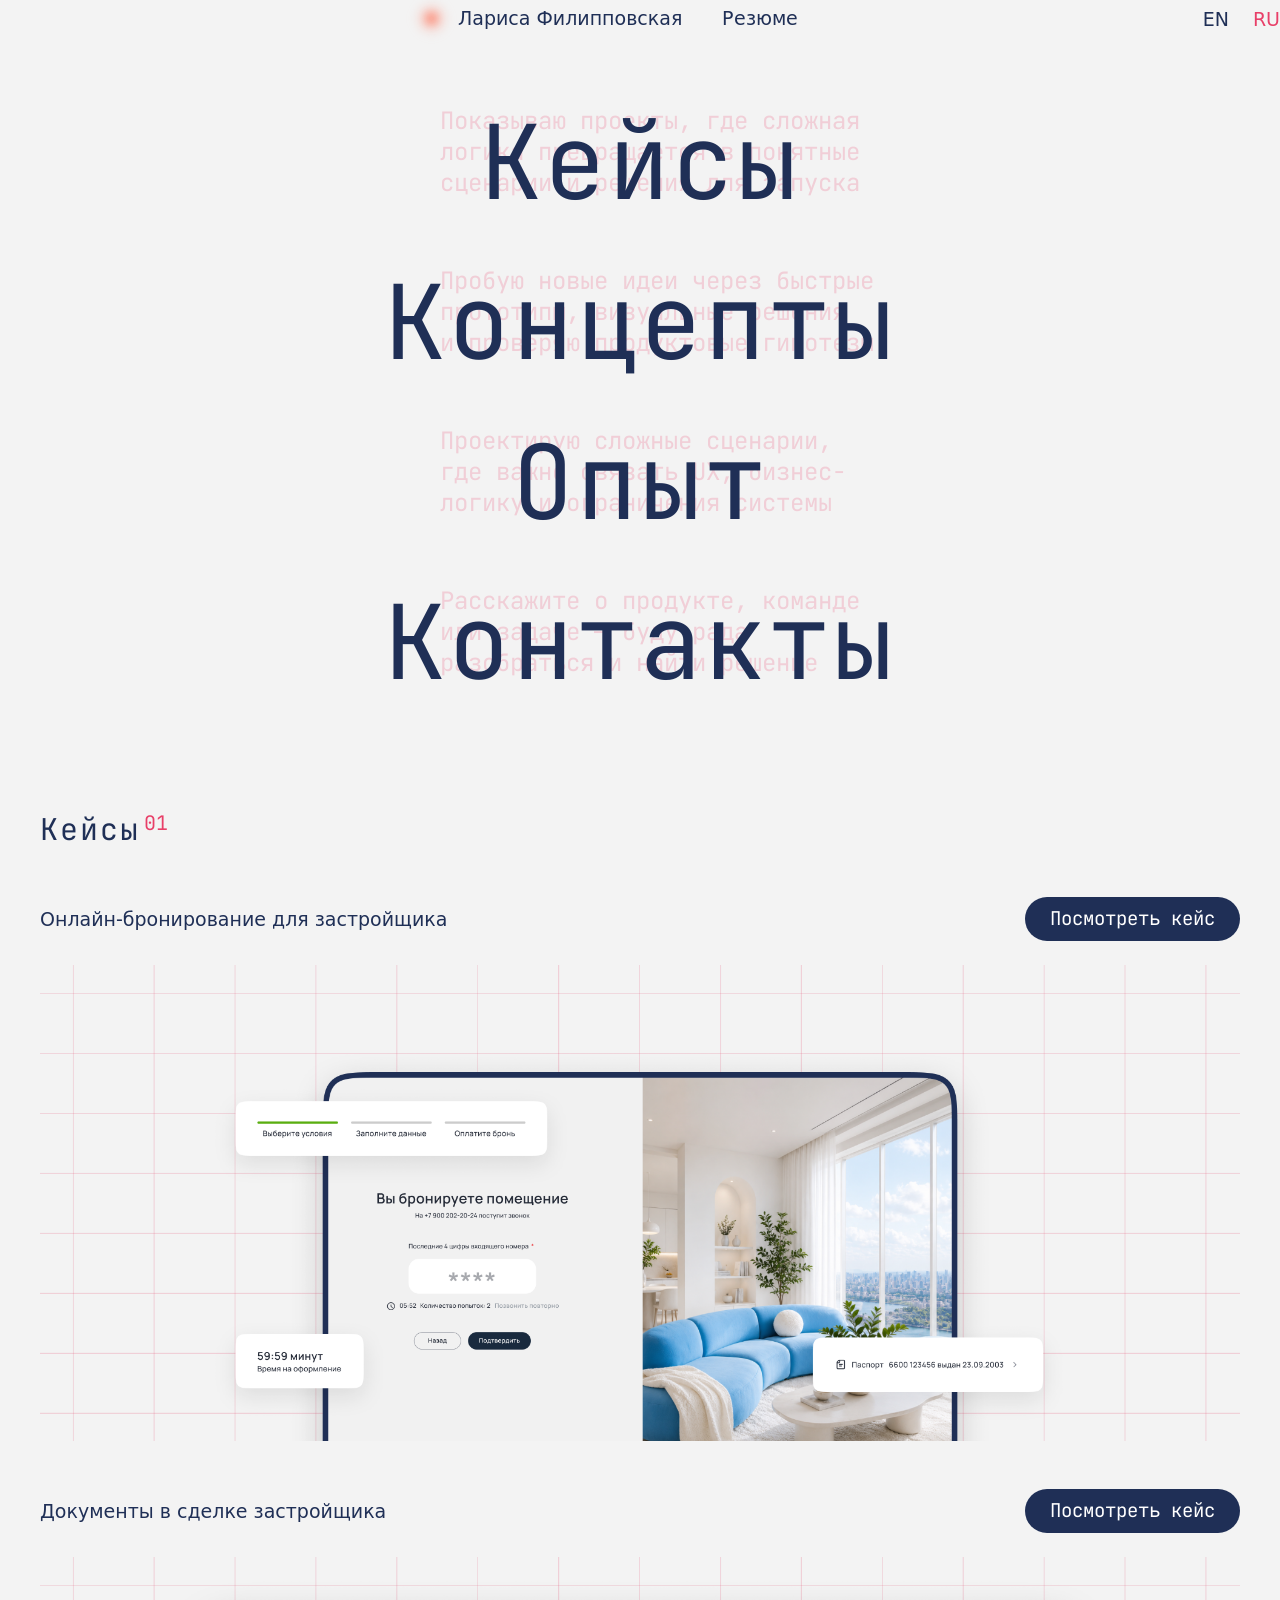
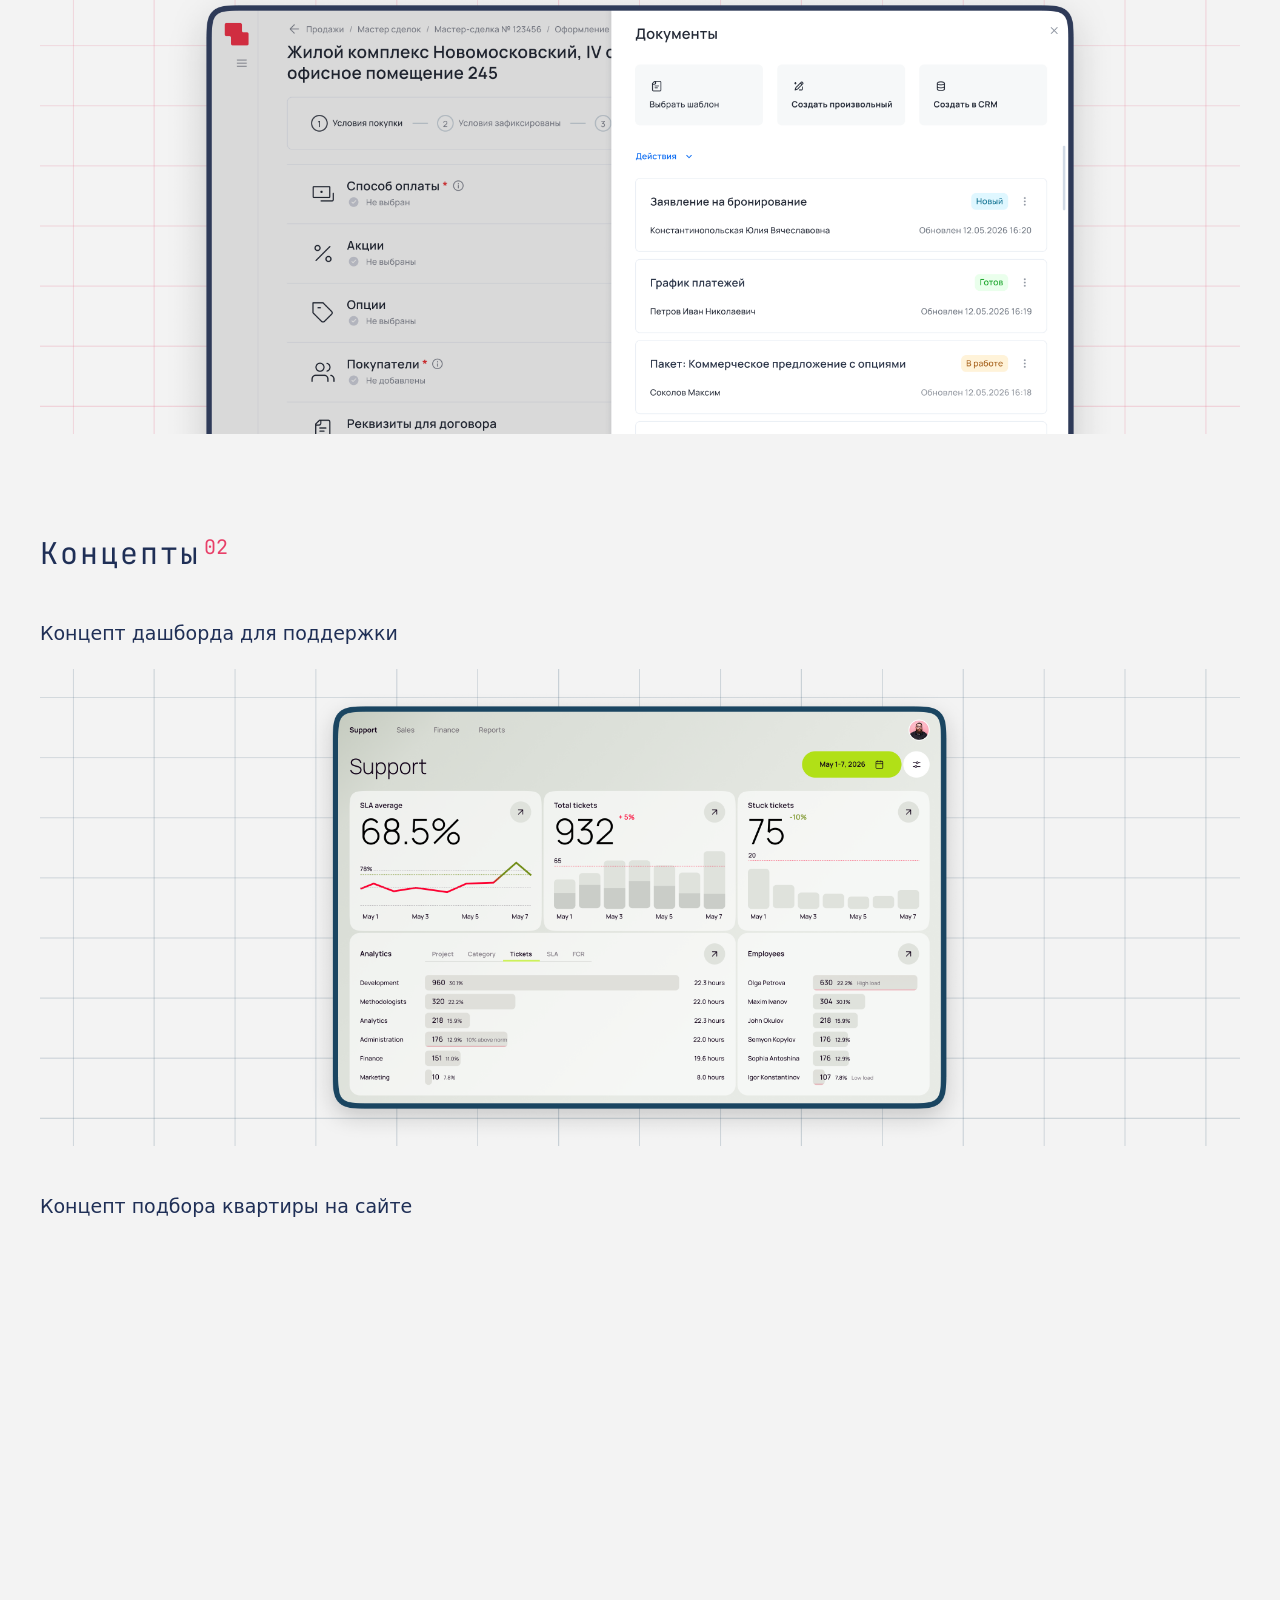
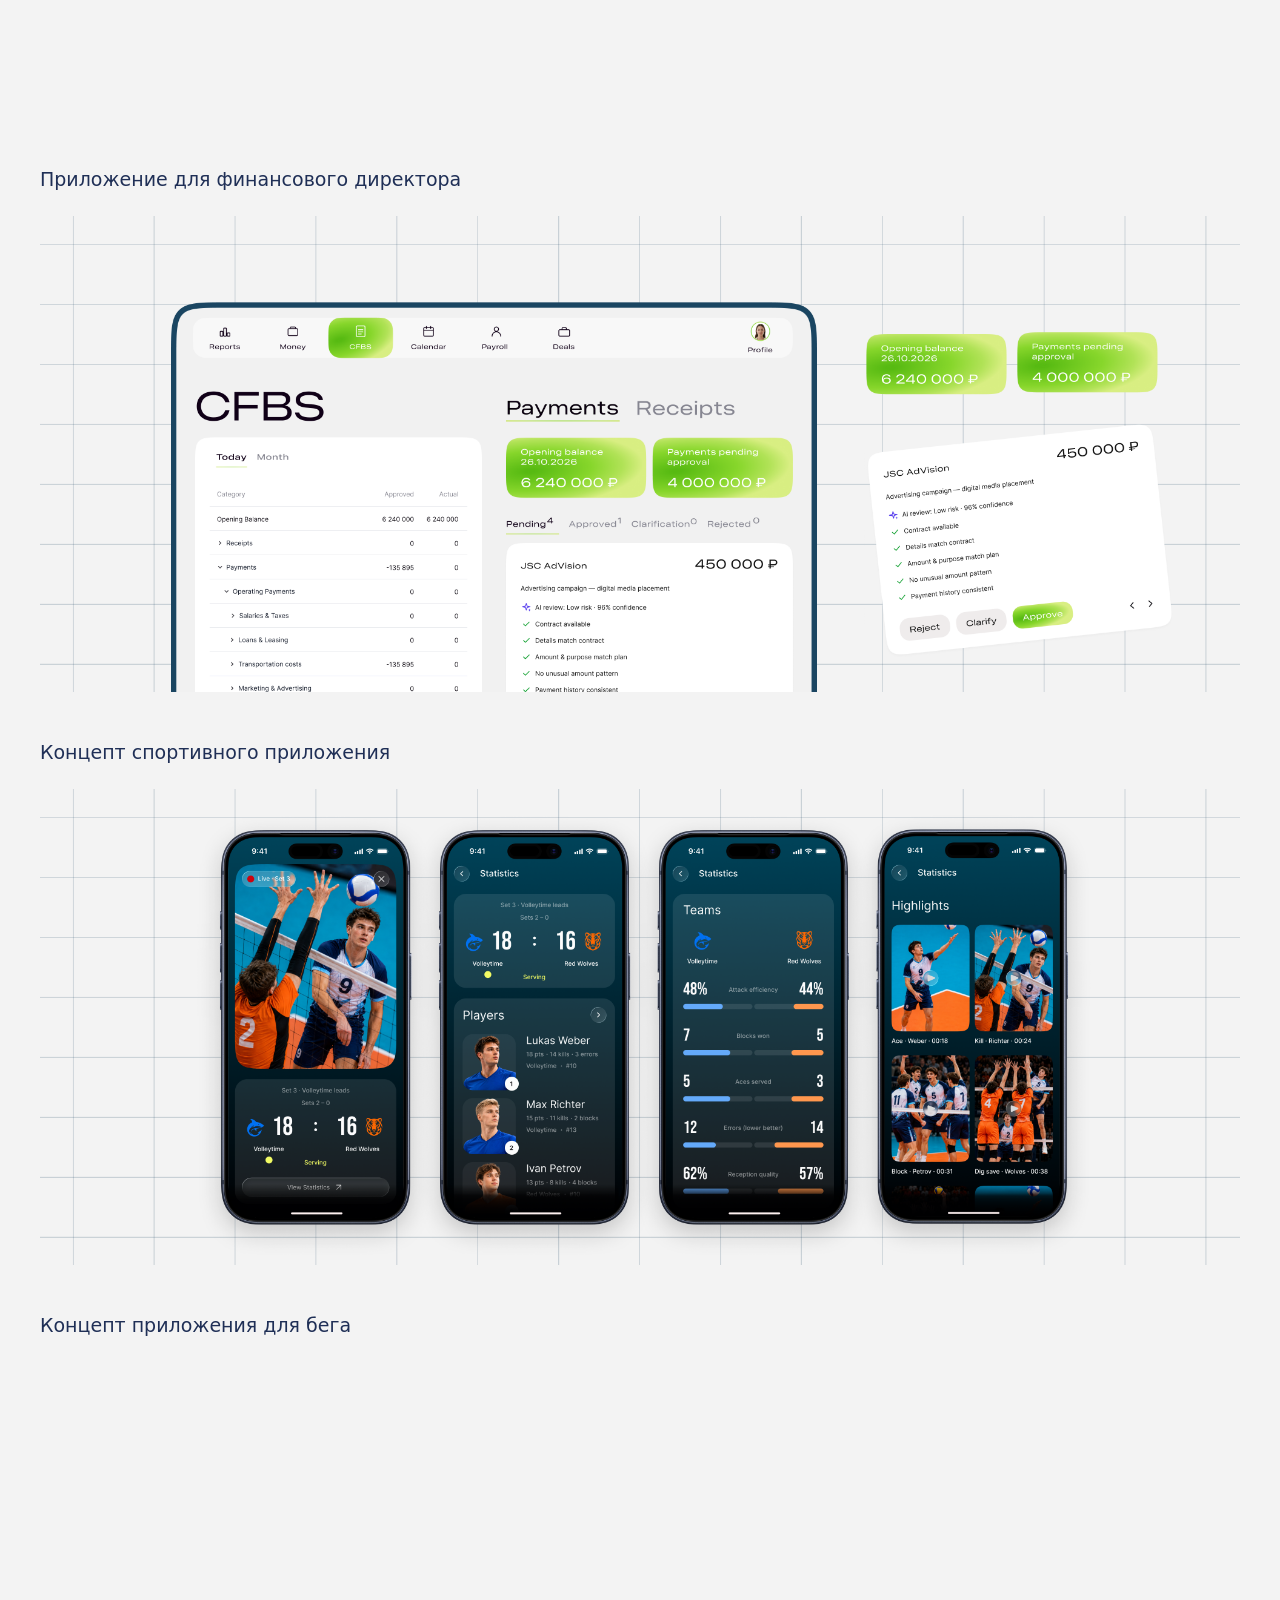
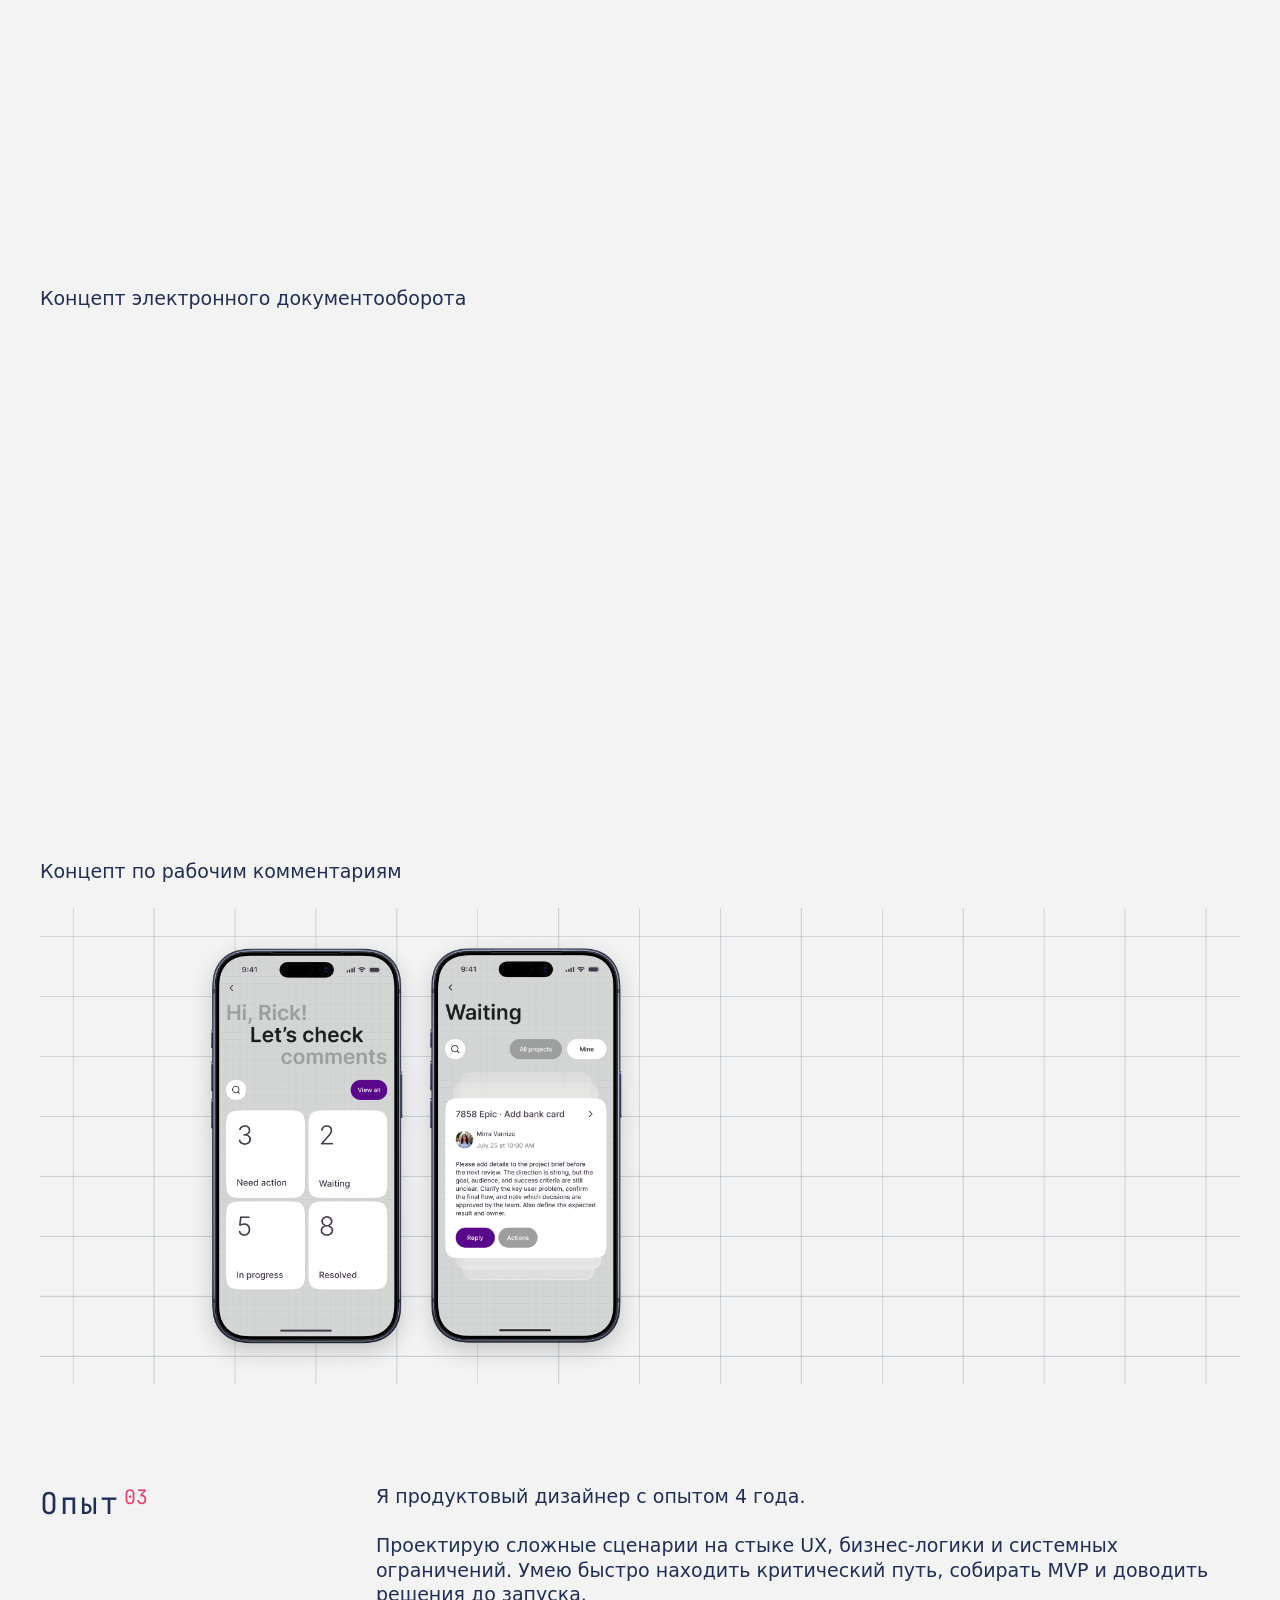
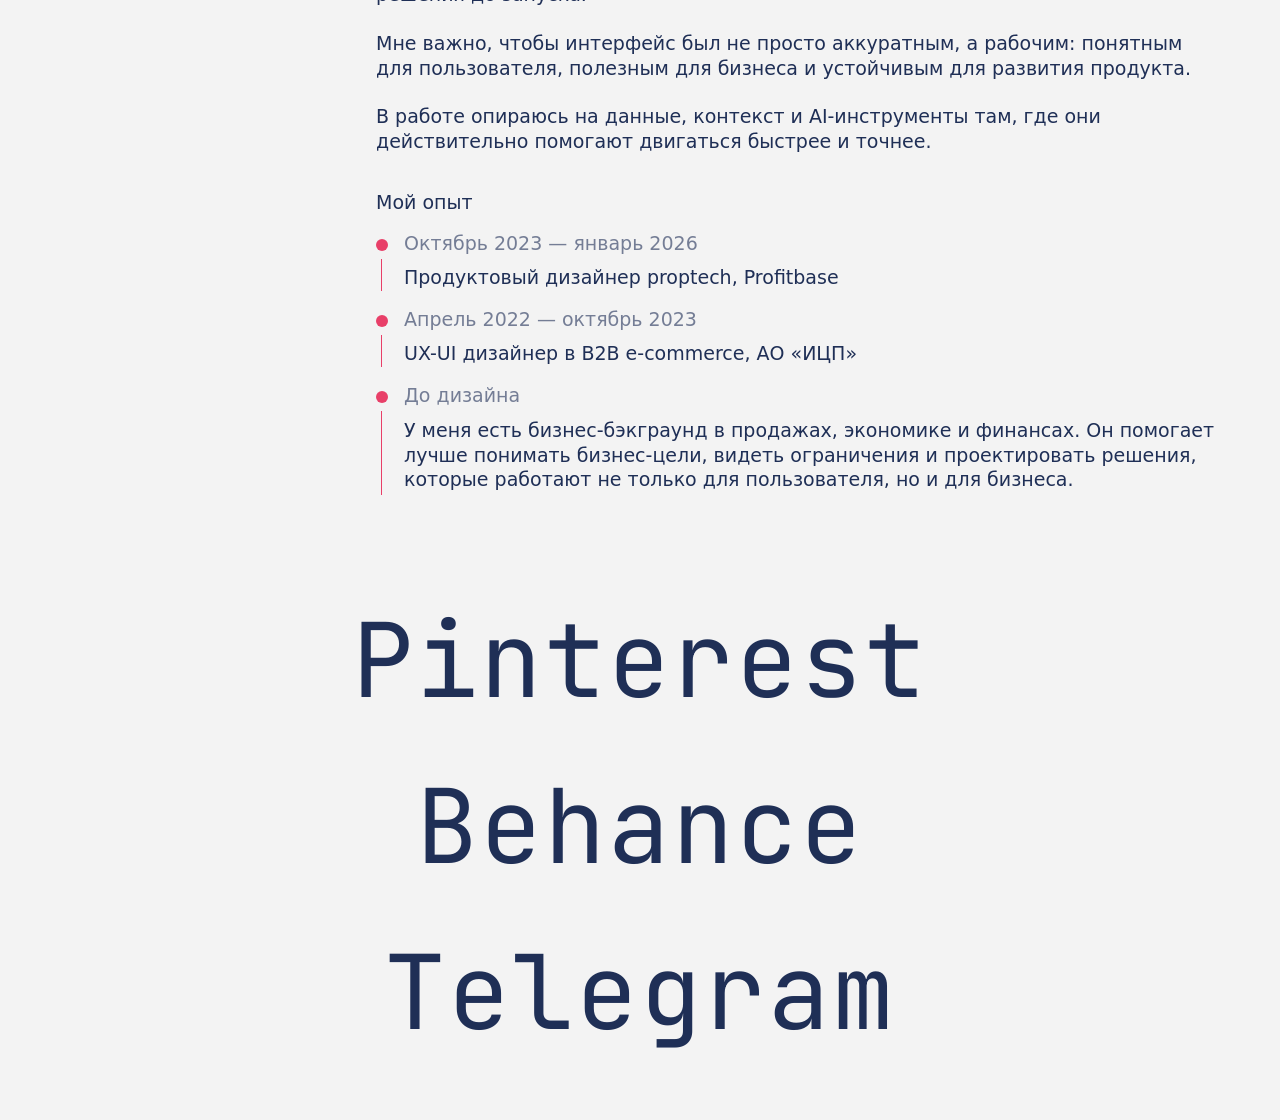
<file: index.html>
<!doctype html>
<html lang="ru">
  <head>
    <meta charset="utf-8">
    <meta name="viewport" content="width=device-width, initial-scale=1">
    <title>Лариса Филипповская — product designer</title>
    <meta name="description" content="Портфолио Ларисы Филипповской: B2B, сложные сервисы, UX-архитектура и&nbsp;продуктовые кейсы с&nbsp;фокусом на&nbsp;ясность сценариев и&nbsp;impact.">
    <meta property="og:title" content="Лариса Филипповская — product designer">
    <meta property="og:description" content="Главная страница портфолио: обо&nbsp;мне, опыт, избранные работы и&nbsp;контакты.">
    <meta property="og:type" content="website">
    <meta property="og:url" content="https://larisafildesigner-ops.github.io/portfolio-larisa/">
    <meta name="theme-color" content="#ffffff">
    <link rel="icon" href="./assets/favicon.svg" type="image/svg+xml">
    <link rel="preconnect" href="https://fonts.googleapis.com">
    <link rel="preconnect" href="https://fonts.gstatic.com" crossorigin>
    <link rel="preload" as="style" href="https://fonts.googleapis.com/css2?family=JetBrains+Mono:wght@400&display=swap" onload="this.onload=null;this.rel='stylesheet'">
    <noscript><link rel="stylesheet" href="https://fonts.googleapis.com/css2?family=JetBrains+Mono:wght@400&display=swap"></noscript>
    <link rel="stylesheet" href="./components/button.css">
    <link rel="stylesheet" href="./styles.css?v=20261016-wordmap-v18">
    <!-- Yandex.Metrika counter -->
    <script type="text/javascript">
      (function(m,e,t,r,i,k,a){
        m[i]=m[i]||function(){(m[i].a=m[i].a||[]).push(arguments)};
        m[i].l=1*new Date();
        for (var j = 0; j < document.scripts.length; j++) {if (document.scripts[j].src === r) { return; }}
        k=e.createElement(t),a=e.getElementsByTagName(t)[0],k.async=1,k.src=r,a.parentNode.insertBefore(k,a)
      })(window, document,'script','https://mc.yandex.ru/metrika/tag.js?id=108610874', 'ym');

      ym(108610874, 'init', {ssr:true, webvisor:true, clickmap:true, ecommerce:"dataLayer", referrer: document.referrer, url: location.href, accurateTrackBounce:true, trackLinks:true});
    </script>
    <!-- /Yandex.Metrika counter -->
  </head>
  <body class="page--portfolio-home page--portfolio-home-v3">
    <noscript><div><img src="https://mc.yandex.ru/watch/108610874" style="position:absolute; left:-9999px;" alt=""></div></noscript>
    <main class="portfolio-shell-v3">
      <header class="portfolio-header-v3" aria-label="Шапка сайта">
        <div class="portfolio-header-v3__identity">
          <a class="portfolio-header-v3__brand" href="./index.html" aria-label="Лариса Филипповская, главная">
            <span class="portfolio-header-v3__indicator" aria-hidden="true"></span>
            <span data-content="site.ownerName">Лариса Филипповская</span>
          </a>
          <a class="portfolio-header-v3__cv" href="./assets/larisa-filippovskaya-cv.pdf" download aria-label="Скачать резюме Ларисы Филипповской" data-content-href="site.cvHref">
            <span data-content="site.cvLabel">Резюме</span>
          </a>
        </div>
        <div class="portfolio-header-v3__right">
          <nav class="portfolio-header-v3__nav" aria-label="Основная навигация" data-content-nav>
            <a href="#works">Кейсы</a>
            <a href="#about">Обо&nbsp;мне</a>
            <a href="#contact">Контакты</a>
          </nav>
          <div class="portfolio-language-switcher" aria-label="Язык сайта">
            <a href="?lang=en" data-locale-switch="en">EN</a>
            <a href="?lang=ru" data-locale-switch="ru">RU</a>
          </div>
        </div>
      </header>

      <template id="portfolio-nav-item-template">
        <a href="#"></a>
      </template>

      <template id="portfolio-work-card-template">
        <div class="project-card-v3">
          <div class="project-card-v3__content">
            <div class="project-card-v3__text">
              <a class="project-card-v3__title-link" href="#">
                <h3 class="project-card-v3__title"></h3>
              </a>
            </div>
            <div class="project-card-v3__actions">
              <a class="portfolio-button portfolio-button--primary project-card-v3__cta" href="#">Посмотреть кейс</a>
            </div>
          </div>
          <a class="project-card-v3__media" href="#">
            <img
              src=""
              alt=""
              width="0"
              height="0"
              loading="lazy"
              decoding="async"
            >
          </a>
        </div>
      </template>

      <template id="portfolio-contact-item-template">
        <a href="#"></a>
      </template>

      <template id="portfolio-experience-item-template">
        <li class="experience-v3__item">
          <div class="experience-v3__marker" aria-hidden="true"></div>
          <div class="experience-v3__entry">
            <p class="experience-v3__period"></p>
            <p class="experience-v3__role"></p>
          </div>
        </li>
      </template>

      <template id="portfolio-about-paragraph-template">
        <p></p>
      </template>

      <section class="portfolio-main-v3" aria-labelledby="hero-title">
        <div class="portfolio-hero-v3">
          <h1 class="portfolio-hero-v3__title" id="hero-title" data-content="hero.title">
            Лариса Филипповская — продуктовый дизайнер
          </h1>
          <nav class="portfolio-word-map" aria-label="Быстрые разделы портфолио">
            <div class="portfolio-word-map__group portfolio-word-map__group--cases">
              <p class="portfolio-word-map__note" aria-hidden="true">
                <span>Показываю проекты, где&nbsp;сложная</span>
                <span>логика превращается в понятные</span>
                <span>сценарии и&nbsp;решения для&nbsp;запуска</span>
              </p>
              <a class="portfolio-word-map__item" href="#works">Кейсы</a>
            </div>
            <div class="portfolio-word-map__group portfolio-word-map__group--concepts">
              <p class="portfolio-word-map__note" aria-hidden="true">
                <span>Пробую новые идеи через&nbsp;быстрые</span>
                <span>прототипы, визуальные решения</span>
                <span>и&nbsp;проверяю продуктовые гипотезы</span>
              </p>
              <a class="portfolio-word-map__item" href="#concepts">Концепты</a>
            </div>
            <div class="portfolio-word-map__group portfolio-word-map__group--experience">
              <p class="portfolio-word-map__note" aria-hidden="true">
                <span>Проектирую сложные сценарии,</span>
                <span>где&nbsp;важно связать UX, бизнес-</span>
                <span>логику и&nbsp;ограничения системы</span>
              </p>
              <a class="portfolio-word-map__item" href="#about">Опыт</a>
            </div>
            <div class="portfolio-word-map__group portfolio-word-map__group--contacts">
              <p class="portfolio-word-map__note" aria-hidden="true">
                <span>Расскажите о&nbsp;продукте, команде</span>
                <span>или&nbsp;задаче — буду рада</span>
                <span>разобраться и&nbsp;найти решение</span>
              </p>
              <a class="portfolio-word-map__item" href="#contact">Контакты</a>
            </div>
          </nav>
        </div>
      </section>

      <div class="portfolio-content-v3">
        <section class="portfolio-section-v3 reveal" id="about" aria-labelledby="about-title">
          <div class="portfolio-section-v3__title">
            <h2 class="portfolio-h3-v3" id="about-title"><span data-content="about.title">Опыт</span> <span class="portfolio-h3-v3__index">03</span></h2>
          </div>
          <div class="portfolio-section-v3__content">
            <div class="portfolio-copy-v3" data-content-about>
              <p>Я&nbsp;продуктовый дизайнер с&nbsp;опытом 4&nbsp;года.</p>
              <p>Проектирую сложные сценарии на&nbsp;стыке UX, бизнес-логики и&nbsp;системных ограничений. Умею быстро находить критический путь, собирать MVP и&nbsp;доводить решения до&nbsp;запуска.</p>
              <p>Мне важно, чтобы интерфейс был не&nbsp;просто аккуратным, а&nbsp;рабочим: понятным для&nbsp;пользователя, полезным для&nbsp;бизнеса и&nbsp;устойчивым для&nbsp;развития продукта.</p>
              <p>В&nbsp;работе опираюсь на&nbsp;данные, контекст и&nbsp;AI-инструменты там, где&nbsp;они действительно помогают двигаться быстрее и&nbsp;точнее.</p>
            </div>

            <section class="experience-v3" aria-labelledby="experience-title">
              <h3 class="experience-v3__title" id="experience-title" data-content="experience.title">Мой опыт</h3>
              <ol class="experience-v3__list" data-content-experience>
                <li class="experience-v3__item">
                  <div class="experience-v3__marker" aria-hidden="true"></div>
                  <div class="experience-v3__entry">
                    <p class="experience-v3__period">октябрь 2023 — январь 2026</p>
                    <p class="experience-v3__role">Продуктовый дизайнер proptech, Profitbase</p>
                  </div>
                </li>
                <li class="experience-v3__item experience-v3__item--short">
                  <div class="experience-v3__marker" aria-hidden="true"></div>
                  <div class="experience-v3__entry">
                    <p class="experience-v3__period">апрель 2022 — октябрь 2023</p>
                    <p class="experience-v3__role">UX-UI дизайнер в&nbsp;B2B e-commerce, АО&nbsp;«ИЦП»</p>
                  </div>
                </li>
                <li class="experience-v3__item experience-v3__item--long">
                  <div class="experience-v3__marker" aria-hidden="true"></div>
                  <div class="experience-v3__entry">
                    <p class="experience-v3__period">опыт до&nbsp;дизайна</p>
                    <p class="experience-v3__role">
                      У&nbsp;меня есть бизнес-бэкграунд в&nbsp;продажах, экономике и&nbsp;финансах. Он&nbsp;помогает мне лучше понимать бизнес-цели, видеть операционные ограничения и&nbsp;проектировать решения, которые работают не&nbsp;только для&nbsp;пользователя, но&nbsp;и&nbsp;для&nbsp;команды и&nbsp;компании.
                    </p>
                  </div>
                </li>
              </ol>
            </section>
          </div>
        </section>

        <section class="works-v3 reveal" id="works" aria-labelledby="works-title">
          <h2 class="portfolio-h3-v3" id="works-title"><span data-content="works.title">Кейсы</span> <span class="portfolio-h3-v3__index">01</span></h2>
          <div class="works-v3__grid" data-content-works>
            <div class="project-card-v3">
              <div class="project-card-v3__content">
                <div class="project-card-v3__text">
                  <a class="project-card-v3__title-link" href="./work/paid-booking/index.html">
                    <h3 class="project-card-v3__title">Онлайн-бронирование для&nbsp;застройщика</h3>
                  </a>
                </div>
                <div class="project-card-v3__actions">
                  <div class="project-card-v3__chips" aria-label="Теги кейса">
                    <span class="project-card-v3__chip">B2B</span>
                    <span class="project-card-v3__chip">B2C</span>
                  </div>
                  <a class="portfolio-button portfolio-button--primary project-card-v3__cta" href="./work/paid-booking/index.html" data-mobile-label="Посмотреть">Посмотреть кейс</a>
                </div>
              </div>
              <a class="project-card-v3__media" href="./work/paid-booking/index.html" aria-label="Открыть кейс Онлайн-бронирование для&nbsp;застройщика">
                <img
                  src="./assets/work-card-booking-v3.png?v=20261015-card"
                  sizes="(max-width: 719px) calc(100vw - 40px), (max-width: 1023px) calc(100vw - 48px), (max-width: 1439px) calc(100vw - 80px), 1320px"
                  alt="Превью кейса Онлайн-бронирование для&nbsp;застройщика"
                  width="3960"
                  height="1572"
                  loading="lazy"
                  decoding="async"
                >
              </a>
            </div>

            <div class="project-card-v3">
              <div class="project-card-v3__content">
                <div class="project-card-v3__text">
                  <a class="project-card-v3__title-link" href="./work/documents-in-deal/index.html">
                    <h3 class="project-card-v3__title">Документы в&nbsp;сделке застройщика</h3>
                  </a>
                </div>
                <div class="project-card-v3__actions">
                  <div class="project-card-v3__chips" aria-label="Теги кейса">
                    <span class="project-card-v3__chip">B2B</span>
                  </div>
                  <a class="portfolio-button portfolio-button--primary project-card-v3__cta" href="./work/documents-in-deal/index.html" data-mobile-label="Посмотреть">Посмотреть кейс</a>
                </div>
              </div>
              <a class="project-card-v3__media" href="./work/documents-in-deal/index.html" aria-label="Открыть кейс Документы в&nbsp;сделке застройщика">
                <img
                  src="./assets/work-card-documents-v3.png?v=20261015-card"
                  sizes="(max-width: 719px) calc(100vw - 40px), (max-width: 1023px) calc(100vw - 48px), (max-width: 1439px) calc(100vw - 80px), 1320px"
                  alt="Превью кейса Документы в&nbsp;сделке застройщика"
                  width="3960"
                  height="1572"
                  loading="lazy"
                  decoding="async"
                >
              </a>
            </div>

            <div class="project-card-v3 project-card-v3--static">
              <div class="project-card-v3__content">
                <div class="project-card-v3__text">
                  <h3 class="project-card-v3__title">Концепт подбора квартиры на&nbsp;сайте</h3>
                </div>
                <div class="project-card-v3__actions">
                  <div class="project-card-v3__chips" aria-label="Теги кейса">
                    <span class="project-card-v3__chip">B2C</span>
                    <span class="project-card-v3__chip project-card-v3__chip--concept">Концепт</span>
                  </div>
                </div>
              </div>
              <div class="project-card-v3__media">
                <img
                  src="./assets/concept-card-residential-v3.png?v=20261015-residential-v3"
                  sizes="(max-width: 719px) calc(100vw - 40px), (max-width: 1023px) calc(100vw - 48px), (max-width: 1439px) calc(100vw - 80px), 1320px"
                  alt="Превью концепта подбора квартиры на&nbsp;сайте"
                  width="3960"
                  height="1572"
                  loading="lazy"
                  decoding="async"
                >
              </div>
            </div>

            <div class="project-card-v3 project-card-v3--static">
              <div class="project-card-v3__content">
                <div class="project-card-v3__text">
                  <h3 class="project-card-v3__title">Концепт дашборда для&nbsp;поддержки</h3>
                </div>
                <div class="project-card-v3__actions">
                  <div class="project-card-v3__chips" aria-label="Теги кейса">
                    <span class="project-card-v3__chip">B2B</span>
                    <span class="project-card-v3__chip project-card-v3__chip--concept">Концепт</span>
                  </div>
                </div>
              </div>
              <div class="project-card-v3__media">
                <img
                  src="./assets/concept-card-support-v2.png"
                  sizes="(max-width: 719px) calc(100vw - 40px), (max-width: 1023px) calc(100vw - 48px), (max-width: 1439px) calc(100vw - 80px), 1320px"
                  alt="Превью кейса Концепт дашборда для&nbsp;поддержки"
                  width="3960"
                  height="1572"
                  loading="lazy"
                  decoding="async"
                >
              </div>
            </div>

            <div class="project-card-v3 project-card-v3--static">
              <div class="project-card-v3__content">
                <div class="project-card-v3__text">
                  <h3 class="project-card-v3__title">Концепт спортивного приложения</h3>
                </div>
                <div class="project-card-v3__actions">
                  <div class="project-card-v3__chips" aria-label="Теги кейса">
                    <span class="project-card-v3__chip">B2C</span>
                    <span class="project-card-v3__chip project-card-v3__chip--concept">Концепт</span>
                  </div>
                </div>
              </div>
              <div class="project-card-v3__media">
                <img
                  src="./assets/concept-card-volleyball-v4.png?v=20261015-concepts-v4"
                  sizes="(max-width: 719px) calc(100vw - 40px), (max-width: 1023px) calc(100vw - 48px), (max-width: 1439px) calc(100vw - 80px), 1320px"
                  alt="Превью концепта спортивного приложения"
                  width="3960"
                  height="1572"
                  loading="lazy"
                  decoding="async"
                >
              </div>
            </div>
          </div>
        </section>

        <footer class="contacts-v3 reveal" id="contact">
          <address class="contacts-v3__links" data-content-contacts>
            <a href="https://pin.it/4gAYWKzBb" target="_blank" rel="noreferrer">Pinterest</a>
            <a href="https://www.behance.net/6451c714" target="_blank" rel="noreferrer">Behance</a>
            <a href="https://t.me/LaChaika" target="_blank" rel="noreferrer">Telegram</a>
          </address>
        </footer>
      </div>
    </main>

    <script src="./content/site-content.js?v=20261016-en-v7"></script>
    <script src="./script.js?v=20261015-document-flow"></script>
  </body>
</html>
</file>
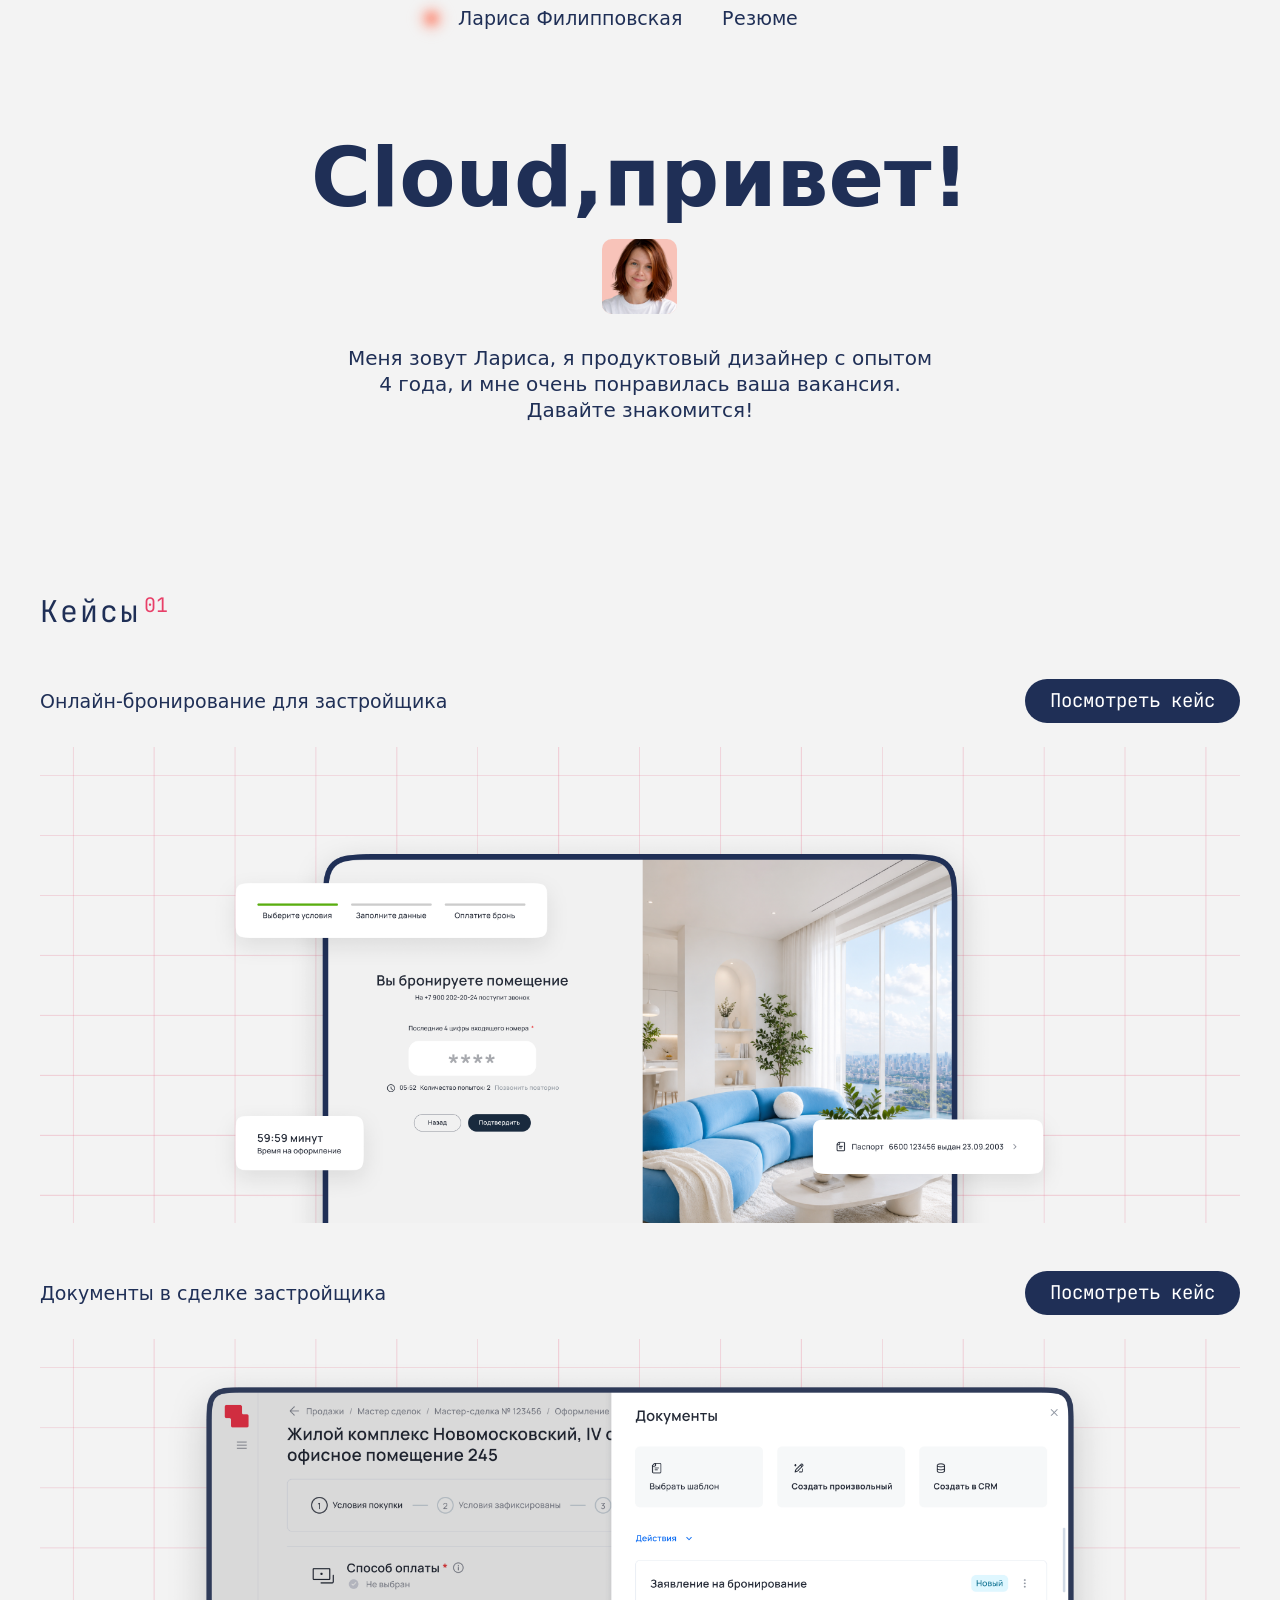
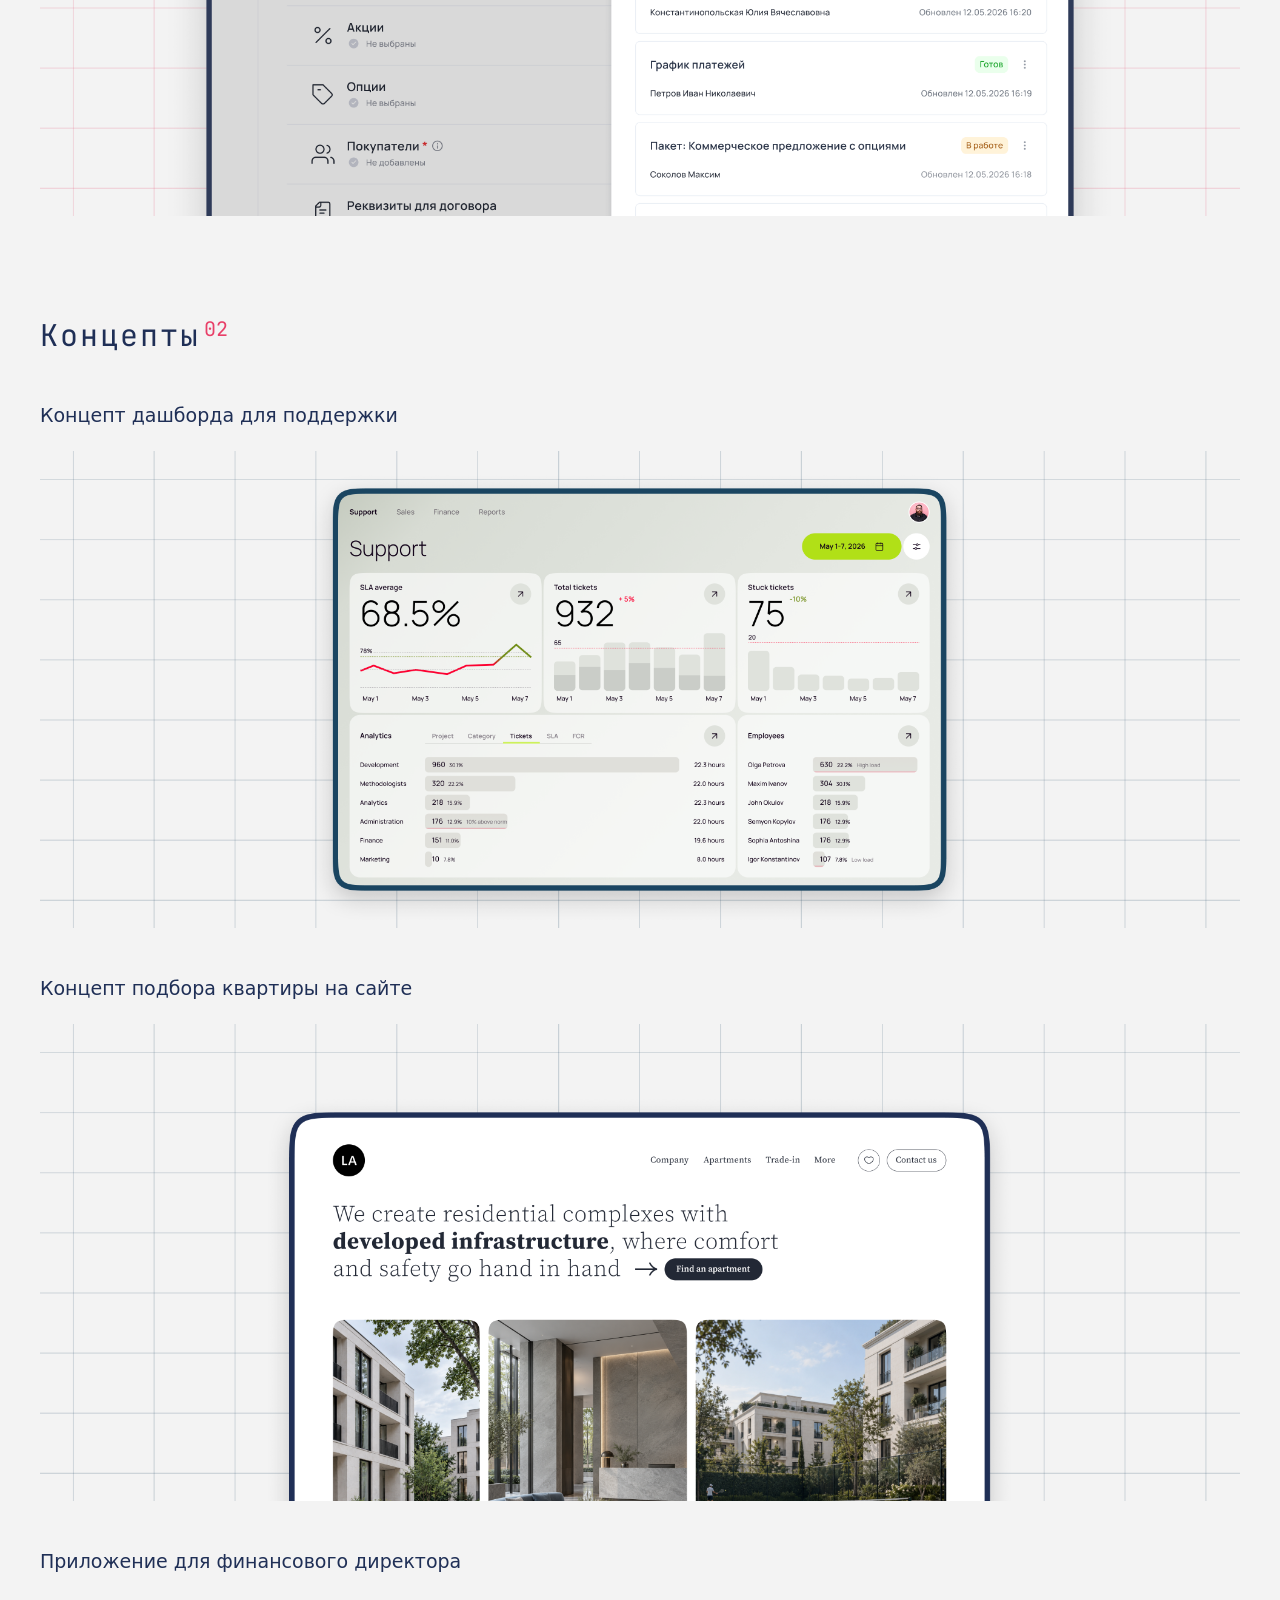
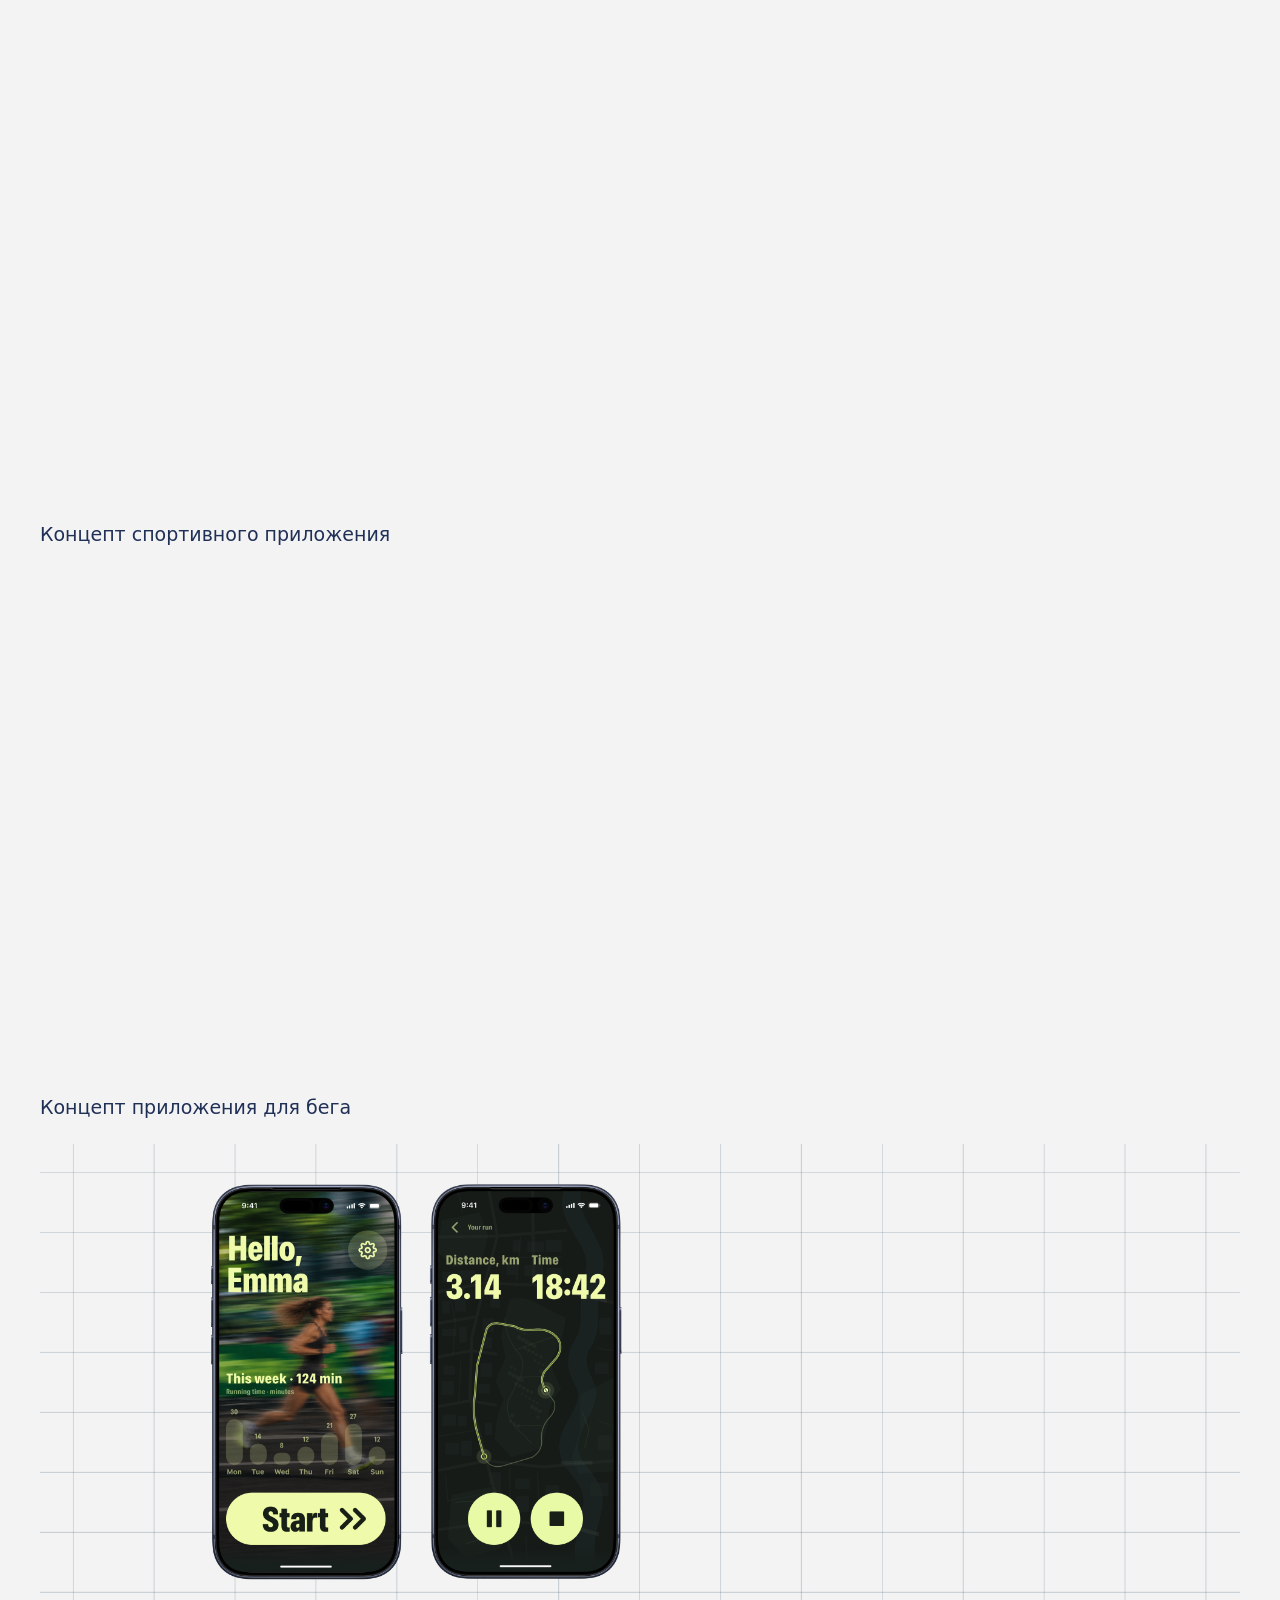
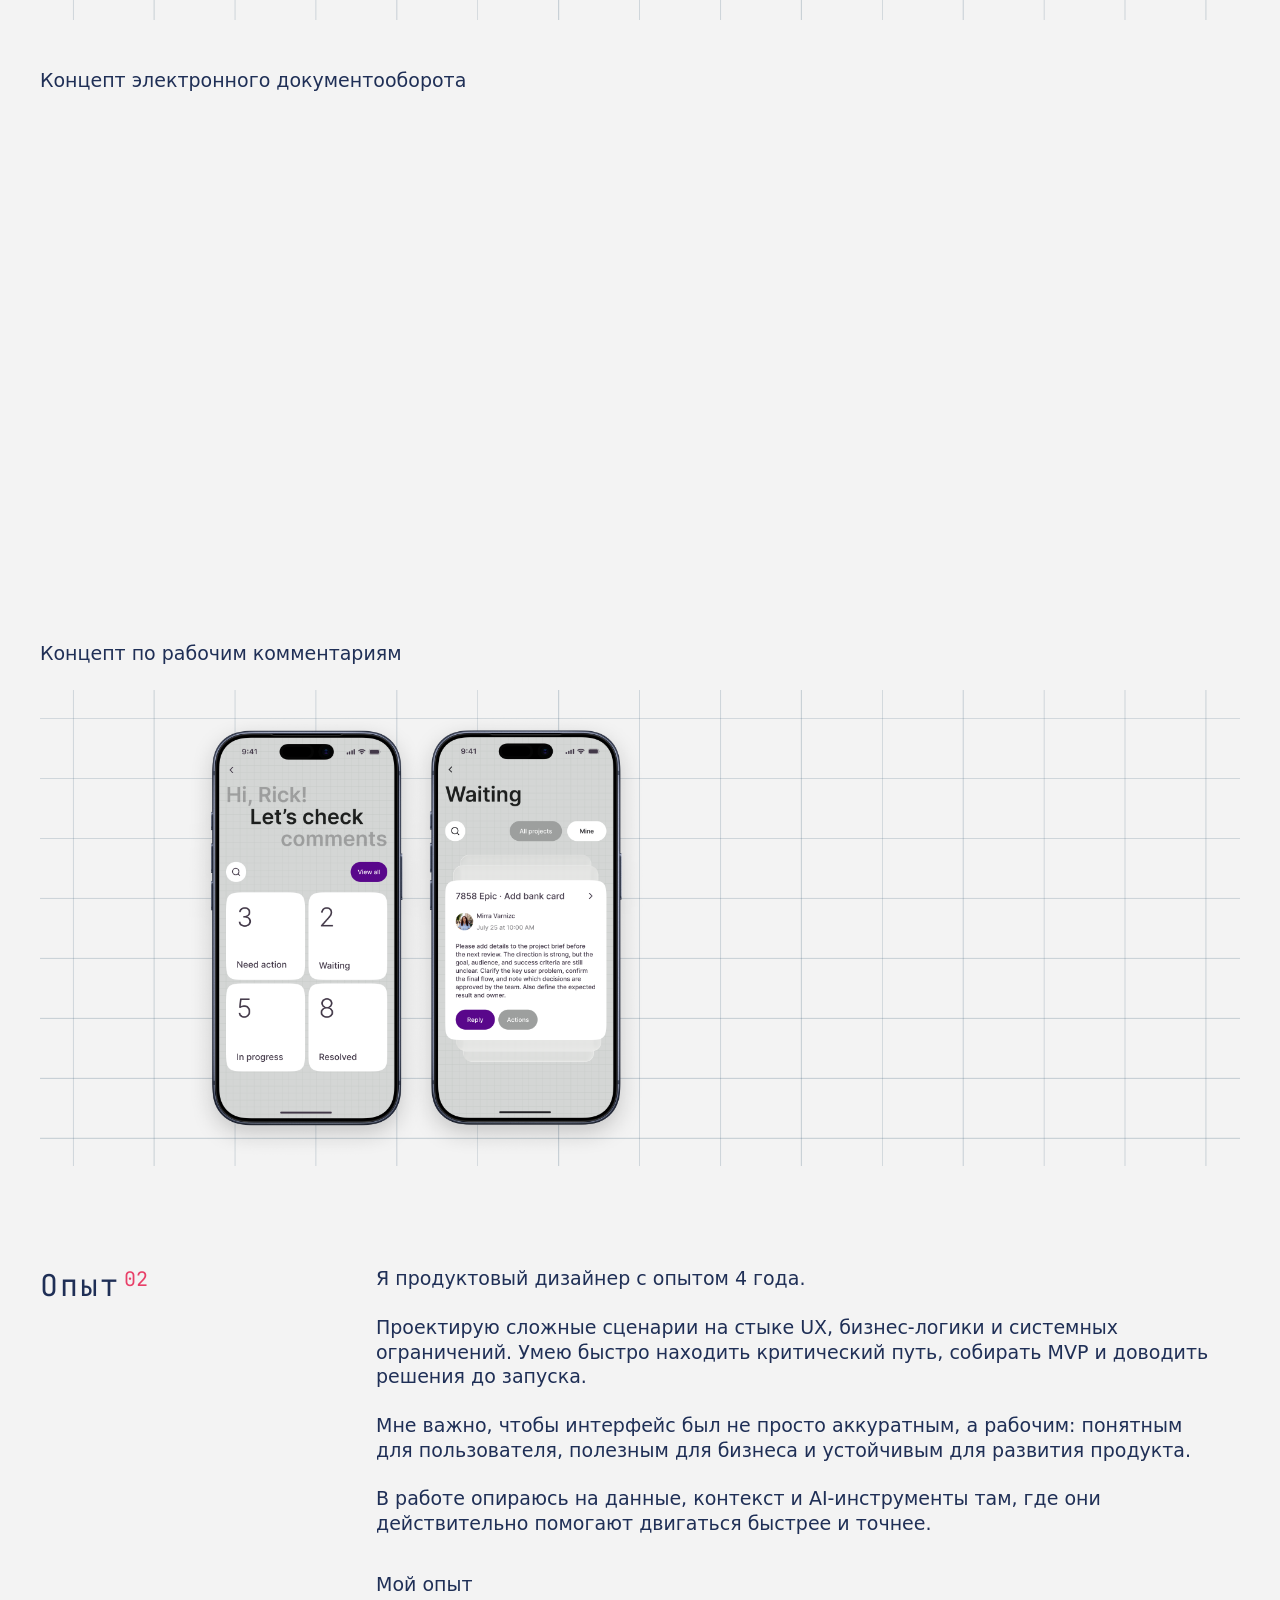
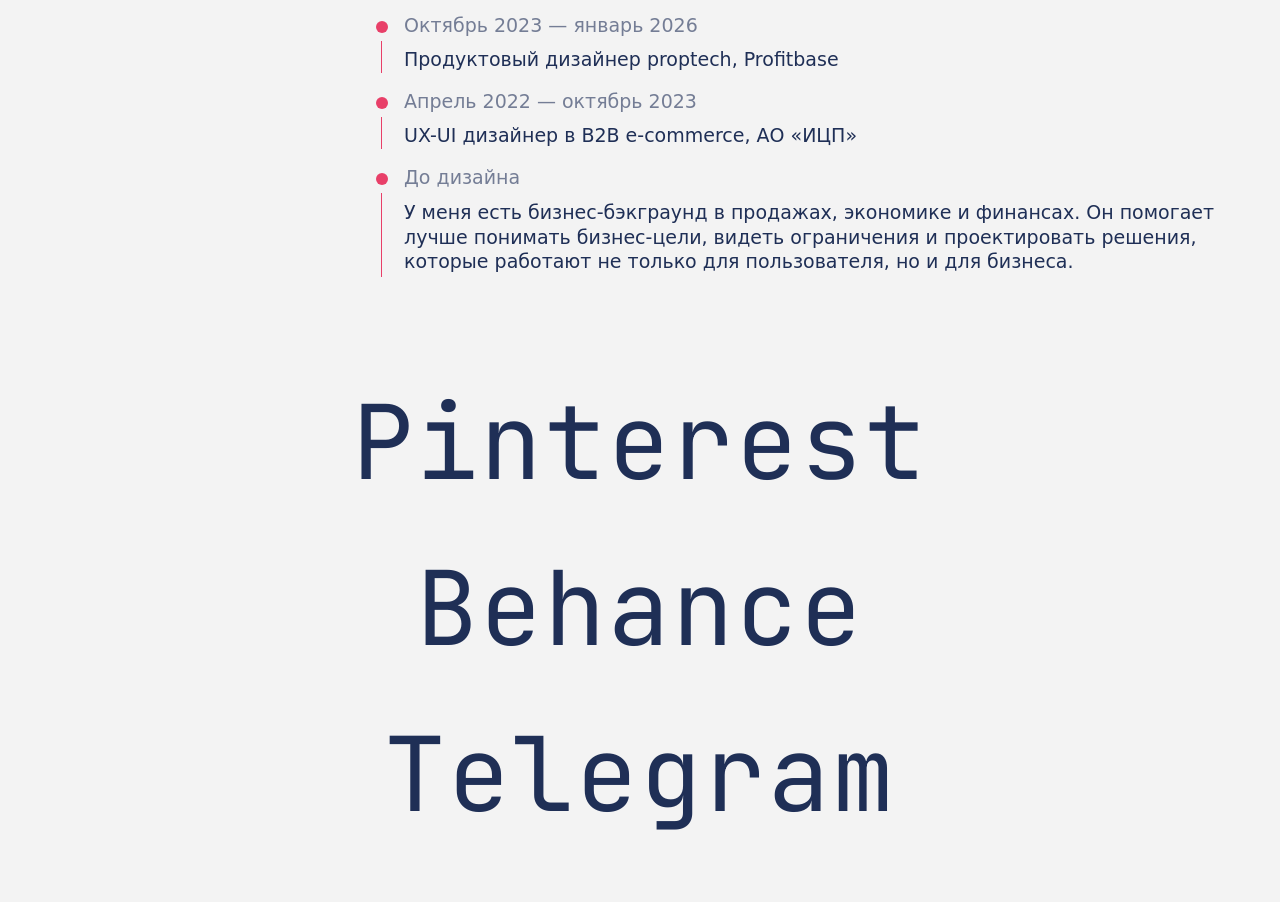
<file: cloud.html>
<!doctype html>
<html lang="ru">
  <head>
    <meta charset="utf-8">
    <meta name="viewport" content="width=device-width, initial-scale=1">
    <title>Cloud, привет! — Лариса Филипповская</title>
    <meta name="description" content="Специальная версия портфолио Ларисы Филипповской для Cloud.">
    <meta property="og:title" content="Cloud, привет! — Лариса Филипповская">
    <meta property="og:description" content="Специальная версия портфолио Ларисы Филипповской для Cloud.">
    <meta property="og:type" content="website">
    <meta property="og:url" content="https://larisafildesigner-ops.github.io/portfolio-larisa/">
    <meta name="theme-color" content="#ffffff">
    <link rel="icon" href="./assets/favicon.svg" type="image/svg+xml">
    <link rel="preconnect" href="https://fonts.googleapis.com">
    <link rel="preconnect" href="https://fonts.gstatic.com" crossorigin>
    <link rel="preload" as="style" href="https://fonts.googleapis.com/css2?family=JetBrains+Mono:wght@400;700&display=swap" onload="this.onload=null;this.rel='stylesheet'">
    <noscript><link rel="stylesheet" href="https://fonts.googleapis.com/css2?family=JetBrains+Mono:wght@400;700&display=swap"></noscript>
    <link rel="stylesheet" href="./components/button.css">
    <link rel="stylesheet" href="./styles.css?v=20261016-wordmap-v18">
    <!-- Yandex.Metrika counter -->
    <script type="text/javascript">
      (function(m,e,t,r,i,k,a){
        m[i]=m[i]||function(){(m[i].a=m[i].a||[]).push(arguments)};
        m[i].l=1*new Date();
        for (var j = 0; j < document.scripts.length; j++) {if (document.scripts[j].src === r) { return; }}
        k=e.createElement(t),a=e.getElementsByTagName(t)[0],k.async=1,k.src=r,a.parentNode.insertBefore(k,a)
      })(window, document,'script','https://mc.yandex.ru/metrika/tag.js?id=108610874', 'ym');

      ym(108610874, 'init', {ssr:true, webvisor:true, clickmap:true, ecommerce:"dataLayer", referrer: document.referrer, url: location.href, accurateTrackBounce:true, trackLinks:true});
    </script>
    <!-- /Yandex.Metrika counter -->
  </head>
  <body class="page--portfolio-home page--portfolio-home-v3 page--special-cloud">
    <noscript><div><img src="https://mc.yandex.ru/watch/108610874" style="position:absolute; left:-9999px;" alt=""></div></noscript>
    <main class="portfolio-shell-v3">
      <header class="portfolio-header-v3" aria-label="Шапка сайта">
        <div class="portfolio-header-v3__identity">
          <a class="portfolio-header-v3__brand" href="./cloud.html" aria-label="Лариса Филипповская, главная">
            <span class="portfolio-header-v3__indicator" aria-hidden="true"></span>
            <span data-content="site.ownerName">Лариса Филипповская</span>
          </a>
          <a class="portfolio-header-v3__cv" href="./assets/larisa-filippovskaya-cv.pdf" download aria-label="Скачать резюме Ларисы Филипповской" data-content-href="site.cvHref">
            <span data-content="site.cvLabel">Резюме</span>
          </a>
        </div>
        <nav class="portfolio-header-v3__nav" aria-label="Основная навигация" data-content-nav>
          <a href="#works">Кейсы</a>
          <a href="#about">Обо&nbsp;мне</a>
          <a href="#contact">Контакты</a>
        </nav>
      </header>

      <template id="portfolio-nav-item-template">
        <a href="#"></a>
      </template>

      <template id="portfolio-work-card-template">
        <div class="project-card-v3">
          <div class="project-card-v3__content">
            <div class="project-card-v3__text">
              <a class="project-card-v3__title-link" href="#">
                <h3 class="project-card-v3__title"></h3>
              </a>
            </div>
            <div class="project-card-v3__actions">
              <div class="project-card-v3__chips"></div>
              <a class="portfolio-button portfolio-button--primary project-card-v3__cta" href="#">Посмотреть кейс</a>
            </div>
          </div>
          <a class="project-card-v3__media" href="#">
            <img
              src=""
              alt=""
              width="0"
              height="0"
              loading="lazy"
              decoding="async"
            >
          </a>
        </div>
      </template>

      <template id="portfolio-contact-item-template">
        <a href="#"></a>
      </template>

      <template id="portfolio-experience-item-template">
        <li class="experience-v3__item">
          <div class="experience-v3__marker" aria-hidden="true"></div>
          <div class="experience-v3__entry">
            <p class="experience-v3__period"></p>
            <p class="experience-v3__role"></p>
          </div>
        </li>
      </template>

      <template id="portfolio-about-paragraph-template">
        <p></p>
      </template>

      <section class="portfolio-main-v3" aria-labelledby="hero-title">
        <div class="portfolio-hero-v3">
          <div class="portfolio-hero-v3__canvas">
            <svg
              class="portfolio-hero-v3__grid"
              viewBox="0 0 1240 566"
              aria-hidden="true"
              focusable="false"
            >
              <g class="portfolio-hero-v3__grid-group portfolio-hero-v3__grid-group--top">
                <line x1="60" y1="70" x2="1180" y2="70" pathLength="100"></line>
                <line x1="60" y1="155.2" x2="1180" y2="155.2" pathLength="100"></line>
              </g>
              <g class="portfolio-hero-v3__grid-group portfolio-hero-v3__grid-group--middle">
                <line x1="60" y1="240.4" x2="1180" y2="240.4" pathLength="100"></line>
                <line x1="60" y1="325.6" x2="1180" y2="325.6" pathLength="100"></line>
              </g>
              <g class="portfolio-hero-v3__grid-group portfolio-hero-v3__grid-group--bottom">
                <line x1="60" y1="410.8" x2="1180" y2="410.8" pathLength="100"></line>
                <line x1="60" y1="496" x2="1180" y2="496" pathLength="100"></line>
              </g>
              <g class="portfolio-hero-v3__grid-group portfolio-hero-v3__grid-group--verticals">
                <line x1="60" y1="70" x2="60" y2="496" pathLength="100"></line>
                <line x1="134.67" y1="70" x2="134.67" y2="496" pathLength="100"></line>
                <line x1="209.33" y1="70" x2="209.33" y2="496" pathLength="100"></line>
                <line x1="284" y1="70" x2="284" y2="496" pathLength="100"></line>
                <line x1="358.67" y1="70" x2="358.67" y2="496" pathLength="100"></line>
                <line x1="433.33" y1="70" x2="433.33" y2="496" pathLength="100"></line>
                <line x1="508" y1="70" x2="508" y2="496" pathLength="100"></line>
                <line x1="582.67" y1="70" x2="582.67" y2="496" pathLength="100"></line>
                <line x1="657.33" y1="70" x2="657.33" y2="496" pathLength="100"></line>
                <line x1="732" y1="70" x2="732" y2="496" pathLength="100"></line>
                <line x1="806.67" y1="70" x2="806.67" y2="496" pathLength="100"></line>
                <line x1="881.33" y1="70" x2="881.33" y2="496" pathLength="100"></line>
                <line x1="956" y1="70" x2="956" y2="496" pathLength="100"></line>
                <line x1="1030.67" y1="70" x2="1030.67" y2="496" pathLength="100"></line>
                <line x1="1105.33" y1="70" x2="1105.33" y2="496" pathLength="100"></line>
                <line x1="1180" y1="70" x2="1180" y2="496" pathLength="100"></line>
              </g>
            </svg>
            <div class="portfolio-hero-v3__copy">
              <h1 class="portfolio-h1-v3" id="hero-title">
                <span class="portfolio-h1-v3__line portfolio-h1-v3__line--signature">
                  <span class="portfolio-h1-v3__lead">
                    <span data-content="hero.introStart">Timepad,</span>
                    <span class="portfolio-h1-v3__lead-tail">
                      <span data-content="hero.introEnd">привет!</span>
                      <img
                        class="portfolio-h1-v3__badge"
                        src="./assets/cloud-avatar.png"
                        alt="Портрет Ларисы Филипповской"
                        width="190"
                        height="190"
                        data-content-src="hero.badgeSrc"
                        data-content-alt="hero.badgeAlt"
                        data-content-width="hero.badgeWidth"
                        data-content-height="hero.badgeHeight"
                        decoding="async"
                        fetchpriority="high"
                      >
                    </span>
                  </span>
                </span>
              </h1>
              <p class="portfolio-hero-v3__subhead" data-content="hero.subhead">Меня зовут Лариса, я продуктовый дизайнер с опытом 4 года, и мне очень понравилась ваша вакансия. Давайте знакомится!</p>
            </div>
          </div>
        </div>
      </section>

      <div class="portfolio-content-v3">
        <section class="portfolio-section-v3 reveal" id="about" aria-labelledby="about-title">
          <div class="portfolio-section-v3__title">
            <h2 class="portfolio-h3-v3" id="about-title"><span data-content="about.title">Обо&nbsp;мне</span> <span class="portfolio-h3-v3__index">02</span></h2>
          </div>
          <div class="portfolio-section-v3__content">
            <div class="portfolio-copy-v3" data-content-about>
              <p>Я&nbsp;продуктовый дизайнер с&nbsp;опытом 4 года.</p>
              <p>Проектирую сложные сценарии на&nbsp;стыке UX, бизнес-логики и&nbsp;системных ограничений. Умею быстро находить критический путь, собирать MVP и&nbsp;доводить решения до&nbsp;запуска.</p>
              <p>Мне важно, чтобы интерфейс был не&nbsp;просто аккуратным, а&nbsp;рабочим: понятным для&nbsp;пользователя, полезным для&nbsp;бизнеса и&nbsp;устойчивым для&nbsp;развития продукта.</p>
              <p>В&nbsp;работе опираюсь на&nbsp;данные, контекст и&nbsp;AI-инструменты там, где&nbsp;они действительно помогают двигаться быстрее и&nbsp;точнее.</p>
            </div>

            <section class="experience-v3" aria-labelledby="experience-title">
              <h3 class="experience-v3__title" id="experience-title" data-content="experience.title">Мой опыт</h3>
              <ol class="experience-v3__list" data-content-experience>
                <li class="experience-v3__item">
                  <div class="experience-v3__marker" aria-hidden="true"></div>
                  <div class="experience-v3__entry">
                    <p class="experience-v3__period">октябрь 2023 — январь 2026</p>
                    <p class="experience-v3__role">Продуктовый дизайнер proptech, Profitbase</p>
                  </div>
                </li>
                <li class="experience-v3__item experience-v3__item--short">
                  <div class="experience-v3__marker" aria-hidden="true"></div>
                  <div class="experience-v3__entry">
                    <p class="experience-v3__period">апрель 2022 — октябрь 2023</p>
                    <p class="experience-v3__role">UX-UI дизайнер в&nbsp;B2B e-commerce, АО&nbsp;«ИЦП»</p>
                  </div>
                </li>
                <li class="experience-v3__item experience-v3__item--long">
                  <div class="experience-v3__marker" aria-hidden="true"></div>
                  <div class="experience-v3__entry">
                    <p class="experience-v3__period">опыт до&nbsp;дизайна</p>
                    <p class="experience-v3__role">
                      У&nbsp;меня есть бизнес-бэкграунд в&nbsp;продажах, экономике и&nbsp;финансах. Он&nbsp;помогает мне лучше понимать бизнес-цели, видеть операционные ограничения и&nbsp;проектировать решения, которые работают не&nbsp;только для&nbsp;пользователя, но&nbsp;и&nbsp;для&nbsp;команды и&nbsp;компании.
                    </p>
                  </div>
                </li>
              </ol>
            </section>
          </div>
        </section>

        <section class="works-v3 reveal" id="works" aria-labelledby="works-title">
          <h2 class="portfolio-h3-v3" id="works-title"><span data-content="works.title">Кейсы</span> <span class="portfolio-h3-v3__index">01</span></h2>
          <div class="works-v3__grid" data-content-works>
            <div class="project-card-v3">
              <div class="project-card-v3__content">
                <div class="project-card-v3__text">
                  <a class="project-card-v3__title-link" href="./work/paid-booking/index.html">
                    <h3 class="project-card-v3__title">Онлайн-бронирование для&nbsp;застройщика</h3>
                  </a>
                </div>
                <div class="project-card-v3__actions">
                  <div class="project-card-v3__chips" aria-label="Теги кейса">
                    <span class="project-card-v3__chip">B2B</span>
                    <span class="project-card-v3__chip">B2C</span>
                  </div>
                  <a class="portfolio-button portfolio-button--primary project-card-v3__cta" href="./work/paid-booking/index.html" data-mobile-label="Посмотреть">Посмотреть кейс</a>
                </div>
              </div>
              <a class="project-card-v3__media" href="./work/paid-booking/index.html" aria-label="Открыть кейс Онлайн-бронирование для&nbsp;застройщика">
                <img
                  src="./assets/work-card-booking.png?v=20260714-cover"
                  srcset="./assets/work-card-booking-1980.png?v=20260714-cover 1980w, ./assets/work-card-booking-2640.png?v=20260714-cover 2640w, ./assets/work-card-booking.png?v=20260714-cover 3960w"
                  sizes="(max-width: 719px) calc(100vw - 40px), (max-width: 1023px) calc(100vw - 48px), (max-width: 1439px) calc(100vw - 80px), 1320px"
                  alt="Превью кейса Онлайн-бронирование для&nbsp;застройщика"
                  width="3960"
                  height="1568"
                  loading="lazy"
                  decoding="async"
                >
              </a>
            </div>

            <div class="project-card-v3">
              <div class="project-card-v3__content">
                <div class="project-card-v3__text">
                  <a class="project-card-v3__title-link" href="./work/documents-in-deal/index.html">
                    <h3 class="project-card-v3__title">Документы в&nbsp;сделке застройщика</h3>
                  </a>
                </div>
                <div class="project-card-v3__actions">
                  <div class="project-card-v3__chips" aria-label="Теги кейса">
                    <span class="project-card-v3__chip">B2B</span>
                  </div>
                  <a class="portfolio-button portfolio-button--primary project-card-v3__cta" href="./work/documents-in-deal/index.html" data-mobile-label="Посмотреть">Посмотреть кейс</a>
                </div>
              </div>
              <a class="project-card-v3__media" href="./work/documents-in-deal/index.html" aria-label="Открыть кейс Документы в&nbsp;сделке застройщика">
                <img
                  src="./assets/work-card-documents.png?v=20260714-cover"
                  srcset="./assets/work-card-documents-1980.png?v=20260714-cover 1980w, ./assets/work-card-documents-2640.png?v=20260714-cover 2640w, ./assets/work-card-documents.png?v=20260714-cover 3960w"
                  sizes="(max-width: 719px) calc(100vw - 40px), (max-width: 1023px) calc(100vw - 48px), (max-width: 1439px) calc(100vw - 80px), 1320px"
                  alt="Превью кейса Документы в&nbsp;сделке застройщика"
                  width="3960"
                  height="1572"
                  loading="lazy"
                  decoding="async"
                >
              </a>
            </div>

            <div class="project-card-v3 project-card-v3--static">
              <div class="project-card-v3__content">
                <div class="project-card-v3__text">
                  <h3 class="project-card-v3__title">Концепт дашборда для&nbsp;поддержки</h3>
                </div>
                <div class="project-card-v3__actions">
                  <div class="project-card-v3__chips" aria-label="Теги кейса">
                    <span class="project-card-v3__chip">B2B</span>
                    <span class="project-card-v3__chip project-card-v3__chip--concept">Концепт</span>
                  </div>
                </div>
              </div>
              <div class="project-card-v3__media">
                <img
                  src="./assets/work-card-support.png"
                  srcset="./assets/work-card-support-1980.png 1980w, ./assets/work-card-support-2640.png 2640w, ./assets/work-card-support.png 3960w"
                  sizes="(max-width: 719px) calc(100vw - 40px), (max-width: 1023px) calc(100vw - 48px), (max-width: 1439px) calc(100vw - 80px), 1320px"
                  alt="Превью кейса Концепт дашборда для&nbsp;поддержки"
                  width="3960"
                  height="1572"
                  loading="lazy"
                  decoding="async"
                >
              </div>
            </div>

            <div class="project-card-v3 project-card-v3--static">
              <div class="project-card-v3__content">
                <div class="project-card-v3__text">
                  <h3 class="project-card-v3__title">Концепт спортивного приложения</h3>
                </div>
                <div class="project-card-v3__actions">
                  <div class="project-card-v3__chips" aria-label="Теги кейса">
                    <span class="project-card-v3__chip">B2C</span>
                    <span class="project-card-v3__chip project-card-v3__chip--concept">Концепт</span>
                  </div>
                </div>
              </div>
              <div class="project-card-v3__media">
                <img
                  src="./assets/work-card-sports-concept.png"
                  srcset="./assets/work-card-sports-concept-1980.png 1980w, ./assets/work-card-sports-concept-2640.png 2640w, ./assets/work-card-sports-concept.png 3960w"
                  sizes="(max-width: 719px) calc(100vw - 40px), (max-width: 1023px) calc(100vw - 48px), (max-width: 1439px) calc(100vw - 80px), 1320px"
                  alt="Превью концепта спортивного приложения"
                  width="3960"
                  height="1572"
                  loading="lazy"
                  decoding="async"
                >
              </div>
            </div>

            <div class="project-card-v3 project-card-v3--static">
              <div class="project-card-v3__content">
                <div class="project-card-v3__text">
                  <h3 class="project-card-v3__title">Концепт подбора квартиры на&nbsp;сайте</h3>
                </div>
                <div class="project-card-v3__actions">
                  <div class="project-card-v3__chips" aria-label="Теги кейса">
                    <span class="project-card-v3__chip">B2C</span>
                    <span class="project-card-v3__chip project-card-v3__chip--concept">Концепт</span>
                  </div>
                </div>
              </div>
              <div class="project-card-v3__media">
                <img
                  src="./assets/work-card-apartment-concept.jpg"
                  srcset="./assets/work-card-apartment-concept-1980.jpg 1980w, ./assets/work-card-apartment-concept-2640.jpg 2640w, ./assets/work-card-apartment-concept.jpg 3960w"
                  sizes="(max-width: 719px) calc(100vw - 40px), (max-width: 1023px) calc(100vw - 48px), (max-width: 1439px) calc(100vw - 80px), 1320px"
                  alt="Превью концепта подбора квартиры на&nbsp;сайте"
                  width="3960"
                  height="1572"
                  loading="lazy"
                  decoding="async"
                >
              </div>
            </div>
          </div>
        </section>

        <footer class="contacts-v3 reveal" id="contact">
          <address class="contacts-v3__links" data-content-contacts>
            <a href="https://pin.it/4gAYWKzBb" target="_blank" rel="noreferrer">Pinterest</a>
            <a href="https://www.behance.net/6451c714" target="_blank" rel="noreferrer">Behance</a>
            <a href="https://t.me/LaChaika" target="_blank" rel="noreferrer">Telegram</a>
            <a href="mailto:larisafildesigner@gmail.com">Поработаем вместе?</a>
          </address>
        </footer>
      </div>
    </main>

    <script src="./content/site-content.js?v=20261016-en-v7"></script>
    <script>
      window.PORTFOLIO_CONTENT = window.PORTFOLIO_CONTENT || {};
      window.PORTFOLIO_CONTENT.site = Object.assign({}, window.PORTFOLIO_CONTENT.site, {
        pageTitle: "Cloud, привет! — Лариса Филипповская",
        pageDescription: "Специальная версия портфолио Ларисы Филипповской для Cloud.",
        ogTitle: "Cloud, привет! — Лариса Филипповская",
        ogDescription: "Специальная версия портфолио Ларисы Филипповской для Cloud."
      });
      sessionStorage.setItem("portfolio-special-entry", "cloud");
      if (window.PORTFOLIO_CONTENT.works && Array.isArray(window.PORTFOLIO_CONTENT.works.items)) {
        window.PORTFOLIO_CONTENT.works.items = window.PORTFOLIO_CONTENT.works.items.map((item) => {
          if (!item.href || item.href.includes("from=cloud")) return item;
          return Object.assign({}, item, {
            href: `${item.href}${item.href.includes("?") ? "&" : "?"}from=cloud`
          });
        });
      }
      window.PORTFOLIO_CONTENT.hero = Object.assign({}, window.PORTFOLIO_CONTENT.hero, {
        introStart: "Cloud,",
        introEnd: "привет!",
        badgeSrc: "./assets/cloud-avatar.png",
        badgeAlt: "Портрет Ларисы Филипповской",
        badgeWidth: 190,
        badgeHeight: 190,
        subhead: "Меня зовут Лариса, я продуктовый дизайнер с опытом 4 года, и мне очень понравилась ваша вакансия.\nДавайте знакомится!"
      });
    </script>    <script src="./script.js?v=20261015-document-flow"></script>
  </body>
</html>
</file>
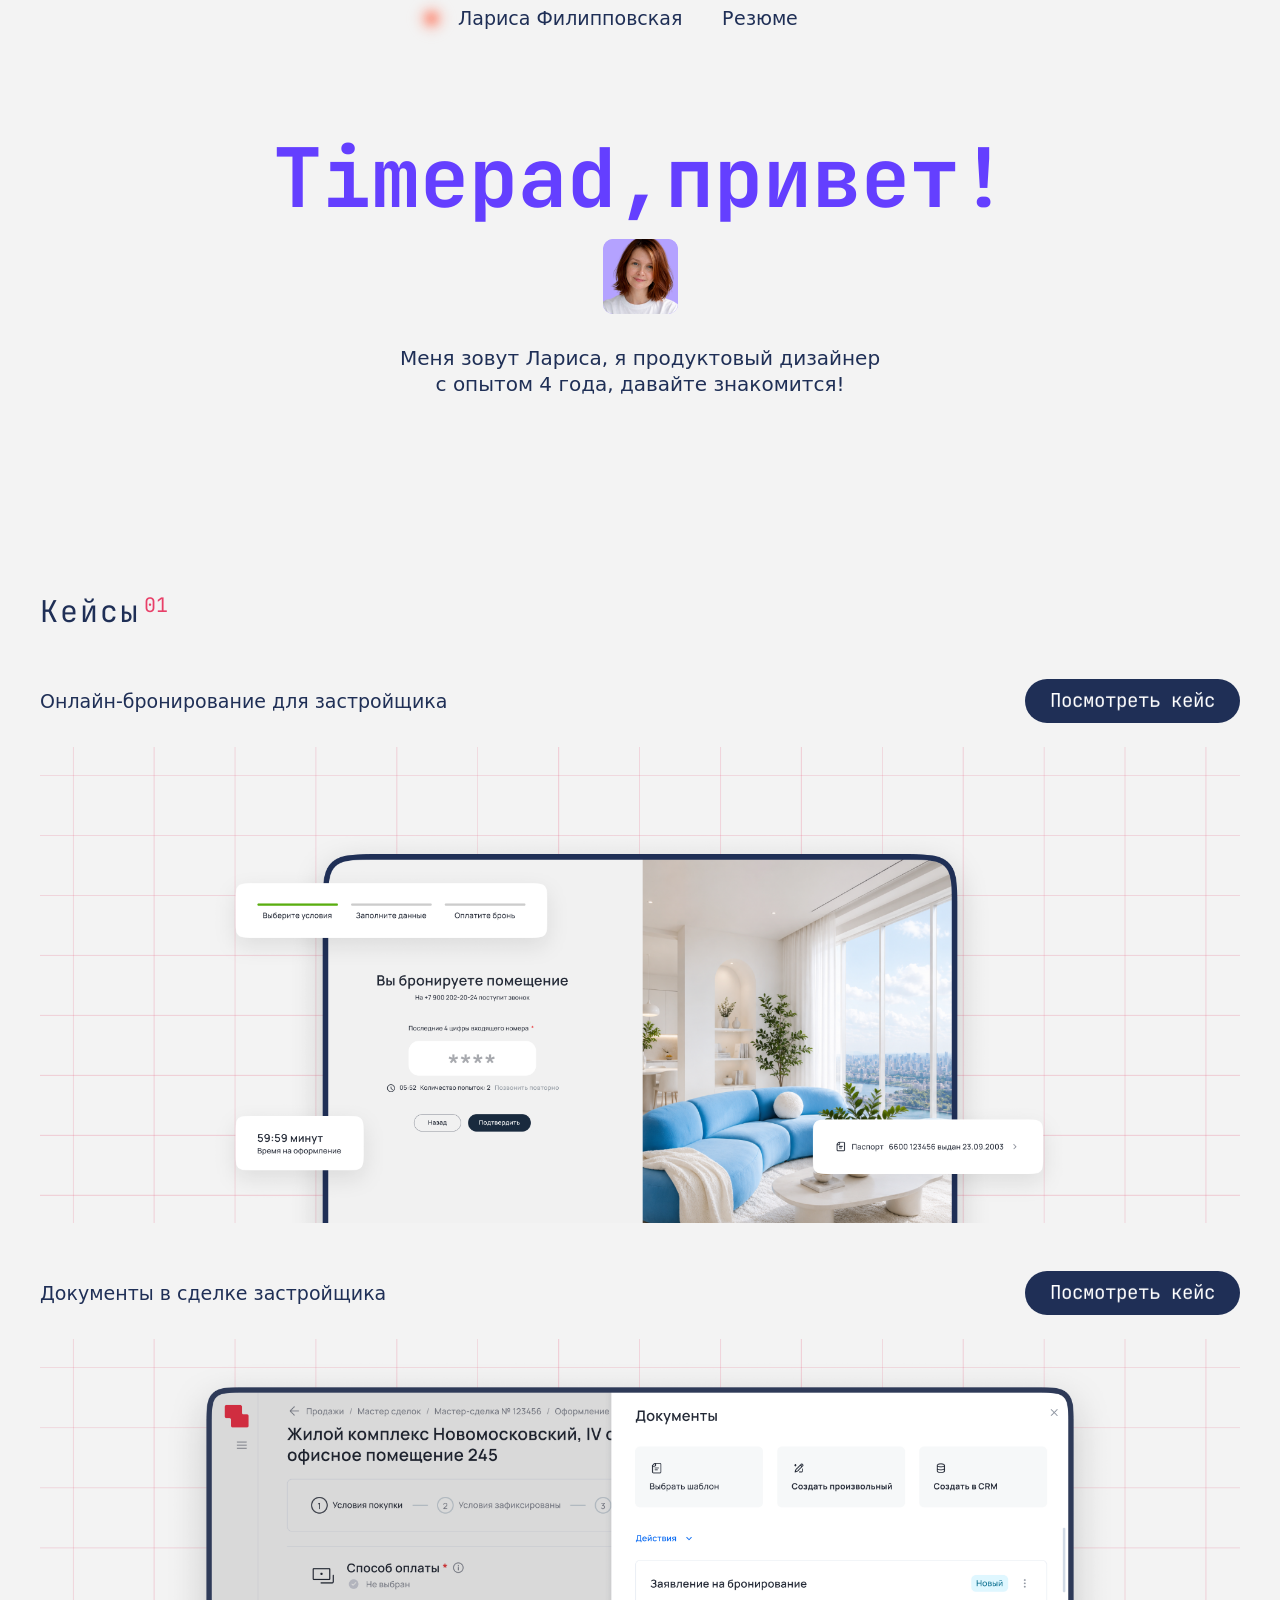
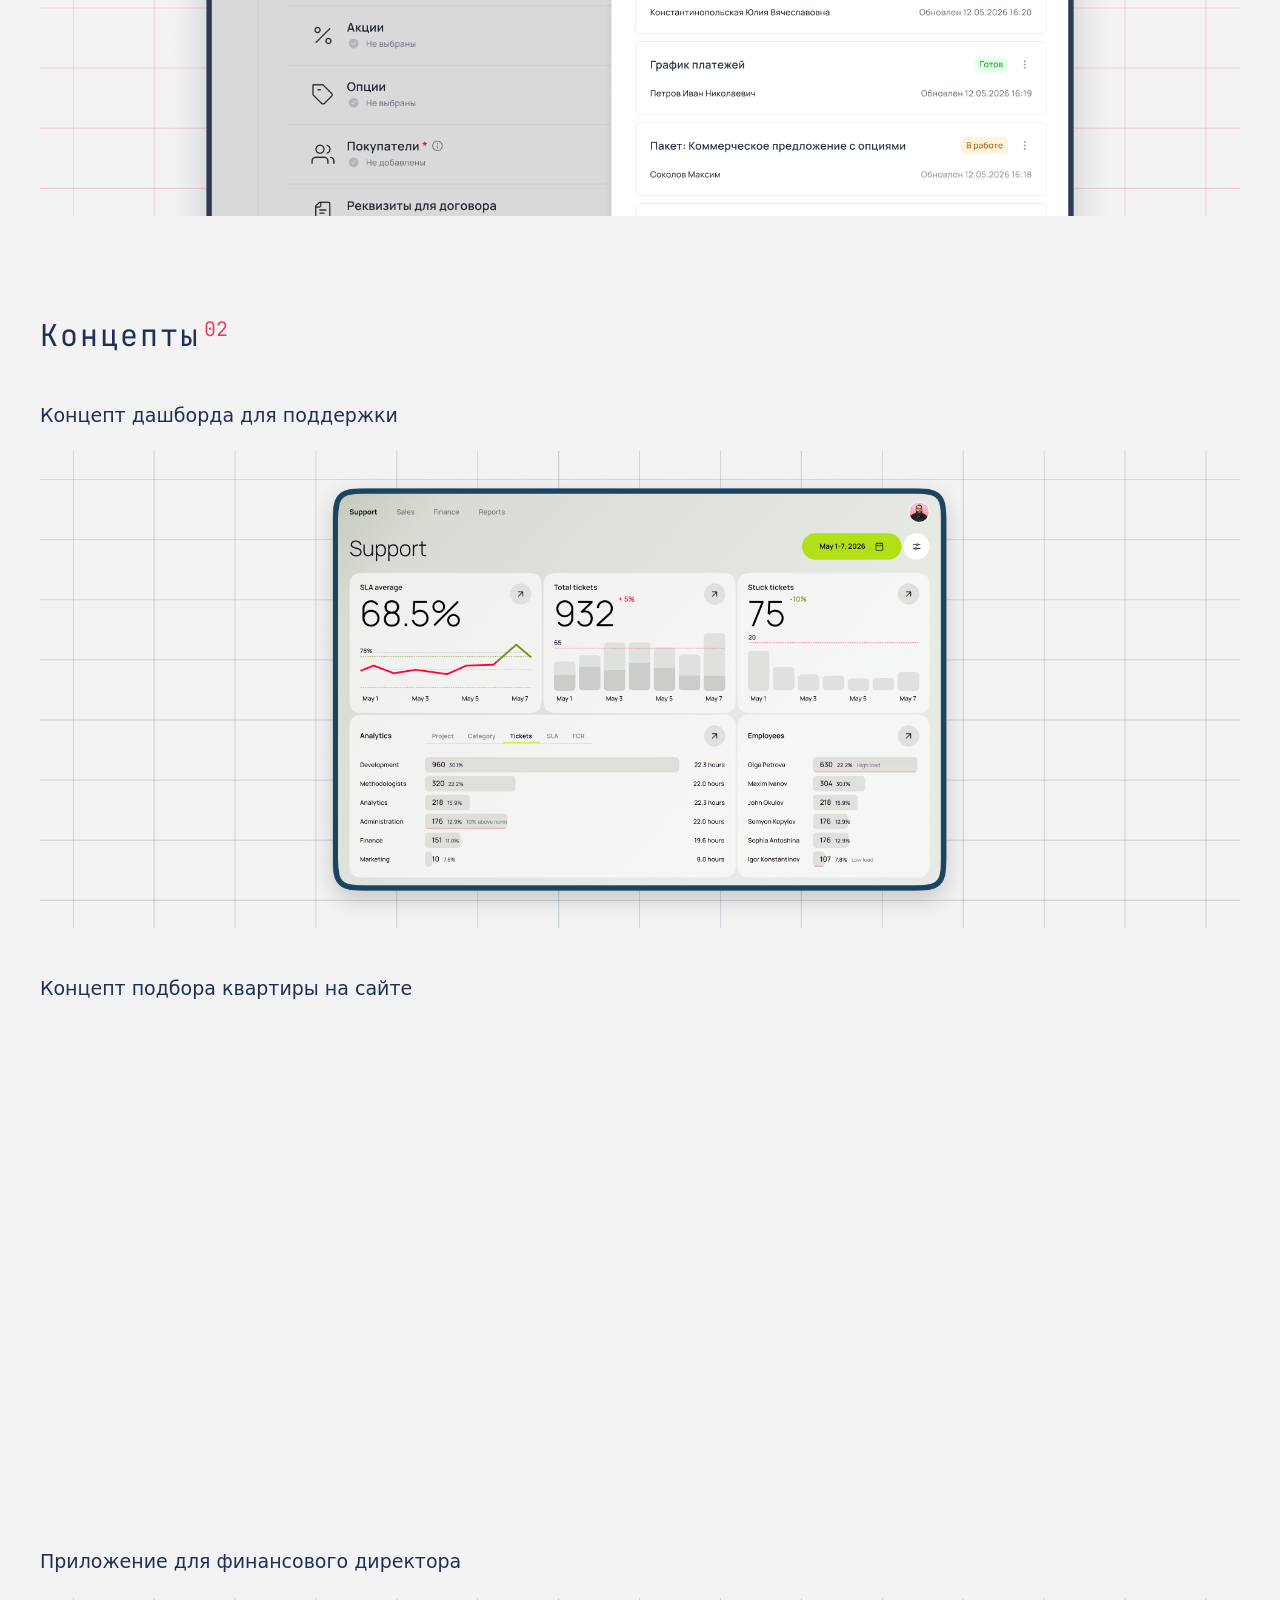
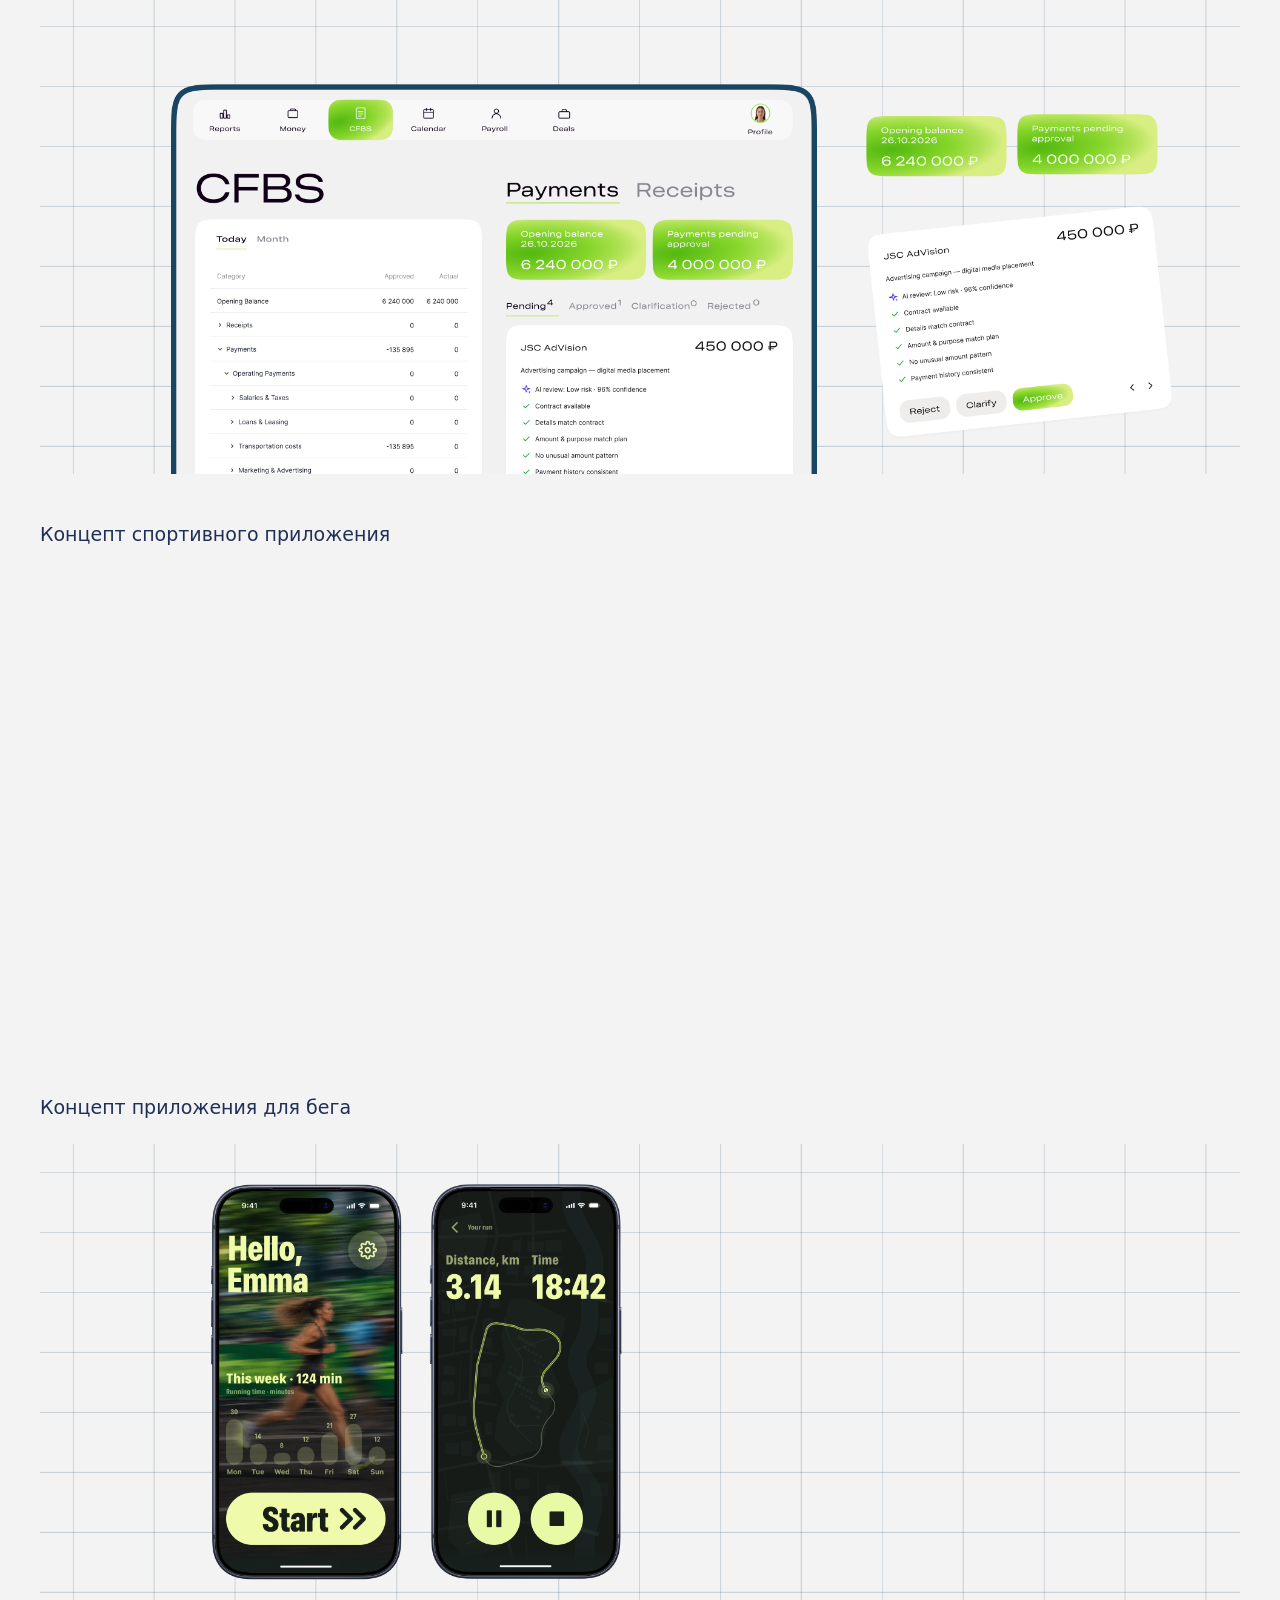
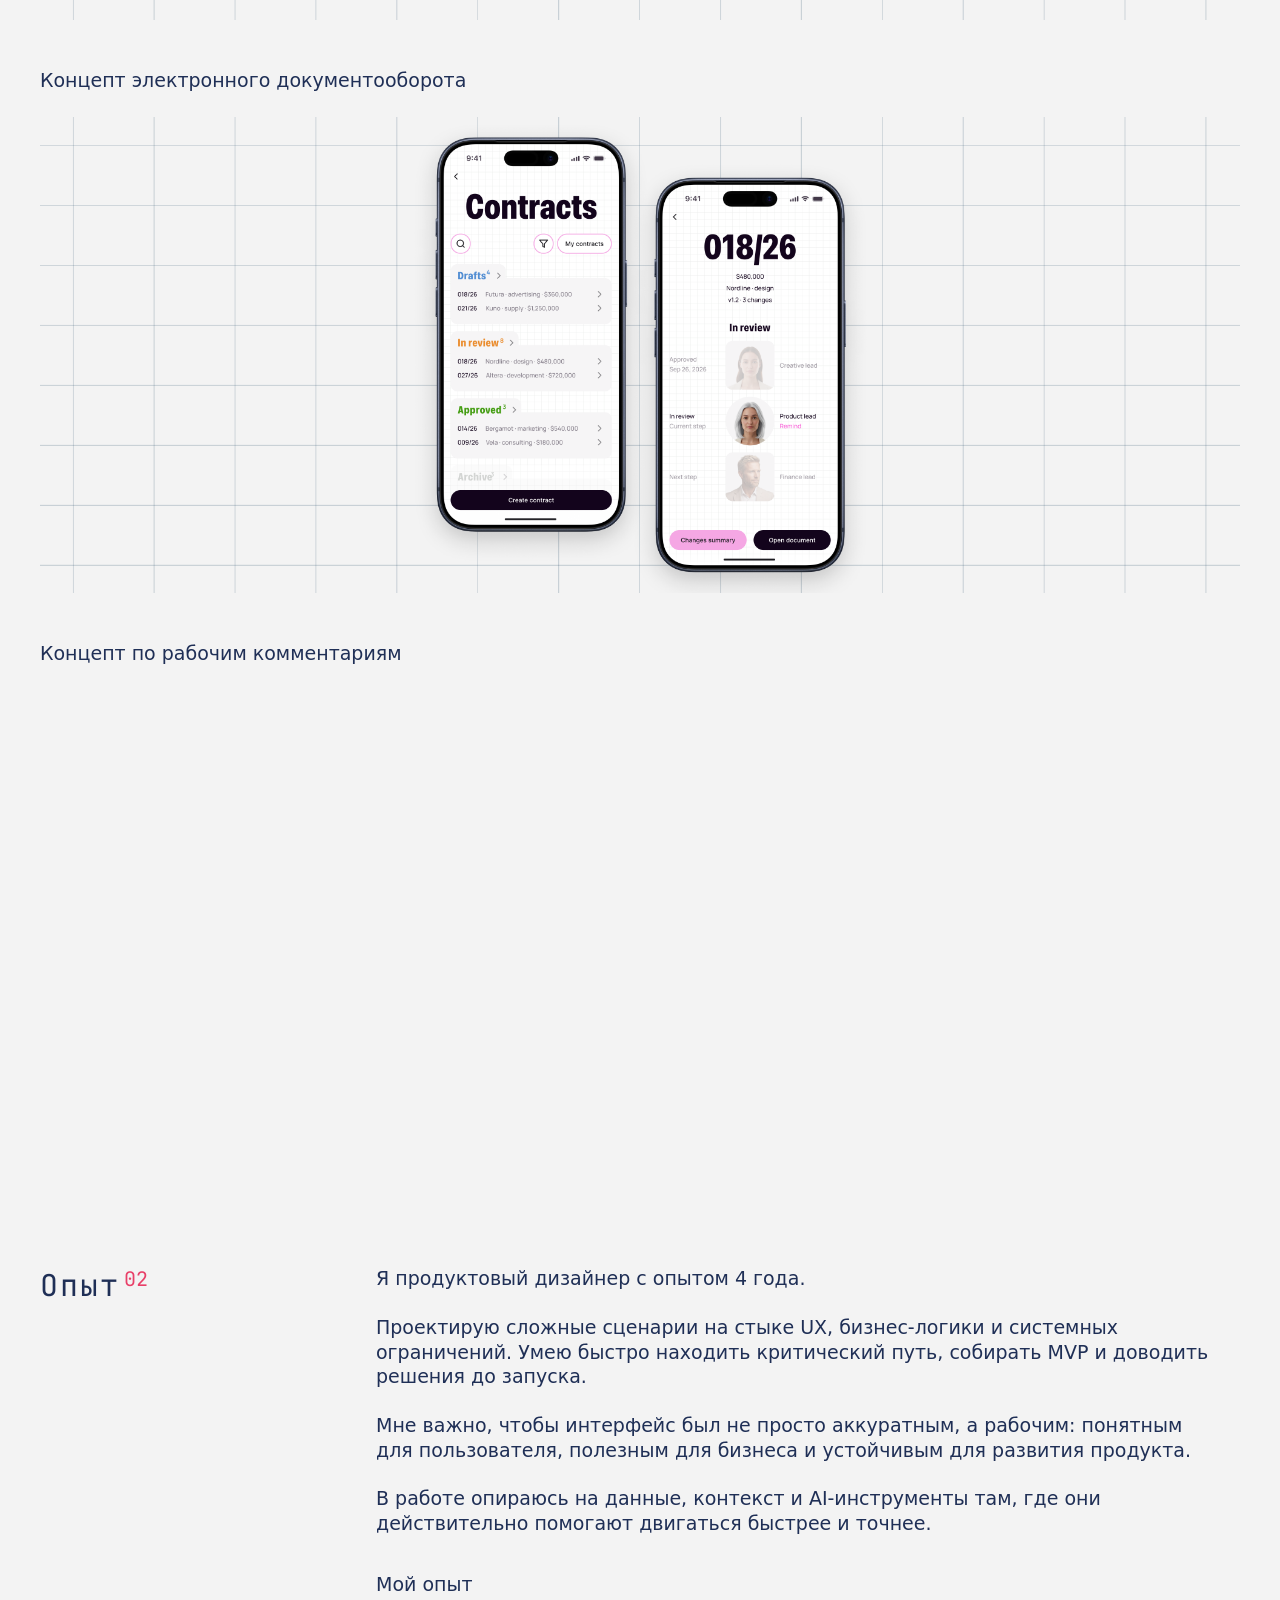
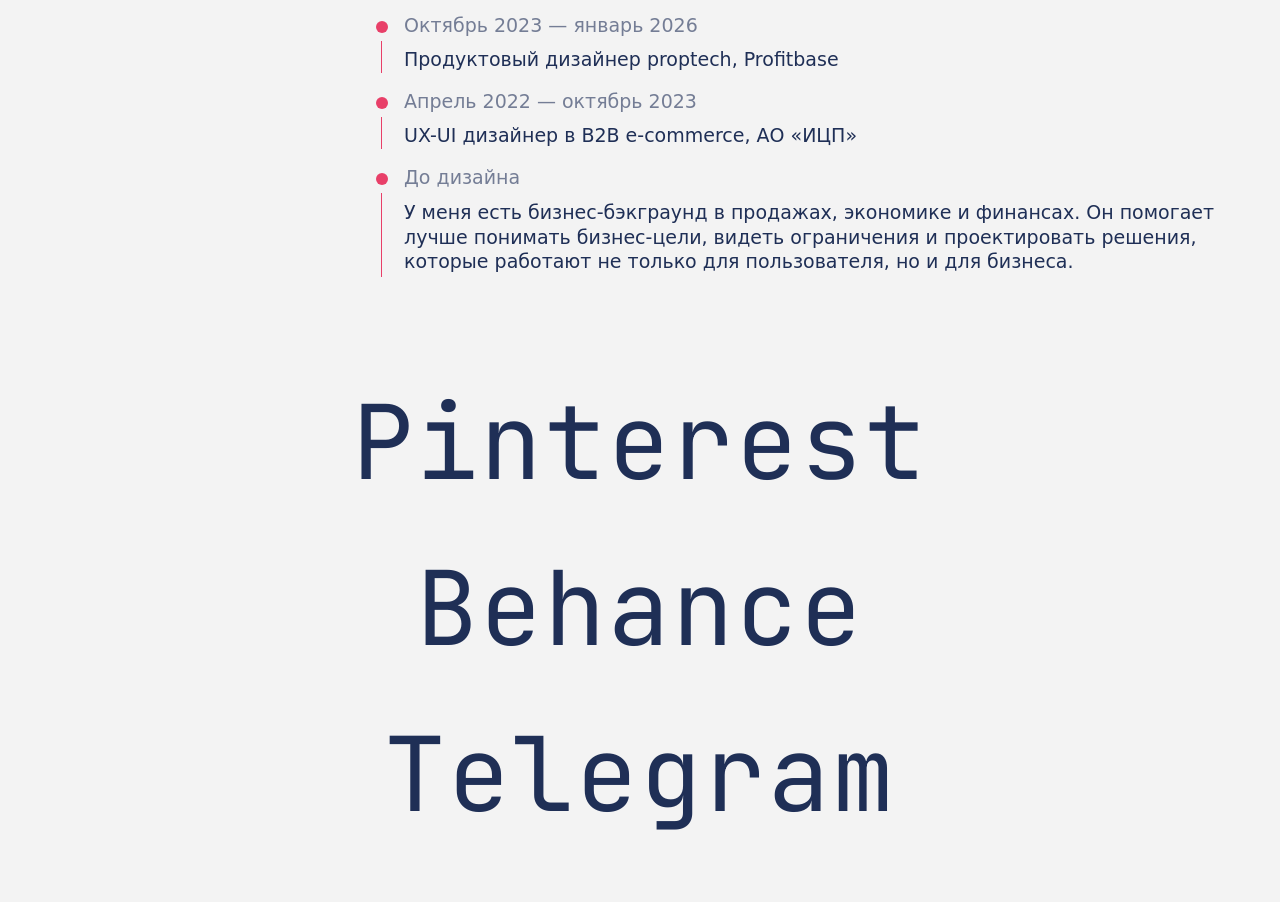
<file: timepad.html>
<!doctype html>
<html lang="ru">
  <head>
    <meta charset="utf-8">
    <meta name="viewport" content="width=device-width, initial-scale=1">
    <title>Timepad, привет! — Лариса Филипповская</title>
    <meta name="description" content="Специальная версия портфолио Ларисы Филипповской для Timepad.">
    <meta property="og:title" content="Timepad, привет! — Лариса Филипповская">
    <meta property="og:description" content="Специальная версия портфолио Ларисы Филипповской для Timepad.">
    <meta property="og:type" content="website">
    <meta property="og:url" content="https://larisafildesigner-ops.github.io/portfolio-larisa/">
    <meta name="theme-color" content="#ffffff">
    <link rel="icon" href="./assets/favicon.svg" type="image/svg+xml">
    <link rel="preconnect" href="https://fonts.googleapis.com">
    <link rel="preconnect" href="https://fonts.gstatic.com" crossorigin>
    <link rel="preload" as="style" href="https://fonts.googleapis.com/css2?family=JetBrains+Mono:wght@400;700&display=swap" onload="this.onload=null;this.rel='stylesheet'">
    <noscript><link rel="stylesheet" href="https://fonts.googleapis.com/css2?family=JetBrains+Mono:wght@400;700&display=swap"></noscript>
    <link rel="stylesheet" href="./components/button.css">
    <link rel="stylesheet" href="./styles.css?v=20261016-wordmap-v18">
    <!-- Yandex.Metrika counter -->
    <script type="text/javascript">
      (function(m,e,t,r,i,k,a){
        m[i]=m[i]||function(){(m[i].a=m[i].a||[]).push(arguments)};
        m[i].l=1*new Date();
        for (var j = 0; j < document.scripts.length; j++) {if (document.scripts[j].src === r) { return; }}
        k=e.createElement(t),a=e.getElementsByTagName(t)[0],k.async=1,k.src=r,a.parentNode.insertBefore(k,a)
      })(window, document,'script','https://mc.yandex.ru/metrika/tag.js?id=108610874', 'ym');

      ym(108610874, 'init', {ssr:true, webvisor:true, clickmap:true, ecommerce:"dataLayer", referrer: document.referrer, url: location.href, accurateTrackBounce:true, trackLinks:true});
    </script>
    <!-- /Yandex.Metrika counter -->
  </head>
  <body class="page--portfolio-home page--portfolio-home-v3 page--special-timepad">
    <noscript><div><img src="https://mc.yandex.ru/watch/108610874" style="position:absolute; left:-9999px;" alt=""></div></noscript>
    <main class="portfolio-shell-v3">
      <header class="portfolio-header-v3" aria-label="Шапка сайта">
        <div class="portfolio-header-v3__identity">
          <a class="portfolio-header-v3__brand" href="./timepad.html" aria-label="Лариса Филипповская, главная">
            <span class="portfolio-header-v3__indicator" aria-hidden="true"></span>
            <span data-content="site.ownerName">Лариса Филипповская</span>
          </a>
          <a class="portfolio-header-v3__cv" href="./assets/larisa-filippovskaya-cv.pdf" download aria-label="Скачать резюме Ларисы Филипповской" data-content-href="site.cvHref">
            <span data-content="site.cvLabel">Резюме</span>
          </a>
        </div>
        <nav class="portfolio-header-v3__nav" aria-label="Основная навигация" data-content-nav>
          <a href="#works">Кейсы</a>
          <a href="#about">Обо&nbsp;мне</a>
          <a href="#contact">Контакты</a>
        </nav>
      </header>

      <template id="portfolio-nav-item-template">
        <a href="#"></a>
      </template>

      <template id="portfolio-work-card-template">
        <div class="project-card-v3">
          <div class="project-card-v3__content">
            <div class="project-card-v3__text">
              <a class="project-card-v3__title-link" href="#">
                <h3 class="project-card-v3__title"></h3>
              </a>
            </div>
            <div class="project-card-v3__actions">
              <div class="project-card-v3__chips"></div>
              <a class="portfolio-button portfolio-button--primary project-card-v3__cta" href="#">Посмотреть кейс</a>
            </div>
          </div>
          <a class="project-card-v3__media" href="#">
            <img
              src=""
              alt=""
              width="0"
              height="0"
              loading="lazy"
              decoding="async"
            >
          </a>
        </div>
      </template>

      <template id="portfolio-contact-item-template">
        <a href="#"></a>
      </template>

      <template id="portfolio-experience-item-template">
        <li class="experience-v3__item">
          <div class="experience-v3__marker" aria-hidden="true"></div>
          <div class="experience-v3__entry">
            <p class="experience-v3__period"></p>
            <p class="experience-v3__role"></p>
          </div>
        </li>
      </template>

      <template id="portfolio-about-paragraph-template">
        <p></p>
      </template>

      <section class="portfolio-main-v3" aria-labelledby="hero-title">
        <div class="portfolio-hero-v3">
          <div class="portfolio-hero-v3__canvas">
            <svg
              class="portfolio-hero-v3__grid"
              viewBox="0 0 1240 566"
              aria-hidden="true"
              focusable="false"
            >
              <g class="portfolio-hero-v3__grid-group portfolio-hero-v3__grid-group--top">
                <line x1="60" y1="70" x2="1180" y2="70" pathLength="100"></line>
                <line x1="60" y1="155.2" x2="1180" y2="155.2" pathLength="100"></line>
              </g>
              <g class="portfolio-hero-v3__grid-group portfolio-hero-v3__grid-group--middle">
                <line x1="60" y1="240.4" x2="1180" y2="240.4" pathLength="100"></line>
                <line x1="60" y1="325.6" x2="1180" y2="325.6" pathLength="100"></line>
              </g>
              <g class="portfolio-hero-v3__grid-group portfolio-hero-v3__grid-group--bottom">
                <line x1="60" y1="410.8" x2="1180" y2="410.8" pathLength="100"></line>
                <line x1="60" y1="496" x2="1180" y2="496" pathLength="100"></line>
              </g>
              <g class="portfolio-hero-v3__grid-group portfolio-hero-v3__grid-group--verticals">
                <line x1="60" y1="70" x2="60" y2="496" pathLength="100"></line>
                <line x1="134.67" y1="70" x2="134.67" y2="496" pathLength="100"></line>
                <line x1="209.33" y1="70" x2="209.33" y2="496" pathLength="100"></line>
                <line x1="284" y1="70" x2="284" y2="496" pathLength="100"></line>
                <line x1="358.67" y1="70" x2="358.67" y2="496" pathLength="100"></line>
                <line x1="433.33" y1="70" x2="433.33" y2="496" pathLength="100"></line>
                <line x1="508" y1="70" x2="508" y2="496" pathLength="100"></line>
                <line x1="582.67" y1="70" x2="582.67" y2="496" pathLength="100"></line>
                <line x1="657.33" y1="70" x2="657.33" y2="496" pathLength="100"></line>
                <line x1="732" y1="70" x2="732" y2="496" pathLength="100"></line>
                <line x1="806.67" y1="70" x2="806.67" y2="496" pathLength="100"></line>
                <line x1="881.33" y1="70" x2="881.33" y2="496" pathLength="100"></line>
                <line x1="956" y1="70" x2="956" y2="496" pathLength="100"></line>
                <line x1="1030.67" y1="70" x2="1030.67" y2="496" pathLength="100"></line>
                <line x1="1105.33" y1="70" x2="1105.33" y2="496" pathLength="100"></line>
                <line x1="1180" y1="70" x2="1180" y2="496" pathLength="100"></line>
              </g>
            </svg>
            <div class="portfolio-hero-v3__copy">
              <h1 class="portfolio-h1-v3" id="hero-title">
                <span class="portfolio-h1-v3__line portfolio-h1-v3__line--signature">
                  <span class="portfolio-h1-v3__lead">
                    <span data-content="hero.introStart">Timepad,</span>
                    <span class="portfolio-h1-v3__lead-tail">
                      <span data-content="hero.introEnd">привет!</span>
                      <img
                        class="portfolio-h1-v3__badge"
                        src="./assets/timepad-avatar.png"
                        alt="Портрет Ларисы Филипповской"
                        width="190"
                        height="190"
                        data-content-src="hero.badgeSrc"
                        data-content-alt="hero.badgeAlt"
                        data-content-width="hero.badgeWidth"
                        data-content-height="hero.badgeHeight"
                        decoding="async"
                        fetchpriority="high"
                      >
                    </span>
                  </span>
                </span>
              </h1>
              <p class="portfolio-hero-v3__subhead" data-content="hero.subhead">Меня зовут Лариса, я продуктовый дизайнер с опытом 4 года, давайте знакомится!</p>
            </div>
          </div>
        </div>
      </section>

      <div class="portfolio-content-v3">
        <section class="portfolio-section-v3 reveal" id="about" aria-labelledby="about-title">
          <div class="portfolio-section-v3__title">
            <h2 class="portfolio-h3-v3" id="about-title"><span data-content="about.title">Обо&nbsp;мне</span> <span class="portfolio-h3-v3__index">02</span></h2>
          </div>
          <div class="portfolio-section-v3__content">
            <div class="portfolio-copy-v3" data-content-about>
              <p>Я&nbsp;продуктовый дизайнер с&nbsp;опытом 4 года.</p>
              <p>Проектирую сложные сценарии на&nbsp;стыке UX, бизнес-логики и&nbsp;системных ограничений. Умею быстро находить критический путь, собирать MVP и&nbsp;доводить решения до&nbsp;запуска.</p>
              <p>Мне важно, чтобы интерфейс был не&nbsp;просто аккуратным, а&nbsp;рабочим: понятным для&nbsp;пользователя, полезным для&nbsp;бизнеса и&nbsp;устойчивым для&nbsp;развития продукта.</p>
              <p>В&nbsp;работе опираюсь на&nbsp;данные, контекст и&nbsp;AI-инструменты там, где&nbsp;они действительно помогают двигаться быстрее и&nbsp;точнее.</p>
            </div>

            <section class="experience-v3" aria-labelledby="experience-title">
              <h3 class="experience-v3__title" id="experience-title" data-content="experience.title">Мой опыт</h3>
              <ol class="experience-v3__list" data-content-experience>
                <li class="experience-v3__item">
                  <div class="experience-v3__marker" aria-hidden="true"></div>
                  <div class="experience-v3__entry">
                    <p class="experience-v3__period">октябрь 2023 — январь 2026</p>
                    <p class="experience-v3__role">Продуктовый дизайнер proptech, Profitbase</p>
                  </div>
                </li>
                <li class="experience-v3__item experience-v3__item--short">
                  <div class="experience-v3__marker" aria-hidden="true"></div>
                  <div class="experience-v3__entry">
                    <p class="experience-v3__period">апрель 2022 — октябрь 2023</p>
                    <p class="experience-v3__role">UX-UI дизайнер в&nbsp;B2B e-commerce, АО&nbsp;«ИЦП»</p>
                  </div>
                </li>
                <li class="experience-v3__item experience-v3__item--long">
                  <div class="experience-v3__marker" aria-hidden="true"></div>
                  <div class="experience-v3__entry">
                    <p class="experience-v3__period">опыт до&nbsp;дизайна</p>
                    <p class="experience-v3__role">
                      У&nbsp;меня есть бизнес-бэкграунд в&nbsp;продажах, экономике и&nbsp;финансах. Он&nbsp;помогает мне лучше понимать бизнес-цели, видеть операционные ограничения и&nbsp;проектировать решения, которые работают не&nbsp;только для&nbsp;пользователя, но&nbsp;и&nbsp;для&nbsp;команды и&nbsp;компании.
                    </p>
                  </div>
                </li>
              </ol>
            </section>
          </div>
        </section>

        <section class="works-v3 reveal" id="works" aria-labelledby="works-title">
          <h2 class="portfolio-h3-v3" id="works-title"><span data-content="works.title">Кейсы</span> <span class="portfolio-h3-v3__index">01</span></h2>
          <div class="works-v3__grid" data-content-works>
            <div class="project-card-v3">
              <div class="project-card-v3__content">
                <div class="project-card-v3__text">
                  <a class="project-card-v3__title-link" href="./work/paid-booking/index.html">
                    <h3 class="project-card-v3__title">Онлайн-бронирование для&nbsp;застройщика</h3>
                  </a>
                </div>
                <div class="project-card-v3__actions">
                  <div class="project-card-v3__chips" aria-label="Теги кейса">
                    <span class="project-card-v3__chip">B2B</span>
                    <span class="project-card-v3__chip">B2C</span>
                  </div>
                  <a class="portfolio-button portfolio-button--primary project-card-v3__cta" href="./work/paid-booking/index.html" data-mobile-label="Посмотреть">Посмотреть кейс</a>
                </div>
              </div>
              <a class="project-card-v3__media" href="./work/paid-booking/index.html" aria-label="Открыть кейс Онлайн-бронирование для&nbsp;застройщика">
                <img
                  src="./assets/work-card-booking.png?v=20260714-cover"
                  srcset="./assets/work-card-booking-1980.png?v=20260714-cover 1980w, ./assets/work-card-booking-2640.png?v=20260714-cover 2640w, ./assets/work-card-booking.png?v=20260714-cover 3960w"
                  sizes="(max-width: 719px) calc(100vw - 40px), (max-width: 1023px) calc(100vw - 48px), (max-width: 1439px) calc(100vw - 80px), 1320px"
                  alt="Превью кейса Онлайн-бронирование для&nbsp;застройщика"
                  width="3960"
                  height="1568"
                  loading="lazy"
                  decoding="async"
                >
              </a>
            </div>

            <div class="project-card-v3">
              <div class="project-card-v3__content">
                <div class="project-card-v3__text">
                  <a class="project-card-v3__title-link" href="./work/documents-in-deal/index.html">
                    <h3 class="project-card-v3__title">Документы в&nbsp;сделке застройщика</h3>
                  </a>
                </div>
                <div class="project-card-v3__actions">
                  <div class="project-card-v3__chips" aria-label="Теги кейса">
                    <span class="project-card-v3__chip">B2B</span>
                  </div>
                  <a class="portfolio-button portfolio-button--primary project-card-v3__cta" href="./work/documents-in-deal/index.html" data-mobile-label="Посмотреть">Посмотреть кейс</a>
                </div>
              </div>
              <a class="project-card-v3__media" href="./work/documents-in-deal/index.html" aria-label="Открыть кейс Документы в&nbsp;сделке застройщика">
                <img
                  src="./assets/work-card-documents.png?v=20260714-cover"
                  srcset="./assets/work-card-documents-1980.png?v=20260714-cover 1980w, ./assets/work-card-documents-2640.png?v=20260714-cover 2640w, ./assets/work-card-documents.png?v=20260714-cover 3960w"
                  sizes="(max-width: 719px) calc(100vw - 40px), (max-width: 1023px) calc(100vw - 48px), (max-width: 1439px) calc(100vw - 80px), 1320px"
                  alt="Превью кейса Документы в&nbsp;сделке застройщика"
                  width="3960"
                  height="1572"
                  loading="lazy"
                  decoding="async"
                >
              </a>
            </div>

            <div class="project-card-v3 project-card-v3--static">
              <div class="project-card-v3__content">
                <div class="project-card-v3__text">
                  <h3 class="project-card-v3__title">Концепт дашборда для&nbsp;поддержки</h3>
                </div>
                <div class="project-card-v3__actions">
                  <div class="project-card-v3__chips" aria-label="Теги кейса">
                    <span class="project-card-v3__chip">B2B</span>
                    <span class="project-card-v3__chip project-card-v3__chip--concept">Концепт</span>
                  </div>
                </div>
              </div>
              <div class="project-card-v3__media">
                <img
                  src="./assets/work-card-support.png"
                  srcset="./assets/work-card-support-1980.png 1980w, ./assets/work-card-support-2640.png 2640w, ./assets/work-card-support.png 3960w"
                  sizes="(max-width: 719px) calc(100vw - 40px), (max-width: 1023px) calc(100vw - 48px), (max-width: 1439px) calc(100vw - 80px), 1320px"
                  alt="Превью кейса Концепт дашборда для&nbsp;поддержки"
                  width="3960"
                  height="1572"
                  loading="lazy"
                  decoding="async"
                >
              </div>
            </div>

            <div class="project-card-v3 project-card-v3--static">
              <div class="project-card-v3__content">
                <div class="project-card-v3__text">
                  <h3 class="project-card-v3__title">Концепт спортивного приложения</h3>
                </div>
                <div class="project-card-v3__actions">
                  <div class="project-card-v3__chips" aria-label="Теги кейса">
                    <span class="project-card-v3__chip">B2C</span>
                    <span class="project-card-v3__chip project-card-v3__chip--concept">Концепт</span>
                  </div>
                </div>
              </div>
              <div class="project-card-v3__media">
                <img
                  src="./assets/work-card-sports-concept.png"
                  srcset="./assets/work-card-sports-concept-1980.png 1980w, ./assets/work-card-sports-concept-2640.png 2640w, ./assets/work-card-sports-concept.png 3960w"
                  sizes="(max-width: 719px) calc(100vw - 40px), (max-width: 1023px) calc(100vw - 48px), (max-width: 1439px) calc(100vw - 80px), 1320px"
                  alt="Превью концепта спортивного приложения"
                  width="3960"
                  height="1572"
                  loading="lazy"
                  decoding="async"
                >
              </div>
            </div>

            <div class="project-card-v3 project-card-v3--static">
              <div class="project-card-v3__content">
                <div class="project-card-v3__text">
                  <h3 class="project-card-v3__title">Концепт подбора квартиры на&nbsp;сайте</h3>
                </div>
                <div class="project-card-v3__actions">
                  <div class="project-card-v3__chips" aria-label="Теги кейса">
                    <span class="project-card-v3__chip">B2C</span>
                    <span class="project-card-v3__chip project-card-v3__chip--concept">Концепт</span>
                  </div>
                </div>
              </div>
              <div class="project-card-v3__media">
                <img
                  src="./assets/work-card-apartment-concept.jpg"
                  srcset="./assets/work-card-apartment-concept-1980.jpg 1980w, ./assets/work-card-apartment-concept-2640.jpg 2640w, ./assets/work-card-apartment-concept.jpg 3960w"
                  sizes="(max-width: 719px) calc(100vw - 40px), (max-width: 1023px) calc(100vw - 48px), (max-width: 1439px) calc(100vw - 80px), 1320px"
                  alt="Превью концепта подбора квартиры на&nbsp;сайте"
                  width="3960"
                  height="1572"
                  loading="lazy"
                  decoding="async"
                >
              </div>
            </div>
          </div>
        </section>

        <footer class="contacts-v3 reveal" id="contact">
          <address class="contacts-v3__links" data-content-contacts>
            <a href="https://pin.it/4gAYWKzBb" target="_blank" rel="noreferrer">Pinterest</a>
            <a href="https://www.behance.net/6451c714" target="_blank" rel="noreferrer">Behance</a>
            <a href="https://t.me/LaChaika" target="_blank" rel="noreferrer">Telegram</a>
            <a href="mailto:larisafildesigner@gmail.com">Поработаем вместе?</a>
          </address>
        </footer>
      </div>
    </main>

    <script src="./content/site-content.js?v=20261016-en-v7"></script>
    <script>
      window.PORTFOLIO_CONTENT = window.PORTFOLIO_CONTENT || {};
      window.PORTFOLIO_CONTENT.site = Object.assign({}, window.PORTFOLIO_CONTENT.site, {
        pageTitle: "Timepad, привет! — Лариса Филипповская",
        pageDescription: "Специальная версия портфолио Ларисы Филипповской для Timepad.",
        ogTitle: "Timepad, привет! — Лариса Филипповская",
        ogDescription: "Специальная версия портфолио Ларисы Филипповской для Timepad."
      });
      sessionStorage.setItem("portfolio-special-entry", "timepad");
      if (window.PORTFOLIO_CONTENT.works && Array.isArray(window.PORTFOLIO_CONTENT.works.items)) {
        window.PORTFOLIO_CONTENT.works.items = window.PORTFOLIO_CONTENT.works.items.map((item) => {
          if (!item.href || item.href.includes("from=timepad")) return item;
          return Object.assign({}, item, {
            href: `${item.href}${item.href.includes("?") ? "&" : "?"}from=timepad`
          });
        });
      }
      window.PORTFOLIO_CONTENT.hero = Object.assign({}, window.PORTFOLIO_CONTENT.hero, {
        introStart: "Timepad,",
        introEnd: "привет!",
        badgeSrc: "./assets/timepad-avatar.png",
        badgeAlt: "Портрет Ларисы Филипповской",
        badgeWidth: 190,
        badgeHeight: 190,
        subhead: "Меня зовут Лариса, я продуктовый дизайнер с опытом 4 года, давайте знакомится!"
      });
    </script>    <script src="./script.js?v=20261015-document-flow"></script>
  </body>
</html>
</file>
<file: components/button.css>
﻿.portfolio-button {
  --button-text-primary: var(--portfolio-btn-text-primary, #2e3a58);
  --button-text-inverse: var(--portfolio-btn-text-inverse, #ffffff);
  --button-accent: var(--portfolio-btn-accent, #fe6d52);
  --button-focus: var(--portfolio-btn-focus, #2e3a58);
  --button-press: var(--portfolio-btn-press, #6c6e73);
  --button-padding-x: var(--portfolio-btn-padding-x, 24px);
  --button-padding-y: var(--portfolio-btn-padding-y, 16px);
  --button-radius: var(--portfolio-btn-radius, 8px);
  --button-font-size: var(--portfolio-btn-font-size, 20px);
  --button-line-height: var(--portfolio-btn-line-height, 1.3);

  display: inline-flex;
  align-items: center;
  justify-content: center;
  width: fit-content;
  height: 44px;
  padding: 0 var(--button-padding-x);
  border: 1px solid transparent;
  border-radius: var(--button-radius);
  background: var(--button-text-primary);
  color: var(--button-text-inverse);
  font-family: var(--mono-font);
  font-size: var(--button-font-size);
  font-style: normal;
  font-weight: 400;
  line-height: var(--button-line-height);
  text-decoration: none;
  white-space: nowrap;
  transition: background-color 90ms ease, border-color 90ms ease, color 90ms ease;
}

.page--portfolio-home-v3 .portfolio-button {
  --button-text-primary: var(--v3-btn-text-primary);
  --button-text-inverse: var(--v3-btn-text-inverse);
  --button-accent: var(--v3-btn-accent);
  --button-focus: var(--v3-btn-focus);
  --button-press: var(--v3-btn-press);
  --button-padding-x: var(--v3-btn-padding-x);
  --button-padding-y: var(--v3-btn-padding-y);
  --button-radius: var(--v3-btn-radius);
  --button-font-size: var(--v3-btn-font-size);
  --button-line-height: var(--v3-btn-line-height);
}

.portfolio-button span {
  display: inline-block;
  transform: translateY(0.06em);
}

.portfolio-button .portfolio-header-v3__nav-letter {
  display: inline-block;
  transform: none;
}

.portfolio-button .portfolio-header-v3__nav-letter-track {
  display: grid;
  transform: none;
}

.portfolio-button .portfolio-header-v3__nav-letter-face {
  display: block;
  transform: none;
}

.portfolio-button--primary:hover {
  background: var(--button-accent);
  border-color: var(--button-accent);
  color: var(--button-text-inverse);
}

.portfolio-button--primary:focus-visible {
  background: transparent;
  border-color: var(--button-focus);
  color: var(--button-text-primary);
  outline: 2px solid var(--button-focus);
  outline-offset: 4px;
}

.portfolio-button--primary:active {
  background: transparent;
  border-color: var(--button-press);
  color: var(--button-text-primary);
}
</file>
<file: styles.css>
:root {
  color-scheme: light;
  --site-text-primary: #1f2f56;
  --site-text-secondary: rgb(31 47 86 / 0.6);
  --portfolio-btn-text-primary: #1f2f56;
  --portfolio-btn-text-inverse: #ffffff;
  --portfolio-btn-accent: #e83f68;
  --portfolio-btn-focus: #1f2f56;
  --portfolio-btn-press: #6c6e73;
  --portfolio-btn-padding-x: 24px;
  --portfolio-btn-padding-y: 16px;
  --portfolio-btn-radius: 60px;
  --portfolio-btn-font-size: 20px;
  --portfolio-btn-line-height: 1.3;
  --figjam-cursor: url("data:image/svg+xml,%3Csvg xmlns='http://www.w3.org/2000/svg' width='28' height='28' viewBox='0 0 28 28' fill='none'%3E%3Cpath d='M5.5 3.75c-.56 0-1.02.46-1.02 1.02v16.7c0 .9 1.08 1.35 1.72.72l3.93-3.9 2.9 5.15c.27.48.88.65 1.36.38l1.79-1.01c.48-.27.65-.88.38-1.36l-2.91-5.18h5.57c.92 0 1.35-1.11.69-1.73L6.22 4.03a1.02 1.02 0 0 0-.72-.28Z' fill='white' stroke='%23e83f68' stroke-width='1' stroke-linejoin='round'/%3E%3C/svg%3E");
  --bg: #f7f6f3;
  --surface: rgba(255, 255, 255, 0.86);
  --surface-strong: #ffffff;
  --surface-muted: #f1eee7;
  --text: #121212;
  --text-soft: #54514a;
  --line: rgba(18, 18, 18, 0.1);
  --accent: #2f6bff;
  --accent-soft: #eaf1ff;
  --accent-warm: #c98b2e;
  --shadow: 0 20px 50px rgba(20, 20, 20, 0.08);
  --radius-md: 24px;
  --radius-lg: 36px;
  --content: min(1180px, calc(100vw - 2rem));
  --display-font: "Iowan Old Style", "Palatino Linotype", "Book Antiqua", Georgia, serif;
  --body-font: Inter, "Segoe UI", system-ui, -apple-system, BlinkMacSystemFont, sans-serif;
  --mono-font: "JetBrains Mono", "IBM Plex Mono", "Roboto Mono", monospace;
}


:root[data-theme="dark"] {
  color-scheme: dark;
  --bg: #0d0f12;
  --surface: rgba(21, 24, 29, 0.9);
  --surface-strong: #15181d;
  --surface-muted: #111419;
  --text: #f3f2ee;
  --text-soft: #a1a8b3;
  --line: rgba(243, 242, 238, 0.12);
  --accent: #6f95ff;
  --accent-soft: rgba(111, 149, 255, 0.14);
  --accent-warm: #e2a84f;
  --shadow: 0 20px 60px rgba(0, 0, 0, 0.35);
}

* { box-sizing: border-box; }
html { scroll-behavior: smooth; }
body {
  margin: 0;
  font-family: var(--body-font);
  background:
    radial-gradient(circle at top left, rgba(47, 107, 255, 0.08), transparent 30%),
    radial-gradient(circle at top right, rgba(201, 139, 46, 0.08), transparent 28%),
    var(--bg);
  color: var(--text);
  min-height: 100vh;
  line-height: 1.55;
}
img { max-width: 100%; display: block; }
a { color: inherit; text-decoration: none; }
button { font: inherit; }

@media (hover: hover) and (pointer: fine) {
  html,
  body,
  a,
  button,
  [role="button"],
  input,
  select,
  textarea,
  summary,
  label {
    cursor: var(--figjam-cursor) 5 4, auto;
  }
}
.site-shell { width: var(--content); margin: 0 auto; }
.site-header {
  position: sticky;
  top: 0;
  z-index: 20;
  backdrop-filter: blur(18px);
  background: color-mix(in srgb, var(--bg) 82%, transparent);
  border-bottom: 1px solid transparent;
  transition: border-color 160ms ease, background 160ms ease;
}
.site-header.is-scrolled { border-color: var(--line); }
.site-header__inner {
  width: var(--content);
  min-height: 72px;
  margin: 0 auto;
  display: flex;
  align-items: center;
  justify-content: space-between;
  gap: 1rem;
}

.brand {
  display: inline-flex;
  align-items: center;
  gap: 0.75rem;
  font-weight: 600;
  letter-spacing: -0.02em;
}
.brand__mark {
  width: 40px;
  height: 40px;
  border-radius: 14px;
  display: grid;
  place-items: center;
  background: linear-gradient(135deg, var(--accent-soft), color-mix(in srgb, var(--surface-strong) 84%, var(--accent)));
  border: 1px solid var(--line);
  font-family: var(--display-font);
  font-size: 1.1rem;
}

.nav { display: flex; align-items: center; gap: 1rem; }
.nav__links { display: none; gap: 1.25rem; color: var(--text-soft); }
.nav__links a:hover,
.nav__links a:focus-visible { color: var(--text); }

.theme-toggle, .button, .chip, .filter-button {
  border-radius: 999px;
  border: 1px solid var(--line);
}

.theme-toggle {
  width: 44px;
  height: 44px;
  display: inline-grid;
  place-items: center;
  background: var(--surface);
  color: var(--text);
  cursor: pointer;
  box-shadow: var(--shadow);
}

.button-row, .tag-row, .filter-row, .sticky-nav, .logo-strip, .card__meta {
  display: flex;
  flex-wrap: wrap;
  gap: 0.75rem;
}

.button {
  display: inline-flex;
  align-items: center;
  justify-content: center;
  gap: 0.5rem;
  min-height: 50px;
  padding: 0 1.1rem;
  background: transparent;
  color: var(--text);
  font-weight: 600;
  transition: transform 160ms ease, border-color 160ms ease, background 160ms ease;
}
.button:hover,
.button:focus-visible,
.card:hover,
.card:focus-within { transform: translateY(-2px); }
.button--primary {
  background: var(--text);
  color: var(--bg);
  border-color: transparent;
}
.button--ghost { background: var(--surface); }

.eyebrow {
  display: inline-flex;
  align-items: center;
  gap: 0.5rem;
  padding: 0.5rem 0.875rem;
  border-radius: 999px;
  background: var(--surface);
  border: 1px solid var(--line);
  color: var(--text-soft);
  font-size: 0.92rem;
}

.section { padding: 5rem 0; }
.section--tight { padding: 3rem 0; }
.section__head { display: grid; gap: 0.9rem; margin-bottom: 2rem; }
.section__label {
  color: var(--text-soft);
  text-transform: uppercase;
  letter-spacing: 0.14em;
  font-size: 0.8rem;
}
.section__title, .hero__title, .case-hero__title, .display-title {
  margin: 0;
  font-family: var(--display-font);
  font-weight: 600;
  letter-spacing: -0.03em;
  line-height: 0.95;
}

.hero { padding: 4.5rem 0 3rem; }
.hero__grid, .about-grid, .contact-grid, .hero-card__stats, .metrics-grid, .experience-grid, .work-grid, .footer__grid, .case-hero__layout, .result-grid, .case-layout {
  display: grid;
  gap: 1rem;
}
.hero__content { display: grid; gap: 1.2rem; }
.hero__title { font-size: clamp(3rem, 8vw, 6rem); max-width: 10ch; }
.hero__lead, .section p, .case-richtext p, .note {
  margin: 0;
  color: var(--text-soft);
}
.hero__lead { max-width: 62ch; font-size: clamp(1.05rem, 2vw, 1.25rem); }

.hero-card, .panel, .card, .metric-card, .timeline-item, .footer-card, .experience-card, .case-section, .sticky-nav {
  background: var(--surface);
  border: 1px solid var(--line);
  box-shadow: var(--shadow);
}
.hero-card, .panel, .card, .case-section { border-radius: var(--radius-lg); }
.metric-card, .footer-card, .experience-card, .timeline-item, .sticky-nav { border-radius: var(--radius-md); }
.hero-card, .panel, .card, .case-section, .metric-card, .footer-card, .experience-card, .timeline-item { padding: 1.25rem; }

.portrait {
  aspect-ratio: 0.9;
  border-radius: 26px;
  background:
    linear-gradient(155deg, rgba(255, 255, 255, 0.35), transparent 50%),
    radial-gradient(circle at 30% 20%, rgba(47, 107, 255, 0.22), transparent 30%),
    radial-gradient(circle at 75% 18%, rgba(201, 139, 46, 0.18), transparent 28%),
    linear-gradient(180deg, #e4e0d8, #c8c2b8 55%, #a39889);
  overflow: hidden;
  position: relative;
}
.portrait::after {
  content: "LF";
  position: absolute;
  inset: auto 1rem 1rem auto;
  width: 54px;
  height: 54px;
  display: grid;
  place-items: center;
  border-radius: 16px;
  background: rgba(255, 255, 255, 0.55);
  backdrop-filter: blur(10px);
  font-family: var(--display-font);
  font-size: 1.4rem;
  color: #111;
}

.metric-card strong {
  display: block;
  font-size: 1.6rem;
  line-height: 1.1;
  letter-spacing: -0.03em;
}
.metric-card span, .timeline-item span, .experience-card span, .footer__meta, .card__copy { color: var(--text-soft); }
.logo-pill, .chip {
  display: inline-flex;
  align-items: center;
  min-height: 38px;
  padding: 0 0.875rem;
  background: var(--surface);
  color: var(--text-soft);
}

.list-clean {
  list-style: none;
  padding: 0;
  margin: 0;
  display: grid;
  gap: 0.75rem;
}
.timeline-item small, .experience-card small, .footer-card small {
  display: block;
  color: var(--text-soft);
  margin-bottom: 0.5rem;
}
.timeline-item strong, .experience-card strong, .footer-card strong {
  display: block;
  font-size: 1.05rem;
  margin-bottom: 0.4rem;
}

.card { gap: 1rem; transition: transform 160ms ease, border-color 160ms ease; }
.card__cover {
  aspect-ratio: 4 / 3;
  border-radius: 26px;
  background:
    linear-gradient(145deg, rgba(255, 255, 255, 0.35), transparent),
    radial-gradient(circle at 10% 20%, rgba(47, 107, 255, 0.24), transparent 26%),
    linear-gradient(180deg, color-mix(in srgb, var(--accent) 12%, var(--surface-strong)), color-mix(in srgb, var(--accent-warm) 10%, var(--surface-muted)));
  border: 1px solid var(--line);
}
.card__cover--documents {
  background:
    linear-gradient(145deg, rgba(255, 255, 255, 0.22), transparent),
    radial-gradient(circle at 75% 20%, rgba(201, 139, 46, 0.22), transparent 26%),
    linear-gradient(180deg, color-mix(in srgb, var(--accent-warm) 8%, var(--surface-strong)), color-mix(in srgb, var(--accent) 10%, var(--surface-muted)));
}
.card__title, .case-section h2 { margin: 0; font-size: clamp(1.35rem, 2vw, 2rem); letter-spacing: -0.03em; }
.card__footer {
  display: flex;
  justify-content: space-between;
  align-items: center;
  gap: 1rem;
}
.arrow-link { font-weight: 600; color: var(--accent); }

.footer { padding: 2rem 0 3rem; }
.page-intro { padding: 4rem 0 1rem; display: grid; gap: 1rem; }
.page-intro h1 { font-size: clamp(2.8rem, 8vw, 5rem); }

.filter-button {
  min-height: 42px;
  padding: 0 0.95rem;
  background: var(--surface);
  color: var(--text-soft);
  cursor: pointer;
}
.filter-button.is-active {
  background: var(--text);
  color: var(--bg);
  border-color: transparent;
}

.case-hero { padding: 4rem 0 2rem; }
.case-visual {
  min-height: 320px;
  border-radius: var(--radius-lg);
  background:
    linear-gradient(180deg, rgba(255, 255, 255, 0.2), transparent),
    radial-gradient(circle at 18% 20%, rgba(47, 107, 255, 0.24), transparent 25%),
    radial-gradient(circle at 82% 16%, rgba(201, 139, 46, 0.2), transparent 22%),
    linear-gradient(180deg, color-mix(in srgb, var(--surface-strong) 95%, var(--accent)), color-mix(in srgb, var(--surface-muted) 90%, var(--accent-warm)));
  border: 1px solid var(--line);
  box-shadow: var(--shadow);
  padding: 1.2rem;
  display: grid;
  align-content: end;
}
.case-visual__card {
  max-width: 18rem;
  padding: 1rem;
  border-radius: 22px;
  background: rgba(255, 255, 255, 0.78);
  color: #111;
  box-shadow: 0 14px 40px rgba(17, 17, 17, 0.12);
}

.case-richtext { display: grid; gap: 1rem; }
.case-layout aside { display: grid; gap: 1rem; align-content: start; }
.sticky-nav { position: sticky; top: 88px; padding: 0.9rem; }
.sticky-nav a {
  min-height: 38px;
  padding: 0 0.8rem;
  display: inline-flex;
  align-items: center;
  border-radius: 999px;
  color: var(--text-soft);
}
.sticky-nav a:hover,
.sticky-nav a:focus-visible { background: var(--accent-soft); color: var(--text); }
.case-list { display: grid; gap: 0.85rem; padding-left: 1.1rem; color: var(--text-soft); }

.reveal {
  opacity: 0;
  transform: translateY(20px);
  transition: opacity 420ms ease, transform 420ms ease;
}
.reveal.is-visible { opacity: 1; transform: translateY(0); }

@media (min-width: 720px) {
  .nav__links { display: flex; }
  .hero-card__stats, .metrics-grid, .experience-grid, .work-grid, .footer__grid, .case-hero__layout, .result-grid {
    grid-template-columns: repeat(2, minmax(0, 1fr));
  }
}

@media (min-width: 960px) {
  .hero { padding-top: 6rem; padding-bottom: 4rem; }
  .hero__grid { grid-template-columns: minmax(0, 1.15fr) minmax(360px, 0.85fr); align-items: center; }
  .about-grid, .contact-grid { grid-template-columns: minmax(0, 1.15fr) minmax(340px, 0.85fr); }
  .work-grid { grid-template-columns: repeat(2, minmax(0, 1fr)); }
  .experience-grid, .footer__grid, .metrics-grid { grid-template-columns: repeat(3, minmax(0, 1fr)); }
  .case-hero__layout { grid-template-columns: minmax(0, 1fr) minmax(420px, 0.9fr); align-items: end; }
  .case-layout { grid-template-columns: minmax(0, 1fr) 280px; align-items: start; }
}

@media (max-width: 719px) {
  .site-header__inner { min-height: 64px; }
  .site-header .button--ghost { display: none; }
}

html[data-capture="true"] .reveal {
  opacity: 1;
  transform: none;
}

body.page--portfolio-home {
  --color-page-bg: #ffffff;
  --color-text-primary: var(--site-text-primary);
  --color-text-secondary: var(--site-text-secondary);
  --btn-link-default: #0732de;
  --btn-link-hover: #051969;
  --btn-link-press: #030d32;
  --btn-link-disable: #6c6e73;
  --space-16: 16px;
  --space-120: 120px;
  --page-padding-inline: 100px;
  --page-padding-top: 80px;
  --page-max-width: 1240px;
  background: var(--color-page-bg);
  color: var(--color-text-primary);
}

.page--portfolio-home .portfolio-container {
  width: min(var(--page-max-width), calc(100vw - (var(--page-padding-inline) * 2)));
  margin: 0 auto;
}

.page--portfolio-home .portfolio-main {
  display: grid;
  gap: var(--space-120);
  padding-top: var(--page-padding-top);
  min-height: 100vh;
}

.page--portfolio-home .portfolio-header {
  padding-top: 32px;
}

.page--portfolio-home .portfolio-header__inner {
  display: flex;
  align-items: center;
  justify-content: space-between;
  gap: 32px;
}

.page--portfolio-home .portfolio-header__brand,
.page--portfolio-home .portfolio-header__nav a,
.page--portfolio-home .portfolio-links a,
.page--portfolio-home .contacts-footer__links a {
  font-family: Inter, "Segoe UI", system-ui, -apple-system, BlinkMacSystemFont, sans-serif;
  font-size: 20px;
  font-style: normal;
  font-weight: 400;
  line-height: 1.3;
}

.page--portfolio-home .portfolio-header__brand {
  color: var(--color-text-primary);
}

.page--portfolio-home .portfolio-header__nav {
  display: flex;
  flex-wrap: wrap;
  align-items: center;
  gap: 40px;
}

.page--portfolio-home .portfolio-header__nav a,
.page--portfolio-home .portfolio-links a,
.page--portfolio-home .contacts-footer__links a {
  color: var(--btn-link-default);
  text-decoration: none;
  text-underline-offset: 0.2em;
  transition: color 160ms ease, outline-color 160ms ease;
}

.page--portfolio-home .portfolio-header__nav a:hover,
.page--portfolio-home .portfolio-links a:hover,
.page--portfolio-home .contacts-footer__links a:hover {
  color: var(--btn-link-hover);
}

.page--portfolio-home .portfolio-header__nav a:active,
.page--portfolio-home .portfolio-links a:active,
.page--portfolio-home .contacts-footer__links a:active {
  color: var(--btn-link-press);
}

.page--portfolio-home .portfolio-header__nav a[aria-disabled="true"],
.page--portfolio-home .portfolio-links a[aria-disabled="true"],
.page--portfolio-home .contacts-footer__links a[aria-disabled="true"] {
  color: var(--btn-link-disable);
  pointer-events: none;
}

.page--portfolio-home .portfolio-header__nav a:focus-visible,
.page--portfolio-home .portfolio-links a:focus-visible,
.page--portfolio-home .contacts-footer__links a:focus-visible,
.page--portfolio-home .project-card:focus-visible {
  outline: 2px solid var(--btn-link-default);
  outline-offset: 6px;
  border-radius: 8px;
}

.page--portfolio-home .portfolio-h1,
.page--portfolio-home .portfolio-h2,
.page--portfolio-home .experience-timeline__title,
.page--portfolio-home .project-card__title,
.page--portfolio-home .project-card__description,
.page--portfolio-home .experience-timeline__period,
.page--portfolio-home .experience-timeline__role,
.page--portfolio-home .portfolio-copy p {
  margin: 0;
  font-family: Inter, "Segoe UI", system-ui, -apple-system, BlinkMacSystemFont, sans-serif;
  font-style: normal;
  font-weight: 400;
}

.page--portfolio-home .portfolio-h1 {
  display: grid;
  gap: 0;
  font-size: 60px;
  line-height: 1.2;
  color: var(--color-text-primary);
}

.page--portfolio-home .portfolio-h2 {
  font-size: 52px;
  line-height: 1.3;
  letter-spacing: 0.04em;
  color: var(--color-text-primary);
}

.page--portfolio-home .portfolio-hero {
  display: grid;
  grid-template-columns: 403px minmax(0, 1fr);
  gap: var(--space-16);
  align-items: start;
  min-height: calc(100vh - var(--page-padding-top) - 72px);
}

.page--portfolio-home .portfolio-hero__media {
  width: 403px;
  height: 401.56px;
  overflow: hidden;
  background: #d9d3cd;
}

.page--portfolio-home .portfolio-hero__media img {
  width: 100%;
  height: 100%;
  object-fit: cover;
}

.page--portfolio-home .portfolio-hero__content {
  min-height: 401.56px;
  display: flex;
  flex-direction: column;
  justify-content: center;
  gap: 32px;
  padding-top: 8px;
}

.page--portfolio-home .contacts-footer__links {
  display: flex;
  align-items: flex-start;
  justify-content: space-between;
  gap: 24px;
}

.page--portfolio-home .portfolio-section,
.page--portfolio-home .contacts-footer {
  display: grid;
  grid-template-columns: 403px minmax(0, 1fr);
  gap: var(--space-16);
  align-items: start;
}

.page--portfolio-home .portfolio-section__content {
  display: grid;
  gap: 60px;
}

.page--portfolio-home .portfolio-copy {
  display: grid;
  gap: 4px;
}

.page--portfolio-home .portfolio-copy p,
.page--portfolio-home .experience-timeline__title,
.page--portfolio-home .experience-timeline__period,
.page--portfolio-home .experience-timeline__role,
.page--portfolio-home .project-card__title,
.page--portfolio-home .project-card__description {
  font-size: 20px;
  line-height: 1.3;
}

.page--portfolio-home .works-layout {
  display: grid;
  gap: 60px;
}

.page--portfolio-home .portfolio-copy p,
.page--portfolio-home .experience-timeline__title,
.page--portfolio-home .experience-timeline__role,
.page--portfolio-home .project-card__title {
  color: var(--color-text-primary);
}

.page--portfolio-home .experience-timeline {
  display: grid;
  gap: var(--space-16);
}

.page--portfolio-home .experience-timeline__list {
  list-style: none;
  margin: 0;
  padding: 0;
  position: relative;
  display: grid;
  gap: 12px;
}

.page--portfolio-home .experience-timeline__list::before {
  content: "";
  position: absolute;
  left: 13px;
  top: 13px;
  bottom: 13px;
  width: 1px;
  background: rgba(108, 110, 115, 0.55);
}

.page--portfolio-home .experience-timeline__item {
  display: grid;
  grid-template-columns: 26px minmax(0, 1fr);
  gap: var(--space-16);
  align-items: start;
}

.page--portfolio-home .experience-timeline__marker {
  position: relative;
  width: 26px;
  height: 60px;
}

.page--portfolio-home .experience-timeline__marker::before {
  content: "";
  position: absolute;
  left: 0;
  top: 0;
  width: 26px;
  height: 26px;
  border-radius: 50%;
  background: #6c6e73;
}

.page--portfolio-home .experience-timeline__entry {
  display: grid;
  gap: 8px;
}

.page--portfolio-home .experience-timeline__period,
.page--portfolio-home .project-card__description {
  color: var(--color-text-secondary);
}

.page--portfolio-home .works-layout__grid {
  display: grid;
  grid-template-columns: repeat(12, minmax(0, 1fr));
  gap: var(--space-16);
  align-items: start;
}

.page--portfolio-home .project-card {
  display: grid;
  gap: var(--space-16);
  color: inherit;
  text-decoration: none;
  transition: transform 180ms ease, opacity 180ms ease;
}

.page--portfolio-home .project-card:hover {
  transform: translateY(-3px);
}

.page--portfolio-home .project-card__media {
  position: relative;
  overflow: hidden;
  background: #e6e9eb;
}

.page--portfolio-home .project-card__media img {
  width: 100%;
  height: 100%;
  object-fit: cover;
  display: block;
}

.page--portfolio-home .project-card--compact {
  grid-column: span 4;
  max-width: none;
}

.page--portfolio-home .project-card--compact .project-card__media {
  height: 269.32px;
}

.page--portfolio-home .project-card__media-oval {
  position: absolute;
  left: 11.79px;
  top: -105.17px;
  width: 460.99px;
  height: 507.48px;
  border-radius: 50%;
  background: linear-gradient(180deg, rgba(255, 255, 255, 0.98), rgba(255, 255, 255, 0.94));
}

.page--portfolio-home .project-card--compact .project-card__media img {
  position: absolute;
  top: 59px;
  left: 73px;
  width: 275.5px;
  height: 226px;
  object-fit: cover;
  box-shadow: -1.087px 0 5.435px rgba(38, 48, 68, 0.02);
}

.page--portfolio-home .project-card--featured .project-card__media {
  height: 538px;
}

.page--portfolio-home .project-card--featured {
  grid-column: span 8;
}

.page--portfolio-home .project-card--featured .project-card__media img {
  object-position: center top;
}

.page--portfolio-home .project-card__content {
  display: grid;
  gap: 8px;
}

.page--portfolio-home .contacts-footer {
  grid-template-columns: minmax(0, 1fr) minmax(0, 1fr);
  padding-top: var(--space-120);
  padding-bottom: 48px;
  align-items: baseline;
}

.page--portfolio-home .contacts-footer__links {
  width: 100%;
  margin: 0;
  font-style: normal;
  align-items: baseline;
  justify-content: space-between;
  white-space: nowrap;
}

.page--portfolio-home .contacts-footer__title {
  min-width: 0;
}

@media (max-width: 1279px) {
  body.page--portfolio-home {
    --page-padding-inline: 56px;
  }
}

@media (max-width: 1023px) {
  body.page--portfolio-home {
    --page-padding-inline: 32px;
    --page-padding-top: 56px;
    --space-120: 88px;
  }

  .page--portfolio-home .portfolio-header {
    padding-top: 24px;
  }

  .page--portfolio-home .portfolio-h1 {
    font-size: 48px;
  }

  .page--portfolio-home .portfolio-h2 {
    font-size: 42px;
  }

  .page--portfolio-home .portfolio-hero,
  .page--portfolio-home .portfolio-section,
  .page--portfolio-home .contacts-footer,
  .page--portfolio-home .works-layout__grid {
    grid-template-columns: minmax(0, 1fr);
  }

  .page--portfolio-home .portfolio-hero__media,
  .page--portfolio-home .project-card--compact,
  .page--portfolio-home .portfolio-section__title-column {
    width: 100%;
    max-width: none;
  }

  .page--portfolio-home .contacts-footer__links {
    flex-wrap: wrap;
    justify-content: flex-start;
    white-space: normal;
  }
}

@media (max-width: 719px) {
  body.page--portfolio-home {
    --page-padding-inline: 20px;
    --space-16: 12px;
    --space-120: 72px;
  }

  .page--portfolio-home .portfolio-header__inner,
  .page--portfolio-home .portfolio-header__nav {
    align-items: flex-start;
    flex-direction: column;
    gap: 16px;
  }

  .page--portfolio-home .portfolio-header__brand,
  .page--portfolio-home .portfolio-header__nav a,
  .page--portfolio-home .contacts-footer__links a,
  .page--portfolio-home .portfolio-copy p,
  .page--portfolio-home .experience-timeline__title,
  .page--portfolio-home .experience-timeline__period,
  .page--portfolio-home .experience-timeline__role,
  .page--portfolio-home .project-card__title,
  .page--portfolio-home .project-card__description {
    font-size: 18px;
  }

  .page--portfolio-home .portfolio-h1 {
    font-size: 36px;
  }

  .page--portfolio-home .portfolio-h2 {
    font-size: 32px;
    letter-spacing: 0.02em;
  }

  .page--portfolio-home .portfolio-hero__content {
    min-height: auto;
  }

  .page--portfolio-home .portfolio-hero__media {
    height: 401.56px;
    aspect-ratio: auto;
  }

  .page--portfolio-home .project-card--compact .project-card__media,
  .page--portfolio-home .project-card--featured .project-card__media {
    height: auto;
    aspect-ratio: 16 / 10;
  }

  .page--portfolio-home .project-card--compact,
  .page--portfolio-home .project-card--featured {
    grid-column: auto;
  }

  .page--portfolio-home .project-card--compact .project-card__media img {
    position: absolute;
    inset: 14% 12%;
    width: auto;
    height: 72%;
    max-width: 68%;
  }

  .page--portfolio-home .project-card__media-oval {
    left: 6%;
    top: -38%;
    width: 114%;
    height: 188%;
  }
}

.page--portfolio-home .portfolio-h1 span,
.page--portfolio-home .portfolio-header__brand,
.page--portfolio-home .portfolio-header__nav a,
.page--portfolio-home .portfolio-copy p,
.page--portfolio-home .experience-timeline__item,
.page--portfolio-home .project-card,
.page--portfolio-home .contacts-footer__title,
.page--portfolio-home .contacts-footer__links a {
  opacity: 0;
  transform: translateY(22px) scale(0.985);
}

.page--portfolio-home.is-ready .portfolio-header__brand,
.page--portfolio-home.is-ready .portfolio-header__nav a,
.page--portfolio-home.is-ready .portfolio-h1 span,
.page--portfolio-home.is-ready .portfolio-copy p,
.page--portfolio-home.is-ready .experience-timeline__item,
.page--portfolio-home.is-ready .project-card,
.page--portfolio-home.is-ready .contacts-footer__title,
.page--portfolio-home.is-ready .contacts-footer__links a {
  animation: portfolioTextBounce 780ms cubic-bezier(0.2, 0.9, 0.2, 1.15) both;
}

.page--portfolio-home.is-ready .portfolio-header__brand { animation-delay: 40ms; }
.page--portfolio-home.is-ready .portfolio-header__nav a:nth-child(1) { animation-delay: 90ms; }
.page--portfolio-home.is-ready .portfolio-header__nav a:nth-child(2) { animation-delay: 140ms; }
.page--portfolio-home.is-ready .portfolio-header__nav a:nth-child(3) { animation-delay: 190ms; }
.page--portfolio-home.is-ready .portfolio-h1 span:nth-child(1) { animation-delay: 220ms; }
.page--portfolio-home.is-ready .portfolio-h1 span:nth-child(2) { animation-delay: 310ms; }
.page--portfolio-home.is-ready .portfolio-h1 span:nth-child(3) { animation-delay: 400ms; }
.page--portfolio-home.is-ready .portfolio-copy p:nth-child(1) { animation-delay: 180ms; }
.page--portfolio-home.is-ready .portfolio-copy p:nth-child(2) { animation-delay: 230ms; }
.page--portfolio-home.is-ready .portfolio-copy p:nth-child(3) { animation-delay: 280ms; }
.page--portfolio-home.is-ready .portfolio-copy p:nth-child(4) { animation-delay: 330ms; }
.page--portfolio-home.is-ready .portfolio-copy p:nth-child(5) { animation-delay: 380ms; }
.page--portfolio-home.is-ready .portfolio-copy p:nth-child(6) { animation-delay: 430ms; }
.page--portfolio-home.is-ready .experience-timeline__item:nth-child(1) { animation-delay: 220ms; }
.page--portfolio-home.is-ready .experience-timeline__item:nth-child(2) { animation-delay: 300ms; }
.page--portfolio-home.is-ready .experience-timeline__item:nth-child(3) { animation-delay: 380ms; }
.page--portfolio-home.is-ready .project-card--compact { animation-delay: 180ms; }
.page--portfolio-home.is-ready .project-card--featured { animation-delay: 270ms; }
.page--portfolio-home.is-ready .contacts-footer__title { animation-delay: 140ms; }
.page--portfolio-home.is-ready .contacts-footer__links a:nth-child(1) { animation-delay: 220ms; }
.page--portfolio-home.is-ready .contacts-footer__links a:nth-child(2) { animation-delay: 290ms; }
.page--portfolio-home.is-ready .contacts-footer__links a:nth-child(3) { animation-delay: 360ms; }

@keyframes portfolioTextBounce {
  0% {
    opacity: 0;
    transform: translateY(22px) scale(0.985);
  }
  60% {
    opacity: 1;
    transform: translateY(-6px) scale(1.01);
  }
  100% {
    opacity: 1;
    transform: translateY(0) scale(1);
  }
}

@media (prefers-reduced-motion: reduce) {
  .page--portfolio-home .portfolio-h1 span,
  .page--portfolio-home .portfolio-header__brand,
  .page--portfolio-home .portfolio-header__nav a,
  .page--portfolio-home .portfolio-copy p,
  .page--portfolio-home .experience-timeline__item,
  .page--portfolio-home .project-card,
  .page--portfolio-home .contacts-footer__title,
  .page--portfolio-home .contacts-footer__links a {
    opacity: 1;
    transform: none;
    animation: none !important;
  }
}

body.page--portfolio-home {
  --color-page-bg: #ffffff;
  --color-text-primary: var(--site-text-primary);
  --color-text-secondary: var(--site-text-secondary);
  --color-accent: #e83f68;
  --btn-link-default: #0732de;
  --btn-link-hover: #051969;
  --btn-link-press: #030d32;
  --btn-link-disable: #6c6e73;
  --space-16: 16px;
  --space-60: 60px;
  --space-120: 120px;
  --page-padding-inline: 100px;
  --page-padding-top: 80px;
  --page-max-width: 1240px;
  background: var(--color-page-bg);
  color: var(--color-text-primary);
}

.page--portfolio-home .portfolio-container {
  width: min(var(--page-max-width), calc(100vw - (var(--page-padding-inline) * 2)));
  margin: 0 auto;
}

.page--portfolio-home .portfolio-header {
  padding-top: var(--page-padding-top);
}

.page--portfolio-home .portfolio-header__inner {
  display: flex;
  align-items: center;
  justify-content: space-between;
  gap: 24px;
}

.page--portfolio-home .portfolio-main {
  display: grid;
  gap: var(--space-120);
  padding-top: var(--space-60);
}

.page--portfolio-home .portfolio-header__brand,
.page--portfolio-home .portfolio-header__nav a,
.page--portfolio-home .contacts-footer__links a,
.page--portfolio-home .portfolio-copy p,
.page--portfolio-home .experience-timeline__title,
.page--portfolio-home .experience-timeline__period,
.page--portfolio-home .experience-timeline__role,
.page--portfolio-home .project-card__title,
.page--portfolio-home .project-card__description {
  font-family: Inter, "Segoe UI", system-ui, -apple-system, BlinkMacSystemFont, sans-serif;
  font-style: normal;
  font-weight: 400;
}

.page--portfolio-home .portfolio-header__brand,
.page--portfolio-home .portfolio-header__nav a,
.page--portfolio-home .contacts-footer__links a {
  font-size: 20px;
  line-height: 1.3;
}

.page--portfolio-home .portfolio-header__brand {
  color: var(--color-text-primary);
}

.page--portfolio-home .portfolio-header__nav {
  display: flex;
  align-items: center;
  gap: 40px;
}

.page--portfolio-home .portfolio-header__nav a,
.page--portfolio-home .contacts-footer__links a {
  color: var(--btn-link-default);
  text-decoration: none;
  transition: color 160ms ease, outline-color 160ms ease;
}

.page--portfolio-home .portfolio-header__nav a:hover,
.page--portfolio-home .contacts-footer__links a:hover {
  color: var(--btn-link-hover);
}

.page--portfolio-home .portfolio-header__nav a:active,
.page--portfolio-home .contacts-footer__links a:active {
  color: var(--btn-link-press);
}

.page--portfolio-home .portfolio-header__nav a:focus-visible,
.page--portfolio-home .contacts-footer__links a:focus-visible,
.page--portfolio-home .project-card:focus-visible {
  outline: 2px solid var(--btn-link-default);
  outline-offset: 6px;
  border-radius: 8px;
}

.page--portfolio-home .portfolio-h1,
.page--portfolio-home .portfolio-h2 {
  margin: 0;
  font-family: Inter, "Segoe UI", system-ui, -apple-system, BlinkMacSystemFont, sans-serif;
  font-style: normal;
  font-weight: 400;
}

.page--portfolio-home .portfolio-h1 {
  font-size: 60px;
  line-height: 1.2;
  color: var(--color-text-primary);
}

.page--portfolio-home .portfolio-h1__lead {
  display: inline-flex;
  align-items: flex-start;
  gap: 16px;
}

.page--portfolio-home .portfolio-h1 em {
  color: var(--color-accent);
  font-style: normal;
}

.page--portfolio-home .portfolio-h2 {
  font-size: 52px;
  line-height: 1.3;
  letter-spacing: 2px;
  color: var(--color-text-primary);
}

.page--portfolio-home .portfolio-hero-block {
  display: grid;
}

.page--portfolio-home .portfolio-hero-surface {
  position: relative;
  min-height: 566px;
  overflow: hidden;
  background: #f4f4f3;
}

.page--portfolio-home .portfolio-hero-surface__background {
  position: absolute;
  inset: 0;
  width: 100%;
  height: 100%;
  object-fit: cover;
}

.page--portfolio-home .portfolio-hero-surface__content {
  position: absolute;
  top: 150px;
  left: 100px;
  width: 712px;
  min-height: 216px;
}

.page--portfolio-home .portfolio-hero-surface__badge {
  flex: none;
  width: 64px;
  height: 64px;
  object-fit: cover;
  margin-top: 11px;
}

.page--portfolio-home .portfolio-section {
  display: grid;
  grid-template-columns: 403px minmax(0, 821px);
  gap: var(--space-16);
  align-items: start;
}

.page--portfolio-home .portfolio-section__content {
  display: grid;
  gap: var(--space-60);
}

.page--portfolio-home .portfolio-copy {
  display: grid;
  gap: 4px;
}

.page--portfolio-home .portfolio-copy p,
.page--portfolio-home .experience-timeline__title,
.page--portfolio-home .experience-timeline__period,
.page--portfolio-home .experience-timeline__role,
.page--portfolio-home .project-card__title,
.page--portfolio-home .project-card__description {
  margin: 0;
  font-size: 20px;
  line-height: 1.3;
}

.page--portfolio-home .portfolio-copy p,
.page--portfolio-home .experience-timeline__title,
.page--portfolio-home .experience-timeline__role,
.page--portfolio-home .project-card__title {
  color: var(--color-text-primary);
}

.page--portfolio-home .experience-timeline {
  display: grid;
  gap: var(--space-16);
}

.page--portfolio-home .experience-timeline__list {
  list-style: none;
  margin: 0;
  padding: 0;
  display: grid;
  gap: var(--space-16);
}

.page--portfolio-home .experience-timeline__item {
  display: grid;
  grid-template-columns: 12px minmax(0, 1fr);
  gap: 16px;
  align-items: start;
}

.page--portfolio-home .experience-timeline__marker {
  position: relative;
  width: 12px;
  height: 60px;
}

.page--portfolio-home .experience-timeline__item--extended .experience-timeline__marker {
  height: 112px;
}

.page--portfolio-home .experience-timeline__marker::before {
  content: "";
  position: absolute;
  top: 7px;
  left: 0;
  display: block;
  width: 12px;
  height: 12px;
  border-radius: 0;
  background: var(--color-accent);
}

.page--portfolio-home .experience-timeline__marker::after {
  content: "";
  position: absolute;
  top: 27px;
  left: 5px;
  width: 1px;
  height: calc(100% - 28px);
  border-radius: 0;
  background: var(--color-accent);
}

.page--portfolio-home .experience-timeline__period {
  color: var(--color-text-secondary);
}

.page--portfolio-home .experience-timeline__entry {
  display: grid;
  gap: 8px;
}

.page--portfolio-home .works-layout {
  display: grid;
  gap: var(--space-60);
}

.page--portfolio-home .works-layout__grid {
  display: grid;
  grid-template-columns: 403px 821px;
  gap: var(--space-16);
  align-items: start;
}

.page--portfolio-home .project-card {
  display: grid;
  gap: var(--space-16);
  text-decoration: none;
  color: inherit;
  transition: transform 180ms ease;
}

.page--portfolio-home .project-card:hover {
  transform: translateY(-3px);
}

.page--portfolio-home .project-card__media {
  overflow: hidden;
  background: #f4f4f3;
}

.page--portfolio-home .project-card__media img {
  width: 100%;
  height: 100%;
  display: block;
  object-fit: cover;
}

.page--portfolio-home .project-card--compact .project-card__media {
  width: 403px;
  height: 269.5px;
}

.page--portfolio-home .project-card--featured .project-card__media {
  width: 821px;
  height: 566.5px;
}

.page--portfolio-home .project-card__content {
  display: grid;
  gap: 8px;
}

.page--portfolio-home .project-card__description {
  color: var(--color-text-secondary);
}

.page--portfolio-home .contacts-footer {
  display: grid;
  grid-template-columns: 403px 837px;
  gap: 0;
  align-items: baseline;
  padding-top: var(--space-120);
  padding-bottom: 48px;
}

.page--portfolio-home .contacts-footer__links {
  display: flex;
  align-items: baseline;
  justify-content: space-between;
  gap: 24px;
  margin: 0;
  padding-top: 33px;
  font-style: normal;
  white-space: nowrap;
}

.page--portfolio-home .portfolio-header__brand,
.page--portfolio-home .portfolio-header__nav a,
.page--portfolio-home .portfolio-h1 span,
.page--portfolio-home .portfolio-copy p,
.page--portfolio-home .experience-timeline__title,
.page--portfolio-home .experience-timeline__item,
.page--portfolio-home .project-card,
.page--portfolio-home .contacts-footer__title,
.page--portfolio-home .contacts-footer__links a {
  opacity: 0;
  transform: translateY(22px) scale(0.985);
}

.page--portfolio-home.is-ready .portfolio-header__brand,
.page--portfolio-home.is-ready .portfolio-header__nav a,
.page--portfolio-home.is-ready .portfolio-h1 span,
.page--portfolio-home.is-ready .portfolio-copy p,
.page--portfolio-home.is-ready .experience-timeline__title,
.page--portfolio-home.is-ready .experience-timeline__item,
.page--portfolio-home.is-ready .project-card,
.page--portfolio-home.is-ready .contacts-footer__title,
.page--portfolio-home.is-ready .contacts-footer__links a {
  animation: portfolioTextBounce 780ms cubic-bezier(0.2, 0.9, 0.2, 1.15) both;
}

.page--portfolio-home.is-ready .portfolio-header__brand { animation-delay: 40ms; }
.page--portfolio-home.is-ready .portfolio-header__nav a:nth-child(1) { animation-delay: 90ms; }
.page--portfolio-home.is-ready .portfolio-header__nav a:nth-child(2) { animation-delay: 140ms; }
.page--portfolio-home.is-ready .portfolio-header__nav a:nth-child(3) { animation-delay: 190ms; }
.page--portfolio-home.is-ready .portfolio-h1 span:nth-child(1) { animation-delay: 220ms; }
.page--portfolio-home.is-ready .portfolio-h1 span:nth-child(2) { animation-delay: 310ms; }
.page--portfolio-home.is-ready .portfolio-h1 span:nth-child(3) { animation-delay: 400ms; }
.page--portfolio-home.is-ready .portfolio-copy p:nth-child(1) { animation-delay: 180ms; }
.page--portfolio-home.is-ready .portfolio-copy p:nth-child(2) { animation-delay: 230ms; }
.page--portfolio-home.is-ready .portfolio-copy p:nth-child(3) { animation-delay: 280ms; }
.page--portfolio-home.is-ready .portfolio-copy p:nth-child(4) { animation-delay: 330ms; }
.page--portfolio-home.is-ready .portfolio-copy p:nth-child(5) { animation-delay: 380ms; }
.page--portfolio-home.is-ready .portfolio-copy p:nth-child(6) { animation-delay: 430ms; }
.page--portfolio-home.is-ready .experience-timeline__title { animation-delay: 220ms; }
.page--portfolio-home.is-ready .experience-timeline__item:nth-child(1) { animation-delay: 300ms; }
.page--portfolio-home.is-ready .experience-timeline__item:nth-child(2) { animation-delay: 380ms; }
.page--portfolio-home.is-ready .experience-timeline__item:nth-child(3) { animation-delay: 460ms; }
.page--portfolio-home.is-ready .project-card--compact { animation-delay: 180ms; }
.page--portfolio-home.is-ready .project-card--featured { animation-delay: 260ms; }
.page--portfolio-home.is-ready .contacts-footer__title { animation-delay: 140ms; }
.page--portfolio-home.is-ready .contacts-footer__links a:nth-child(1) { animation-delay: 220ms; }
.page--portfolio-home.is-ready .contacts-footer__links a:nth-child(2) { animation-delay: 290ms; }
.page--portfolio-home.is-ready .contacts-footer__links a:nth-child(3) { animation-delay: 360ms; }

@media (max-width: 1279px) {
  body.page--portfolio-home {
    --page-padding-inline: 40px;
  }

  .page--portfolio-home .works-layout__grid,
  .page--portfolio-home .portfolio-section,
  .page--portfolio-home .contacts-footer {
    grid-template-columns: minmax(0, 1fr);
  }

  .page--portfolio-home .project-card--compact .project-card__media,
  .page--portfolio-home .project-card--featured .project-card__media {
    width: 100%;
  }

  .page--portfolio-home .contacts-footer__links {
    padding-top: 0;
  }
}

@media (max-width: 1023px) {
  body.page--portfolio-home {
    --page-padding-inline: 24px;
    --page-padding-top: 40px;
    --space-120: 88px;
  }

  .page--portfolio-home .portfolio-h1 {
    font-size: 48px;
  }

  .page--portfolio-home .portfolio-h2 {
    font-size: 42px;
    letter-spacing: 1px;
  }

  .page--portfolio-home .portfolio-hero-surface {
    min-height: 440px;
  }

  .page--portfolio-home .portfolio-hero-surface__content {
    top: 88px;
    left: 56px;
    width: min(712px, calc(100% - 112px));
  }

  .page--portfolio-home .portfolio-hero-surface__badge {
    margin-top: 8px;
  }

  .page--portfolio-home .contacts-footer__links {
    flex-wrap: wrap;
    justify-content: flex-start;
    white-space: normal;
  }
}

@media (max-width: 719px) {
  body.page--portfolio-home {
    --page-padding-inline: 20px;
    --space-60: 40px;
    --space-120: 72px;
  }

  .page--portfolio-home .portfolio-header__inner,
  .page--portfolio-home .portfolio-header__nav {
    flex-direction: column;
    align-items: flex-start;
    gap: 16px;
  }

  .page--portfolio-home .portfolio-header__brand,
  .page--portfolio-home .portfolio-header__nav a,
  .page--portfolio-home .contacts-footer__links a,
  .page--portfolio-home .portfolio-copy p,
  .page--portfolio-home .experience-timeline__title,
  .page--portfolio-home .experience-timeline__period,
  .page--portfolio-home .experience-timeline__role,
  .page--portfolio-home .project-card__title,
  .page--portfolio-home .project-card__description {
    font-size: 18px;
  }

  .page--portfolio-home .portfolio-h1 {
    font-size: 36px;
  }

  .page--portfolio-home .portfolio-h2 {
    font-size: 32px;
    letter-spacing: 0.02em;
  }

  .page--portfolio-home .portfolio-hero-surface {
    min-height: 320px;
  }

  .page--portfolio-home .portfolio-hero-surface__content {
    top: 44px;
    left: 24px;
    width: calc(100% - 48px);
  }

  .page--portfolio-home .portfolio-hero-surface__badge {
    width: 48px;
    height: 48px;
    margin-top: 4px;
  }

  .page--portfolio-home .project-card--compact .project-card__media,
  .page--portfolio-home .project-card--featured .project-card__media {
    height: auto;
    aspect-ratio: 16 / 10;
  }
}

@media (prefers-reduced-motion: reduce) {
  .page--portfolio-home .portfolio-header__brand,
  .page--portfolio-home .portfolio-header__nav a,
  .page--portfolio-home .portfolio-h1 span,
  .page--portfolio-home .portfolio-copy p,
  .page--portfolio-home .experience-timeline__title,
  .page--portfolio-home .experience-timeline__item,
  .page--portfolio-home .project-card,
  .page--portfolio-home .contacts-footer__title,
  .page--portfolio-home .contacts-footer__links a {
    opacity: 1;
    transform: none;
    animation: none !important;
  }
}

body.page--portfolio-home-v3 {
  --v3-bg: #f3f3f3;
  --v3-text-primary: var(--site-text-primary);
  --v3-text-secondary: var(--site-text-secondary);
  --v3-accent: #e83f68;
  --v3-btn-text-primary: var(--portfolio-btn-text-primary);
  --v3-btn-text-inverse: var(--portfolio-btn-text-inverse);
  --v3-btn-accent: var(--portfolio-btn-accent);
  --v3-btn-focus: var(--portfolio-btn-focus);
  --v3-btn-press: var(--portfolio-btn-press);
  --v3-btn-padding-x: var(--portfolio-btn-padding-x);
  --v3-btn-padding-y: var(--portfolio-btn-padding-y);
  --v3-btn-radius: var(--portfolio-btn-radius);
  --v3-btn-font-size: var(--v3-body-size);
  --v3-btn-line-height: var(--portfolio-btn-line-height);
  --v3-dot-color: rgba(46, 58, 88, 0.2);
  --v3-dot-size: 24px;
  --v3-space-16: 16px;
  --v3-space-24: 24px;
  --v3-space-40: 40px;
  --v3-space-60: 60px;
  --v3-space-120: 120px;
  --v3-hero-to-content-gap: 48px;
  --v3-section-gap: 100px;
  --v3-content-gap: 40px;
  --v3-works-gap: 48px;
  --v3-work-card-gap: 48px;
  --v3-stacked-gap: 32px;
  --v3-page-inline: 60px;
  --v3-hero-columns: 8;
  --v3-hero-offset-top: 88px;
  --v3-hero-title-size: 100px;
  --v3-hero-title-line-height: 1;
  --v3-hero-badge-min: 44px;
  --v3-hero-badge-max: 78px;
  --v3-body-size: 20px;
  --v3-section-title-size: 32px;
  --v3-section-index-size: 20px;
  margin: 0;
  background-color: var(--v3-bg);
  background-image: none;
  color: var(--v3-text-primary);
  overflow-x: hidden;
  overflow-y: auto;
}

html:has(body.page--portfolio-home-v3) {
  overflow-y: auto;
}

.portfolio-ambient-blob {
  display: none;
}

.portfolio-ambient-blob.is-warm {
  --blob-core: rgb(255 214 84 / 0.34);
  --blob-glow: rgb(255 112 173 / 0.24);
}

.portfolio-ambient-blob.is-coral {
  --blob-core: rgb(117 188 255 / 0.30);
  --blob-glow: rgb(198 232 255 / 0.22);
}

.page--portfolio-home-v3 .portfolio-shell-v3 {
  position: relative;
  z-index: 1;
  width: min(1440px, 100vw);
  margin: 0 auto;
  padding: 20px 0 60px;
  display: grid;
  gap: 0;
}

.page--portfolio-home-v3 .portfolio-main-v3 {
  display: grid;
  margin-top: 20px;
}

.page--portfolio-home-v3 .portfolio-header-v3,
.page--portfolio-home-v3 .portfolio-content-v3 {
  padding: 0 var(--v3-page-inline);
}

.page--portfolio-home-v3 .portfolio-header-v3 {
  display: flex;
  align-items: center;
  justify-content: space-between;
  gap: 24px;
  min-height: 40px;
  padding: 0 var(--v3-page-inline);
  position: relative;
}

.page--portfolio-home-v3 .portfolio-header-v3__identity {
  display: inline-flex;
  align-items: center;
  gap: 40px;
  min-width: 0;
}

.page--portfolio-home-v3 .portfolio-header-v3__brand,
.page--portfolio-home-v3 .portfolio-header-v3__cv,
.page--portfolio-home-v3 .portfolio-header-v3__nav a,
.page--portfolio-home-v3 .contacts-v3__links a,
.page--portfolio-home-v3 .contacts-v3__copy,
.page--portfolio-home-v3 .contacts-v3__text,
.page--portfolio-home-v3 .portfolio-copy-v3 p,
.page--portfolio-home-v3 .experience-v3__title,
.page--portfolio-home-v3 .experience-v3__period,
.page--portfolio-home-v3 .experience-v3__role,
.page--portfolio-home-v3 .project-card-v3__chip,
.page--portfolio-home-v3 .project-card-v3__title,
.page--portfolio-home-v3 .project-card-v3__description {
  font-family: Inter, "Segoe UI", system-ui, -apple-system, BlinkMacSystemFont, sans-serif;
  font-style: normal;
  font-weight: 400;
}

.page--portfolio-home-v3 .portfolio-header-v3__brand,
.page--portfolio-home-v3 .portfolio-header-v3__cv,
.page--portfolio-home-v3 .portfolio-header-v3__nav a,
.page--portfolio-home-v3 .contacts-v3__links a,
.page--portfolio-home-v3 .contacts-v3__copy,
.page--portfolio-home-v3 .contacts-v3__text {
  font-size: var(--v3-body-size);
  line-height: 1.3;
  text-decoration: none;
}

.page--portfolio-home-v3 .portfolio-header-v3__brand {
  display: inline-flex;
  align-items: center;
  gap: 8px;
  color: var(--v3-text-primary);
}

.page--portfolio-home-v3 .portfolio-header-v3__indicator {
  flex: 0 0 auto;
  width: 24px;
  height: 24px;
  background:
    radial-gradient(circle at 50% 50%, rgba(254, 109, 82, 0.78) 0 14%, rgba(254, 151, 132, 0.28) 34%, rgba(254, 210, 203, 0.08) 54%, rgba(254, 210, 203, 0) 72%);
  filter: blur(4px);
}

.page--portfolio-home-v3 .portfolio-header-v3__cv {
  display: inline-flex;
  align-items: center;
  color: var(--v3-text-primary);
  text-decoration: none;
  font-family: Inter, "Segoe UI", system-ui, -apple-system, BlinkMacSystemFont, sans-serif;
  font-size: var(--v3-body-size);
  line-height: 1.3;
  min-height: 26px;
  position: relative;
  border-bottom: 1px solid transparent;
}

.page--portfolio-home-v3 .portfolio-header-v3__nav {
  display: flex;
  align-items: center;
  gap: 40px;
}

.page--portfolio-home-v3 .portfolio-header-v3__right {
  display: flex;
  align-items: center;
  gap: 40px;
  min-width: 0;
}

.page--portfolio-home-v3 .portfolio-language-switcher {
  display: flex;
  align-items: center;
  gap: 24px;
  position: absolute;
  right: 0;
  top: 50%;
  transform: translateY(-50%);
  font-family: Inter, "Segoe UI", system-ui, -apple-system, BlinkMacSystemFont, sans-serif;
  font-size: var(--v3-body-size);
  line-height: 1.3;
}

.page--portfolio-home-v3 .portfolio-language-switcher a {
  color: var(--v3-text-primary);
  text-decoration: none;
  transition: color 180ms ease;
}

.page--portfolio-home-v3 .portfolio-language-switcher a:hover,
.page--portfolio-home-v3 .portfolio-language-switcher a:focus-visible,
.page--portfolio-home-v3 .portfolio-language-switcher a[aria-current="true"] {
  color: var(--v3-accent);
}

.page--portfolio-home-v3 .portfolio-header-v3__nav a,
.page--portfolio-home-v3 .contacts-v3__links a,
.page--portfolio-home-v3 .portfolio-header-v3__cv {
  color: var(--v3-text-primary);
  transition:
    border-color 160ms ease,
    color 180ms ease,
    transform 260ms cubic-bezier(0.22, 1, 0.36, 1);
}

.page--portfolio-home-v3 .portfolio-header-v3__cv::after {
  content: none;
}

.page--portfolio-home-v3 .portfolio-header-v3__cv:hover,
.page--portfolio-home-v3 .portfolio-header-v3__cv:focus-visible {
  color: var(--v3-accent);
}

.page--portfolio-home-v3 .portfolio-header-v3__cv:active,
.page--portfolio-home-v3 .portfolio-header-v3__cv[aria-current="page"] {
  color: var(--v3-accent);
  transform: translateY(0) scale(0.98);
}

.page--portfolio-home-v3 .portfolio-header-v3__nav a {
  display: inline-flex;
  align-items: center;
  min-height: 26px;
  position: relative;
  border-bottom: 1px solid transparent;
}

.page--portfolio-home-v3 .portfolio-header-v3__nav a::after {
  content: none;
}

.page--portfolio-home-v3 .portfolio-header-v3__nav a:hover,
.page--portfolio-home-v3 .portfolio-header-v3__nav a:focus-visible {
  color: var(--v3-accent);
}

.portfolio-header-v3__nav-letter,
.contacts-v3__nav-letter {
  display: inline-block;
  height: 1.3em;
  overflow: hidden;
  vertical-align: top;
}

.portfolio-header-v3__nav-letter-track,
.contacts-v3__nav-letter-track {
  display: grid;
  grid-template-rows: 1.3em 1.3em;
  will-change: transform;
}

.portfolio-header-v3__nav-letter-face,
.contacts-v3__nav-letter-face {
  display: block;
  height: 1.3em;
  line-height: 1.3;
}

.page--portfolio-home-v3 .portfolio-header-v3__cv:hover .portfolio-header-v3__nav-letter,
.page--portfolio-home-v3 .portfolio-header-v3__cv:focus-visible .portfolio-header-v3__nav-letter,
.page--portfolio-home-v3 .portfolio-header-v3__nav a:hover .portfolio-header-v3__nav-letter,
.page--portfolio-home-v3 .portfolio-header-v3__nav a:focus-visible .portfolio-header-v3__nav-letter {
  animation: none;
}

.page--portfolio-home-v3 .portfolio-header-v3__cv:hover .portfolio-header-v3__nav-letter-track,
.page--portfolio-home-v3 .portfolio-header-v3__cv:focus-visible .portfolio-header-v3__nav-letter-track,
.page--portfolio-home-v3 .portfolio-header-v3__nav a:hover .portfolio-header-v3__nav-letter-track,
.page--portfolio-home-v3 .portfolio-header-v3__nav a:focus-visible .portfolio-header-v3__nav-letter-track,
.page--portfolio-home-v3 .portfolio-word-map__item:hover .portfolio-header-v3__nav-letter-track,
.page--portfolio-home-v3 .portfolio-word-map__item:focus-visible .portfolio-header-v3__nav-letter-track,
.page--portfolio-home-v3 .contacts-v3__links a:hover .portfolio-header-v3__nav-letter-track,
.page--portfolio-home-v3 .contacts-v3__links a:focus-visible .portfolio-header-v3__nav-letter-track,
.page--portfolio-home-v3 .project-card-v3__cta:hover .portfolio-header-v3__nav-letter-track,
.page--portfolio-home-v3 .project-card-v3__cta:focus-visible .portfolio-header-v3__nav-letter-track,
.page--case-booking-v2 .case-booking-v2__back:hover .portfolio-header-v3__nav-letter-track,
.page--case-booking-v2 .case-booking-v2__back:focus-visible .portfolio-header-v3__nav-letter-track,
.page--case-booking-v2 .case-booking-v2__next:hover .portfolio-header-v3__nav-letter-track,
.page--case-booking-v2 .case-booking-v2__next:focus-visible .portfolio-header-v3__nav-letter-track,
.page--case-documents-v1 .case-documents-v1__back:hover .portfolio-header-v3__nav-letter-track,
.page--case-documents-v1 .case-documents-v1__back:focus-visible .portfolio-header-v3__nav-letter-track,
.page--case-documents-v1 .case-documents-v1__next:hover .portfolio-header-v3__nav-letter-track,
.page--case-documents-v1 .case-documents-v1__next:focus-visible .portfolio-header-v3__nav-letter-track {
  animation: portfolioNavLetterRoll 380ms cubic-bezier(0.22, 1, 0.36, 1) both;
  animation-delay: calc(var(--letter-index) * 16ms);
}

.page--portfolio-home-v3 .portfolio-word-map__item:hover .portfolio-header-v3__nav-letter-track,
.page--portfolio-home-v3 .portfolio-word-map__item:focus-visible .portfolio-header-v3__nav-letter-track {
  animation-name: portfolioWordMapLetterRoll;
  animation-duration: 250ms;
  animation-timing-function: cubic-bezier(0.16, 1, 0.3, 1);
  animation-delay: calc(var(--letter-index) * 10ms);
}

.page--portfolio-home-v3 .portfolio-header-v3__nav a:active,
.page--portfolio-home-v3 .portfolio-header-v3__nav a[aria-current="page"] {
  border-bottom-color: transparent;
}

.page--portfolio-home-v3 .portfolio-header-v3__nav a:active,
.page--portfolio-home-v3 .portfolio-header-v3__nav a[aria-current="page"] {
  color: var(--v3-accent);
  transform: translateY(0) scale(0.98);
}

.page--portfolio-home-v3 .contacts-v3__links a {
  position: relative;
}

.page--portfolio-home-v3 .contacts-v3__copy {
  appearance: none;
  cursor: pointer;
}

.page--portfolio-home-v3 .contacts-v3__links a::after {
  content: none;
}

.page--portfolio-home-v3 .contacts-v3__links a:hover,
.page--portfolio-home-v3 .contacts-v3__links a:focus-visible {
  color: var(--v3-accent);
}

.page--portfolio-home-v3 .contacts-v3__links a:active,
.page--portfolio-home-v3 .contacts-v3__links a[aria-current="page"] {
  color: var(--v3-accent);
}

.page--portfolio-home-v3 .portfolio-header-v3__nav a[aria-disabled="true"] {
  color: var(--v3-text-secondary);
  border-bottom-color: transparent;
  pointer-events: none;
}

.page--portfolio-home-v3 .portfolio-header-v3__nav a[aria-disabled="true"]::after {
  transform: scaleX(0);
}

.page--portfolio-home-v3 .portfolio-header-v3__nav a:focus-visible,
.page--portfolio-home-v3 .portfolio-header-v3__cv:focus-visible,
.page--portfolio-home-v3 .contacts-v3__links a:focus-visible,
.page--portfolio-home-v3 .project-card-v3:focus-visible {
  outline: 2px solid var(--v3-accent);
  outline-offset: 6px;
}

.page--portfolio-home-v3 .portfolio-hero-v3 {
  position: relative;
  min-height: 487px;
  overflow: hidden;
  background: transparent;
  width: 100%;
  margin-left: 0;
}

.page--portfolio-home-v3 .portfolio-hero-v3__canvas {
  position: relative;
  width: min(1440px, 100vw);
  height: 100%;
  min-height: inherit;
  margin: 0 auto;
  padding: 0 var(--v3-page-inline);
  display: grid;
  grid-template-columns: repeat(16, minmax(0, 1fr));
}

.page--portfolio-home-v3 .portfolio-hero-v3__grid {
  display: none;
}

.page--portfolio-home-v3 .portfolio-hero-v3__copy {
  position: relative;
  grid-column: 1 / -1;
  align-self: start;
  justify-self: center;
  display: grid;
  gap: 31px;
  margin-top: var(--v3-hero-offset-top);
  width: min(584px, 100%);
  text-align: center;
  z-index: 1;
}

.page--portfolio-home-v3 .portfolio-h1-v3,
.page--portfolio-home-v3 .portfolio-h3-v3 {
  margin: 0;
  font-family: var(--mono-font);
  font-style: normal;
  font-weight: 400;
}

.page--portfolio-home-v3 .portfolio-h1-v3 {
  display: flex;
  flex-direction: column;
  align-items: center;
  width: 100%;
  max-width: none;
  font-size: var(--v3-hero-title-size);
  line-height: var(--v3-hero-title-line-height);
  color: var(--v3-text-primary);
}

.page--portfolio-home-v3 .portfolio-h1-v3__line {
  display: flex;
  justify-content: center;
  width: fit-content;
}

.page--portfolio-home-v3 .portfolio-h1-v3__line--signature {
  display: flex;
}

.page--portfolio-home-v3 .portfolio-h1-v3__lead {
  display: flex;
  flex-direction: column;
  align-items: center;
}

.page--portfolio-home-v3 .portfolio-h1-v3__lead-tail {
  display: inline-flex;
  align-items: center;
  gap: 0.14em;
  white-space: nowrap;
}

.page--portfolio-home-v3 .portfolio-h1-v3__name {
  display: inline-flex;
  align-items: center;
  gap: 0.14em;
  white-space: normal;
}

.page--portfolio-home-v3 .portfolio-h1-v3__nowrap {
  white-space: nowrap;
}

.page--portfolio-home-v3 .portfolio-h1-v3__suffix {
  display: inline;
}

.page--portfolio-home-v3 .portfolio-h1-v3__suffix-tail {
  display: inline;
}

.page--portfolio-home-v3 .portfolio-h1-v3__punctuation {
  display: inline-block;
  line-height: 1;
}

.page--portfolio-home-v3 .portfolio-h1-v3__badge {
  display: inline-block;
  width: 0.78em;
  min-width: var(--v3-hero-badge-min);
  max-width: var(--v3-hero-badge-max);
  height: 0.78em;
  border-radius: 16px;
  object-fit: cover;
  vertical-align: middle;
  flex: 0 0 auto;
  margin: 0;
}

.page--portfolio-home-v3 .portfolio-h1-v3 em {
  color: var(--v3-accent);
  font-style: normal;
}

.page--portfolio-home-v3 .portfolio-hero-v3__subhead {
  margin: 0;
  justify-self: center;
  width: min(calc(100vw - (var(--v3-page-inline) * 2)), 650px);
  max-width: none;
  color: var(--v3-text-primary);
  font-family: Inter, "Segoe UI", system-ui, -apple-system, BlinkMacSystemFont, sans-serif;
  font-size: var(--v3-body-size);
  line-height: 1.3;
  font-weight: 400;
}

.page--portfolio-home-v3 .portfolio-content-v3 {
  display: grid;
  gap: var(--v3-section-gap);
  margin-top: var(--v3-hero-to-content-gap);
}

.page--portfolio-home-v3 #works {
  order: 1;
}

.page--portfolio-home-v3 #about {
  order: 2;
}

.page--portfolio-home-v3 #contact {
  order: 3;
}

.page--portfolio-home-v3 .portfolio-section-v3 {
  display: grid;
  grid-template-columns: 403px 901px;
  gap: var(--v3-space-16);
  align-items: start;
}

.page--portfolio-home-v3 .portfolio-h3-v3 {
  font-size: var(--v3-section-title-size);
  line-height: 1.3;
  letter-spacing: 2px;
  color: var(--v3-text-primary);
  display: inline-flex;
  align-items: flex-start;
  gap: 4px;
}

.page--portfolio-home-v3 .portfolio-h3-v3__index {
  font-size: var(--v3-section-index-size);
  line-height: 1.3;
  letter-spacing: 0;
  color: var(--v3-accent);
}

.page--portfolio-home-v3 .portfolio-section-v3__content {
  display: grid;
  gap: var(--v3-content-gap);
}

.page--portfolio-home-v3 .portfolio-copy-v3 {
  display: grid;
  gap: 24px;
}

.page--portfolio-home-v3 .portfolio-copy-v3 p,
.page--portfolio-home-v3 .experience-v3__title,
.page--portfolio-home-v3 .experience-v3__period,
.page--portfolio-home-v3 .experience-v3__role,
.page--portfolio-home-v3 .project-card-v3__title,
.page--portfolio-home-v3 .project-card-v3__description {
  margin: 0;
  font-size: var(--v3-body-size);
  line-height: 1.3;
}

.page--portfolio-home-v3 .portfolio-copy-v3 p,
.page--portfolio-home-v3 .experience-v3__title,
.page--portfolio-home-v3 .experience-v3__role,
.page--portfolio-home-v3 .project-card-v3__title {
  color: var(--v3-text-primary);
}

.page--portfolio-home-v3 .experience-v3 {
  display: grid;
  gap: var(--v3-space-16);
}

.page--portfolio-home-v3 .experience-v3__list {
  list-style: none;
  margin: 0;
  padding: 0;
  display: grid;
  gap: var(--v3-space-16);
}

.page--portfolio-home-v3 .experience-v3__item {
  display: grid;
  grid-template-columns: 12px minmax(0, 1fr);
  gap: 16px;
  align-items: stretch;
}

.page--portfolio-home-v3 .experience-v3__marker {
  position: relative;
  width: 12px;
  height: 100%;
  min-height: 60px;
}

.page--portfolio-home-v3 .experience-v3__item--long .experience-v3__marker {
  min-height: 112px;
}

.page--portfolio-home-v3 .experience-v3__marker::before {
  content: "";
  position: absolute;
  top: 8px;
  left: 0;
  width: 12px;
  height: 12px;
  border-radius: 50%;
  background: var(--v3-accent);
}

.page--portfolio-home-v3 .experience-v3__marker::after {
  content: "";
  position: absolute;
  top: 28px;
  left: 5px;
  width: 1px;
  height: calc(100% - 28px);
  background: var(--v3-accent);
}

.page--portfolio-home-v3 .experience-v3__period {
  color: var(--v3-text-secondary);
}

.page--portfolio-home-v3 .experience-v3__entry {
  display: grid;
  gap: 8px;
}

.page--portfolio-home-v3 .works-v3 {
  display: grid;
  gap: var(--v3-works-gap);
}

.page--portfolio-home-v3 .works-v3__grid {
  display: grid;
  grid-template-columns: minmax(0, 1fr);
  gap: var(--v3-work-card-gap);
  align-items: start;
}

.page--portfolio-home-v3 .concepts-v3 {
  display: grid;
  gap: var(--v3-works-gap);
  order: 1;
}

.page--portfolio-home-v3 .concepts-v3__grid {
  display: grid;
  grid-template-columns: minmax(0, 1fr);
  gap: var(--v3-work-card-gap);
  align-items: start;
}

.page--portfolio-home-v3 .project-card-v3 {
  display: grid;
  gap: var(--v3-space-24);
  color: inherit;
  text-decoration: none;
  position: relative;
}

.page--portfolio-home-v3 .project-card-v3__media {
  display: block;
  width: 100%;
  aspect-ratio: 3960 / 1572;
  overflow: hidden;
  color: inherit;
  text-decoration: none;
}

.page--portfolio-home-v3 .project-card-v3__media img {
  display: block;
  width: 100%;
  height: 100%;
  object-fit: cover;
}

.page--portfolio-home-v3 .project-card-v3__content {
  display: flex;
  align-items: center;
  justify-content: space-between;
  gap: var(--v3-space-16);
  width: 100%;
}

.page--portfolio-home-v3 .project-card-v3__text {
  display: grid;
  flex: 1 1 auto;
  gap: var(--v3-space-16);
  min-width: 0;
}

.page--portfolio-home-v3 .project-card-v3__title-link {
  color: inherit;
  text-decoration: none;
}

.page--portfolio-home-v3 .project-card-v3__actions,
.page--portfolio-home-v3 .project-card-v3__chips {
  display: flex;
  align-items: center;
  gap: 8px;
}

.page--portfolio-home-v3 .project-card-v3__actions {
  flex: 0 0 auto;
}

.page--portfolio-home-v3 .project-card-v3--concept .project-card-v3__content {
  display: block;
}

.page--portfolio-home-v3 .project-card-v3--concept .project-card-v3__actions {
  display: none;
}

.page--portfolio-home-v3 .project-card-v3__chips {
  flex-wrap: wrap;
}

.page--portfolio-home-v3 .project-card-v3__chip {
  display: inline-flex;
  align-items: center;
  justify-content: center;
  min-height: 44px;
  padding: 0 24px;
  border: 1px solid var(--v3-btn-focus);
  border-radius: var(--v3-btn-radius);
  color: var(--v3-text-primary);
  font-family: var(--mono-font);
  font-size: var(--v3-btn-font-size);
  line-height: var(--v3-btn-line-height);
  white-space: nowrap;
  cursor: default;
  user-select: none;
}

.page--portfolio-home-v3 .project-card-v3__cta {
  flex: 0 0 auto;
}

.page--portfolio-home-v3 .project-card-v3__description {
  color: var(--v3-text-secondary);
}

.page--portfolio-home-v3 .contacts-v3 {
  display: grid;
  grid-template-columns: 403px minmax(0, 1fr);
  align-items: baseline;
}

.page--portfolio-home-v3 .contacts-v3__links {
  display: flex;
  flex-wrap: wrap;
  align-items: center;
  justify-content: flex-start;
  justify-self: stretch;
  gap: 40px;
  width: 100%;
  margin: 0;
  font-style: normal;
}

.page--portfolio-home-v3 .contacts-v3__links a,
.page--portfolio-home-v3 .contacts-v3__copy,
.page--portfolio-home-v3 .contacts-v3__text {
  display: inline-flex;
  align-items: center;
  justify-content: center;
  min-height: 26px;
  padding: 0;
  border: 0;
  border-radius: 0;
  background: transparent;
  color: var(--v3-text-primary);
  font-family: Inter, "Segoe UI", system-ui, -apple-system, BlinkMacSystemFont, sans-serif;
  font-size: var(--v3-body-size);
  line-height: 1.3;
  white-space: nowrap;
}

.page--portfolio-home-v3 .contacts-v3__links a:hover,
.page--portfolio-home-v3 .contacts-v3__copy:hover {
  background: transparent;
  color: var(--v3-accent);
}

.page--portfolio-home-v3 .contacts-v3__links a:focus-visible,
.page--portfolio-home-v3 .contacts-v3__copy:focus-visible {
  background: transparent;
  color: var(--v3-accent);
  outline: 2px solid var(--v3-accent);
  outline-offset: 4px;
}

.page--portfolio-home-v3 .contacts-v3__links a:active,
.page--portfolio-home-v3 .contacts-v3__copy:active {
  background: transparent;
  color: var(--v3-accent);
}

.page--portfolio-home-v3 .contacts-v3__links a[href*="t.me"],
.page--portfolio-home-v3 .contacts-v3__links a[href*="t.me"]:hover,
.page--portfolio-home-v3 .contacts-v3__links a[href*="t.me"]:focus-visible,
.page--portfolio-home-v3 .contacts-v3__links a[href*="t.me"]:active {
  color: var(--v3-text-primary) !important;
}

.page--portfolio-home-v3 .contacts-v3__links a[href*="t.me"] .portfolio-header-v3__nav-letter-face {
  color: var(--v3-text-primary) !important;
}

.page--portfolio-home-v3 .portfolio-header-v3__brand,
.page--portfolio-home-v3 .portfolio-header-v3__cv,
.page--portfolio-home-v3 .portfolio-header-v3__nav a,
.page--portfolio-home-v3 .portfolio-h1-v3__line,
.page--portfolio-home-v3 .portfolio-copy-v3 p,
.page--portfolio-home-v3 .experience-v3,
.page--portfolio-home-v3 .works-v3,
.page--portfolio-home-v3 .contacts-v3 {
  opacity: 0;
  transform: translateY(20px);
}

.page--portfolio-home-v3.is-ready .portfolio-header-v3__brand,
.page--portfolio-home-v3.is-ready .portfolio-header-v3__cv,
.page--portfolio-home-v3.is-ready .portfolio-header-v3__nav a,
.page--portfolio-home-v3.is-ready .portfolio-h1-v3__line,
.page--portfolio-home-v3.is-ready .portfolio-copy-v3 p,
.page--portfolio-home-v3.is-ready .experience-v3,
.page--portfolio-home-v3.is-ready .works-v3,
.page--portfolio-home-v3.is-ready .contacts-v3 {
  animation: portfolioTextBounce 760ms cubic-bezier(0.2, 0.9, 0.2, 1.15) both;
}

.page--portfolio-home-v3.is-ready .portfolio-header-v3__brand { animation-delay: 30ms; }
.page--portfolio-home-v3.is-ready .portfolio-header-v3__cv { animation-delay: 80ms; }
.page--portfolio-home-v3.is-ready .portfolio-header-v3__nav a:nth-child(1) { animation-delay: 130ms; }
.page--portfolio-home-v3.is-ready .portfolio-header-v3__nav a:nth-child(2) { animation-delay: 180ms; }
.page--portfolio-home-v3.is-ready .portfolio-header-v3__nav a:nth-child(3) { animation-delay: 230ms; }
.page--portfolio-home-v3.is-ready .portfolio-copy-v3 p:nth-child(1) { animation-delay: 180ms; }
.page--portfolio-home-v3.is-ready .portfolio-copy-v3 p:nth-child(2) { animation-delay: 230ms; }
.page--portfolio-home-v3.is-ready .portfolio-copy-v3 p:nth-child(3) { animation-delay: 280ms; }
.page--portfolio-home-v3.is-ready .portfolio-copy-v3 p:nth-child(4) { animation-delay: 330ms; }
.page--portfolio-home-v3.is-ready .portfolio-copy-v3 p:nth-child(5) { animation-delay: 380ms; }
.page--portfolio-home-v3.is-ready .portfolio-copy-v3 p:nth-child(6) { animation-delay: 430ms; }
.page--portfolio-home-v3.is-ready .experience-v3 { animation-delay: 260ms; }
.page--portfolio-home-v3.is-ready .works-v3 { animation-delay: 220ms; }
.page--portfolio-home-v3.is-ready .contacts-v3 { animation-delay: 180ms; }

.page--portfolio-home-v3.is-ready .portfolio-hero-v3__grid-group--top line {
  animation: none;
}

.page--portfolio-home-v3.is-ready .portfolio-hero-v3__grid-group--middle line {
  animation: none;
}

.page--portfolio-home-v3.is-ready .portfolio-hero-v3__grid-group--bottom line {
  animation: none;
}

.page--portfolio-home-v3.is-ready .portfolio-hero-v3__grid-group--verticals line {
  animation: none;
}

.page--portfolio-home-v3.is-ready .portfolio-hero-v3__grid {
  animation: portfolioGridDirectionalReveal 520ms cubic-bezier(0.22, 1, 0.36, 1) both;
  animation-delay: 60ms;
}

.page--portfolio-home-v3.is-ready .portfolio-h1-v3__line {
  animation: portfolioHeroLineRevealPremium 620ms cubic-bezier(0.22, 1, 0.36, 1) both;
}

.page--portfolio-home-v3.is-ready .portfolio-h1-v3__line--signature {
  animation-delay: 420ms;
}

.page--portfolio-home-v3.is-ready .portfolio-h1-v3__line:nth-child(2) {
  animation-delay: 510ms;
}

.page--portfolio-home-v3.is-ready .portfolio-h1-v3__line:nth-child(3) {
  animation-delay: 600ms;
}

@keyframes portfolioLineDraw {
  from {
    stroke-dashoffset: 100;
  }
  to {
    stroke-dashoffset: 0;
  }
}

@keyframes portfolioLineDrawPremium {
  0% {
    stroke-dashoffset: 100;
    stroke: rgba(254, 109, 82, 0.34);
  }
  100% {
    stroke-dashoffset: 0;
    stroke: rgba(254, 109, 82, 0.2);
  }
}

@keyframes portfolioGridDirectionalReveal {
  0% {
    opacity: 0;
    clip-path: inset(0 100% 0 0);
  }
  35% {
    opacity: 1;
  }
  100% {
    opacity: 1;
    clip-path: inset(0 0 0 0);
  }
}

@keyframes portfolioHeroLineReveal {
  0% {
    opacity: 0;
    transform: translateY(18px);
  }
  62% {
    opacity: 1;
    transform: translateY(-4px);
  }
  100% {
    opacity: 1;
    transform: translateY(0);
  }
}

@keyframes portfolioHeroLineRevealPremium {
  0% {
    opacity: 0;
    transform: translateY(16px);
    filter: blur(2px);
  }
  58% {
    opacity: 1;
    transform: translateY(-2px);
    filter: blur(0);
  }
  100% {
    opacity: 1;
    transform: translateY(0);
    filter: blur(0);
  }
}

@keyframes portfolioBadgeReveal {
  0% {
    opacity: 0;
    transform: translateY(14px) scale(0.92);
  }
  60% {
    opacity: 1;
    transform: translateY(-3px) scale(1.02);
  }
  100% {
    opacity: 1;
    transform: translateY(0) scale(1);
  }
}

@keyframes portfolioNavJump {
  0% {
    transform: translateY(0);
  }
  42% {
    transform: translateY(-5px);
  }
  72% {
    transform: translateY(1px);
  }
  100% {
    transform: translateY(-2px);
  }
}

@keyframes portfolioNavLetterRoll {
  0% {
    transform: translateY(0);
  }
  54% {
    transform: translateY(-1.38em);
  }
  78% {
    transform: translateY(-1.24em);
  }
  100% {
    transform: translateY(-1.3em);
  }
}

@keyframes portfolioWordMapLetterRoll {
  0% {
    transform: translateY(0);
  }
  48% {
    transform: translateY(-0.88em);
  }
  82% {
    transform: translateY(-1.28em);
  }
  100% {
    transform: translateY(-1.3em);
  }
}

@media (max-width: 1439px) {
  body.page--portfolio-home-v3 {
    --v3-page-inline: 40px;
    --v3-hero-columns: 12;
    --v3-hero-offset-top: 88px;
    --v3-hero-title-size: 100px;
    --v3-hero-title-line-height: 1;
    --v3-hero-badge-min: 40px;
    --v3-hero-badge-max: 78px;
    --v3-body-size: 19px;
    --v3-section-title-size: 30px;
    --v3-hero-to-content-gap: 40px;
    --v3-section-gap: 100px;
    --v3-content-gap: 36px;
    --v3-works-gap: 48px;
    --v3-work-card-gap: 48px;
  }

  .page--portfolio-home-v3 .portfolio-shell-v3 {
    width: 100%;
  }

  .page--portfolio-home-v3 .portfolio-section-v3 {
    grid-template-columns: 320px minmax(0, 1fr);
  }


  .page--portfolio-home-v3 .contacts-v3 {
    grid-template-columns: 320px minmax(0, 1fr);
  }

}

@media (max-width: 1023px) {
  body.page--portfolio-home-v3 {
    --v3-page-inline: 24px;
    --v3-hero-columns: 12;
    --v3-hero-offset-top: 96px;
    --v3-hero-title-size: 72px;
    --v3-hero-title-line-height: 1.08;
    --v3-hero-badge-min: 44px;
    --v3-hero-badge-max: 64px;
    --v3-body-size: 20px;
    --v3-section-title-size: 28px;
    --v3-section-index-size: 18px;
    --v3-hero-to-content-gap: 32px;
    --v3-section-gap: 100px;
    --v3-content-gap: 28px;
    --v3-works-gap: 48px;
    --v3-work-card-gap: 48px;
    --v3-stacked-gap: 32px;
  }

  .page--portfolio-home-v3 .portfolio-header-v3,
  .page--portfolio-home-v3 .portfolio-content-v3 {
    padding: 0 var(--v3-page-inline);
  }

  .page--portfolio-home-v3 .portfolio-header-v3 {
    align-items: flex-start;
    gap: 20px;
  }

  .page--portfolio-home-v3 .portfolio-header-v3__identity {
    flex-wrap: wrap;
    row-gap: 8px;
    column-gap: 32px;
  }

  .page--portfolio-home-v3 .portfolio-header-v3__nav {
    flex-wrap: wrap;
    gap: 24px 32px;
    justify-content: flex-start;
  }

  .page--portfolio-home-v3 .portfolio-section-v3,
  .page--portfolio-home-v3 .contacts-v3 {
    grid-template-columns: minmax(0, 1fr);
    row-gap: var(--v3-stacked-gap);
  }

  .page--portfolio-home-v3 .portfolio-h1-v3 {
    font-size: var(--v3-hero-title-size);
    line-height: var(--v3-hero-title-line-height);
    max-width: none;
  }

  .page--portfolio-home-v3 .portfolio-h1-v3__suffix {
    display: block;
  }

  .page--portfolio-home-v3 .portfolio-hero-v3 {
    min-height: 520px;
  }

  .page--portfolio-home-v3 .portfolio-hero-v3__canvas {
    width: min(1440px, 100vw);
    padding: 0 var(--v3-page-inline);
    grid-template-columns: repeat(12, minmax(0, 1fr));
  }

  .page--portfolio-home-v3 .portfolio-hero-v3__copy {
    grid-column: 1 / -1;
    justify-self: center;
    margin-top: var(--v3-hero-offset-top);
    width: min(584px, 100%);
  }

  .page--portfolio-home-v3 .portfolio-section-v3__content {
    gap: var(--v3-content-gap);
  }



  .page--portfolio-home-v3 .contacts-v3__links {
    justify-content: flex-start;
    margin-top: 12px;
  }
}

@media (max-width: 719px) {
  body.page--portfolio-home-v3 {
    --v3-page-inline: 20px;
    --v3-hero-offset-top: 40px;
    --v3-hero-title-size: 56px;
    --v3-hero-title-line-height: 1.14;
    --v3-hero-badge-min: 36px;
    --v3-hero-badge-max: 56px;
    --v3-body-size: 19px;
    --v3-section-title-size: 24px;
    --v3-section-index-size: 16px;
    --v3-hero-to-content-gap: 24px;
    --v3-section-gap: 100px;
    --v3-content-gap: 24px;
    --v3-works-gap: 48px;
    --v3-work-card-gap: 48px;
    --v3-stacked-gap: 32px;
  }

  .page--portfolio-home-v3 .portfolio-header-v3,
  .page--portfolio-home-v3 .portfolio-content-v3 {
    padding: 0 var(--v3-page-inline);
  }

  .page--portfolio-home-v3 .portfolio-header-v3 {
    flex-direction: row;
    align-items: center;
    justify-content: space-between;
    gap: 20px;
  }

  .page--portfolio-home-v3 .portfolio-header-v3__nav {
    flex-direction: row;
    align-items: center;
    gap: 0;
  }

  .page--portfolio-home-v3 .portfolio-header-v3__right {
    gap: 20px;
  }

  .page--portfolio-home-v3 .portfolio-header-v3__identity {
    gap: 24px;
  }

  .page--portfolio-home-v3 .portfolio-header-v3__nav a:not(:last-child) {
    display: none;
  }

  .page--portfolio-home-v3 .portfolio-content-v3 {
    margin-top: var(--v3-section-gap);
  }


  .page--portfolio-home-v3 .portfolio-h1-v3 {
    font-size: var(--v3-hero-title-size);
    line-height: var(--v3-hero-title-line-height);
    max-width: none;
  }

  .page--portfolio-home-v3 .portfolio-h1-v3__line--signature {
    display: flex;
  }

  .page--portfolio-home-v3 .portfolio-h3-v3 {
    letter-spacing: 1px;
  }

  .page--portfolio-home-v3 .portfolio-hero-v3 {
    min-height: 420px;
  }

  .page--portfolio-home-v3 .portfolio-hero-v3__canvas {
    width: min(1440px, 100vw);
    padding: 0 var(--v3-page-inline);
    display: block;
  }

  .page--portfolio-home-v3 .portfolio-hero-v3__copy {
    grid-column: auto;
    margin-top: var(--v3-hero-offset-top);
    width: 100%;
    text-align: left;
  }

  .page--portfolio-home-v3 .portfolio-h1-v3,
  .page--portfolio-home-v3 .portfolio-h1-v3__lead {
    align-items: flex-start;
  }

  .page--portfolio-home-v3 .portfolio-h1-v3__line {
    justify-content: flex-start;
  }

  .page--portfolio-home-v3 .portfolio-hero-v3__subhead {
    justify-self: start;
    width: 100%;
  }

  .page--portfolio-home-v3 .portfolio-h1-v3__badge {
    min-width: var(--v3-hero-badge-min);
    max-width: var(--v3-hero-badge-max);
  }

  .page--portfolio-home-v3 .project-card-v3 {
    gap: var(--v3-space-16);
  }

  .page--portfolio-home-v3 .project-card-v3__content {
    order: 2;
    flex-direction: column;
    align-items: flex-start;
  }

  .page--portfolio-home-v3 .project-card-v3__media {
    order: 1;
  }

  .page--portfolio-home-v3 .project-card-v3__text {
    width: 100%;
  }

  .page--portfolio-home-v3 .project-card-v3__actions {
    flex-wrap: nowrap;
    align-items: center;
    width: 100%;
    max-width: 100%;
    overflow-x: auto;
    overflow-y: hidden;
    scrollbar-width: none;
    -webkit-overflow-scrolling: touch;
  }

  .page--portfolio-home-v3 .project-card-v3__actions::-webkit-scrollbar {
    display: none;
  }

  .page--portfolio-home-v3 .project-card-v3__chips {
    flex-wrap: nowrap;
  }

  .page--portfolio-home-v3 .project-card-v3__cta,
  .page--portfolio-home-v3 .project-card-v3__chip {
    flex: 0 0 auto;
  }

  .page--portfolio-home-v3 .project-card-v3__actions .project-card-v3__cta {
    order: 1;
  }

  .page--portfolio-home-v3 .project-card-v3__actions .project-card-v3__chips {
    order: 2;
  }

  .page--portfolio-home-v3 .project-card-v3--static .project-card-v3__chip--concept {
    order: -1;
  }

  .page--portfolio-home-v3 .contacts-v3__links {
    flex-direction: column;
    align-items: flex-start;
    justify-content: flex-start;
    gap: 12px;
    width: 100%;
    margin-top: 0;
    margin-left: 0;
  }
}

@media (max-width: 479px) {
  body.page--portfolio-home-v3 {
    --v3-hero-offset-top: 36px;
    --v3-hero-title-size: 50px;
    --v3-hero-badge-min: 44px;
    --v3-hero-badge-max: 56px;
    --v3-body-size: 18px;
  }

  .page--portfolio-home-v3 .portfolio-h1-v3__suffix-tail {
    display: block;
  }

  .page--portfolio-home-v3 .portfolio-h1-v3__badge {
    margin-left: 0.14em;
  }

  .page--portfolio-home-v3 .portfolio-header-v3__cv {
    display: none;
  }

  .page--portfolio-home-v3 .project-card-v3__cta[data-mobile-label] {
    font-size: 0;
  }

  .page--portfolio-home-v3 .project-card-v3__cta[data-mobile-label] .portfolio-header-v3__nav-letter {
    display: none;
  }

  .page--portfolio-home-v3 .project-card-v3__cta[data-mobile-label]::before {
    content: attr(data-mobile-label);
    font-size: var(--v3-btn-font-size);
  }
}

@media (prefers-reduced-motion: reduce) {
  .page--portfolio-home-v3 .portfolio-header-v3__brand,
  .page--portfolio-home-v3 .portfolio-header-v3__cv,
  .page--portfolio-home-v3 .portfolio-header-v3__nav a,
  .page--portfolio-home-v3 .portfolio-h1-v3__line,
  .page--portfolio-home-v3 .portfolio-copy-v3 p,
  .page--portfolio-home-v3 .experience-v3,
  .page--portfolio-home-v3 .works-v3,
  .page--portfolio-home-v3 .contacts-v3 {
    opacity: 1;
    transform: none;
    animation: none !important;
  }

  .page--portfolio-home-v3 .portfolio-h1-v3__badge,
  .page--portfolio-home-v3 .portfolio-hero-v3__grid-group rect {
    animation: none !important;
  }

  .page--portfolio-home-v3 .portfolio-hero-v3__grid {
    opacity: 1;
    clip-path: inset(0 0 0 0);
    animation: none !important;
  }

  .page--portfolio-home-v3 .portfolio-hero-v3__grid-group line {
    stroke-dashoffset: 0;
    animation: none !important;
  }

  .page--portfolio-home-v3 .portfolio-header-v3__cv:hover,
  .page--portfolio-home-v3 .portfolio-header-v3__cv:focus-visible,
  .page--portfolio-home-v3 .portfolio-header-v3__nav a:hover,
  .page--portfolio-home-v3 .portfolio-header-v3__nav a:focus-visible {
    animation: none;
    transform: none;
  }

  .page--portfolio-home-v3 .portfolio-header-v3__cv:hover .portfolio-header-v3__nav-letter-track,
  .page--portfolio-home-v3 .portfolio-header-v3__cv:focus-visible .portfolio-header-v3__nav-letter-track,
  .page--portfolio-home-v3 .portfolio-header-v3__nav a:hover .portfolio-header-v3__nav-letter-track,
  .page--portfolio-home-v3 .portfolio-header-v3__nav a:focus-visible .portfolio-header-v3__nav-letter-track,
  .page--portfolio-home-v3 .portfolio-word-map__item:hover .portfolio-header-v3__nav-letter-track,
  .page--portfolio-home-v3 .portfolio-word-map__item:focus-visible .portfolio-header-v3__nav-letter-track,
  .page--portfolio-home-v3 .contacts-v3__links a:hover .portfolio-header-v3__nav-letter-track,
  .page--portfolio-home-v3 .contacts-v3__links a:focus-visible .portfolio-header-v3__nav-letter-track,
  .page--portfolio-home-v3 .project-card-v3__cta:hover .portfolio-header-v3__nav-letter-track,
  .page--portfolio-home-v3 .project-card-v3__cta:focus-visible .portfolio-header-v3__nav-letter-track,
  .page--case-booking-v2 .case-booking-v2__back:hover .portfolio-header-v3__nav-letter-track,
  .page--case-booking-v2 .case-booking-v2__back:focus-visible .portfolio-header-v3__nav-letter-track,
  .page--case-booking-v2 .case-booking-v2__next:hover .portfolio-header-v3__nav-letter-track,
  .page--case-booking-v2 .case-booking-v2__next:focus-visible .portfolio-header-v3__nav-letter-track,
  .page--case-documents-v1 .case-documents-v1__back:hover .portfolio-header-v3__nav-letter-track,
  .page--case-documents-v1 .case-documents-v1__back:focus-visible .portfolio-header-v3__nav-letter-track,
  .page--case-documents-v1 .case-documents-v1__next:hover .portfolio-header-v3__nav-letter-track,
  .page--case-documents-v1 .case-documents-v1__next:focus-visible .portfolio-header-v3__nav-letter-track {
    animation: none;
  }
}

/* Homepage concept 2 based on Figma node 1717:8696. */
.page--portfolio-home-v3 .portfolio-shell-v3 {
  padding-top: 0;
}

.page--portfolio-home-v3 .portfolio-header-v3 {
  min-height: 37px;
  justify-content: center;
  padding-top: 0;
}

.page--portfolio-home-v3 .portfolio-header-v3__nav {
  display: none;
}

.page--portfolio-home-v3 .portfolio-header-v3__indicator {
  width: 37px;
  height: 37px;
  filter: blur(5px);
  background:
    radial-gradient(circle at 50% 50%, rgba(254, 109, 82, 0.96) 0 8%, rgba(254, 109, 82, 0.54) 18%, rgba(254, 163, 146, 0.18) 42%, rgba(254, 163, 146, 0) 70%);
}

@media (min-width: 1024px) {
  .page--portfolio-home-v3 .portfolio-header-v3 {
    justify-content: flex-start;
    padding-right: 0;
    padding-left: calc(38.611% + (19.984% / 2) - 240px + 31px);
  }

  .page--portfolio-home-v3 .portfolio-header-v3__brand {
    position: static;
  }

  .page--portfolio-home-v3 .portfolio-header-v3__indicator {
    position: static;
  }
}

.page--portfolio-home-v3 .portfolio-main-v3 {
  margin-top: 20px;
}

.page--portfolio-home-v3 .portfolio-hero-v3 {
  min-height: 713px;
  overflow: visible;
}

.page--portfolio-home-v3 .portfolio-hero-v3__title {
  position: absolute;
  width: 1px;
  height: 1px;
  margin: -1px;
  padding: 0;
  overflow: hidden;
  clip: rect(0 0 0 0);
  white-space: nowrap;
  border: 0;
}

.page--portfolio-home-v3 .portfolio-word-map {
  position: relative;
  width: 100%;
  max-width: 1440px;
  min-height: 713px;
  margin: 0 auto;
  color: var(--v3-text-primary);
}

.page--portfolio-home-v3 .portfolio-word-map__group {
  position: absolute;
  left: 0;
  width: 100%;
  pointer-events: none;
}

.page--portfolio-home-v3 .portfolio-word-map__item {
  position: absolute;
  left: 50%;
  top: 0;
  display: inline-flex;
  margin-left: 0;
  pointer-events: auto;
  color: inherit;
  -webkit-text-fill-color: currentColor;
  font-family: var(--mono-font);
  font-size: clamp(68px, 8.056vw, 116px);
  font-weight: 400;
  line-height: 1.3;
  letter-spacing: 0.02em;
  text-decoration: none;
  white-space: nowrap;
  transform: translateX(-50%);
  text-underline-offset: 0.12em;
  transition:
    color 180ms ease,
    opacity 180ms ease;
  z-index: 1;
}

.page--portfolio-home-v3 .portfolio-word-map__group:focus-within .portfolio-word-map__item,
.page--portfolio-home-v3 .portfolio-word-map__group:has(.portfolio-word-map__item:hover) .portfolio-word-map__item {
  opacity: 0.1;
}

.page--portfolio-home-v3 .portfolio-word-map__item:focus-visible {
  outline: 2px solid var(--v3-accent);
  outline-offset: 8px;
}

.page--portfolio-home-v3 .portfolio-word-map__group--cases {
  --word-map-item-left: 35.972%;
  --word-map-item-width: 24.98%;
  --word-map-note-optical-offset: 24px;
  top: 38px;
}

.page--portfolio-home-v3 .portfolio-word-map__group--concepts {
  --word-map-item-left: 28.542%;
  --word-map-item-width: 39.969%;
  --word-map-note-optical-offset: 17px;
  top: 198px;
}

.page--portfolio-home-v3 .portfolio-word-map__group--experience {
  --word-map-item-left: 38.611%;
  --word-map-item-width: 19.984%;
  --word-map-note-optical-offset: 31px;
  top: 358px;
}

.page--portfolio-home-v3 .portfolio-word-map__group--contacts {
  --word-map-item-left: 29.097%;
  --word-map-item-width: 39.969%;
  --word-map-note-optical-offset: 31px;
  top: 518px;
}

.page--portfolio-home-v3 .portfolio-word-map__note {
  position: absolute;
  left: calc(38.611% + (19.984% / 2));
  top: 50%;
  width: 480px;
  min-height: 94px;
  margin: 0;
  color: var(--v3-accent);
  font-family: var(--mono-font);
  font-size: 24px;
  font-weight: 400;
  line-height: 1.3;
  opacity: 0.2;
  text-align: left;
  text-wrap: pretty;
  --word-map-note-optical-offset: 31px;
  transform: translate(calc(-50% + var(--word-map-note-optical-offset, 0px)), -50%);
  transition: opacity 180ms ease;
  z-index: 0;
  pointer-events: none;
}

.page--portfolio-home-v3 .portfolio-word-map__note span {
  display: block;
  width: 100%;
}

/* Keep the supporting copy on the same central axis as the large word labels. */
.page--portfolio-home-v3 .portfolio-word-map__note {
  left: 50%;
  top: calc(clamp(88.4px, 10.4728vw, 150.8px) - 77px);
  transform: translate(calc(-50% + 40px), -50%);
}

.page--portfolio-home-v3 .portfolio-word-map__group:focus-within .portfolio-word-map__note,
.page--portfolio-home-v3 .portfolio-word-map__group:has(.portfolio-word-map__item:hover) .portfolio-word-map__note {
  opacity: 1;
}

.page--portfolio-home-v3 .portfolio-word-map__group {
  opacity: 0;
  transform: translateY(18px);
}

.page--portfolio-home-v3.is-ready .portfolio-word-map__group {
  animation: portfolioHeroLineRevealPremium 680ms cubic-bezier(0.22, 1, 0.36, 1) both;
}
.page--portfolio-home-v3.is-ready .portfolio-word-map__group--cases { animation-delay: 160ms; }
.page--portfolio-home-v3.is-ready .portfolio-word-map__group--concepts { animation-delay: 240ms; }
.page--portfolio-home-v3.is-ready .portfolio-word-map__group--experience { animation-delay: 320ms; }
.page--portfolio-home-v3.is-ready .portfolio-word-map__group--contacts { animation-delay: 400ms; }

@media (prefers-reduced-motion: reduce) {
  .page--portfolio-home-v3 .portfolio-word-map__group {
    opacity: 1;
    transform: none;
    animation: none !important;
  }

  .page--portfolio-home-v3 .portfolio-word-map__note {
    opacity: 0.2;
  }
}

body.page--case-booking-v2 {
  --case-bg: #f3f3f3;
  --case-text-primary: var(--site-text-primary);
  --case-text-secondary: var(--site-text-secondary);
  --case-accent: #e83f68;
  --case-dot-color: rgba(46, 58, 88, 0.2);
  --case-dot-size: 24px;
  --case-space-16: 16px;
  --case-space-40: 40px;
  --case-space-120: 120px;
  --case-section-gap: 120px;
  --case-block-gap: 60px;
  --case-page-inline: 60px;
  --case-text-column: 429px;
  --case-media-column: 875px;
  --case-body-size: 20px;
  --case-section-title-size: 32px;
  --case-section-index-size: 20px;
  --case-title-size: 60px;
  --case-metric-size: 52px;
  margin: 0;
  background-color: var(--case-bg);
  background-image: none;
  color: var(--case-text-primary);
}

.page--case-booking-v2 .case-booking-v2 {
  position: relative;
  z-index: 1;
  width: min(1440px, 100vw);
  margin: 0 auto;
  padding: 20px var(--case-page-inline) 60px;
}

.page--case-booking-v2 .case-booking-v2__topbar,
.page--case-booking-v2 .case-booking-v2__back,
.page--case-booking-v2 .case-booking-v2__lead,
.page--case-booking-v2 .case-booking-v2__metric span,
.page--case-booking-v2 .case-booking-v2__section-content p,
.page--case-booking-v2 .case-booking-v2__screen-title {
  font-family: Inter, "Segoe UI", system-ui, -apple-system, BlinkMacSystemFont, sans-serif;
  font-style: normal;
  font-weight: 400;
}

.page--case-booking-v2 .case-booking-v2__topbar {
  width: 100%;
  min-height: 40px;
  display: flex;
  align-items: center;
  justify-content: flex-start;
  padding: 0;
  position: relative;
  background: transparent;
  border: 0;
  box-shadow: none;
  backdrop-filter: none;
  -webkit-backdrop-filter: none;
}

.page--case-booking-v2 .case-booking-v2__back,
.page--case-booking-v2 .case-booking-v2__lead,
.page--case-booking-v2 .case-booking-v2__metric span,
.page--case-booking-v2 .case-booking-v2__section-content p,
.page--case-booking-v2 .case-booking-v2__screen-title {
  font-size: var(--case-body-size);
  line-height: 1.3;
}

.page--case-booking-v2 .case-booking-v2__back {
  display: inline-flex;
  align-items: center;
  gap: 8px;
  color: var(--case-accent);
  background: transparent;
  text-decoration: none;
  flex: 0 1 auto;
}

.page--case-booking-v2 .case-booking-v2__back:hover,
.page--case-booking-v2 .case-booking-v2__back:focus-visible {
  opacity: 1;
}

.page--case-booking-v2 .case-booking-v2__back:focus-visible {
  outline: 2px solid var(--case-accent);
  outline-offset: 6px;
}

.case-back-chevron {
  width: 10px;
  height: 10px;
  display: inline-block;
  border-left: 1.5px solid currentColor;
  border-bottom: 1.5px solid currentColor;
  transform: rotate(45deg);
  flex: 0 0 auto;
  margin-left: 2px;
}

.case-next-chevron {
  width: 10px;
  height: 10px;
  display: inline-block;
  border-right: 1.5px solid currentColor;
  border-top: 1.5px solid currentColor;
  transform: rotate(45deg);
  flex: 0 0 auto;
  margin-right: 2px;
}

.page--case-booking-v2 .case-booking-v2__pager {
  display: flex;
  align-items: center;
  justify-content: space-between;
  gap: 16px;
  flex-wrap: wrap;
}

.page--case-booking-v2 .case-booking-v2__back,
.page--case-booking-v2 .case-booking-v2__next {
  font-family: var(--mono-font);
}

.page--case-booking-v2 .case-booking-v2__next {
  display: inline-flex;
  align-items: center;
  gap: 8px;
  color: var(--case-accent);
  text-decoration: none;
  font-size: var(--case-body-size);
  line-height: 1.3;
  flex: 0 1 auto;
  text-align: right;
}

.page--case-booking-v2 .case-booking-v2__next:hover,
.page--case-booking-v2 .case-booking-v2__next:focus-visible {
  opacity: 1;
}

.page--case-booking-v2 .case-booking-v2__next:focus-visible {
  outline: 2px solid var(--case-accent);
  outline-offset: 6px;
}

.page--case-booking-v2 .case-booking-v2__content {
  width: 100%;
  display: grid;
  gap: var(--case-section-gap);
  padding-bottom: 60px;
}

.page--case-booking-v2 .case-booking-v2__hero {
  display: grid;
  gap: var(--case-block-gap);
}

.page--case-booking-v2 .case-booking-v2__title,
.page--case-booking-v2 .case-booking-v2__section-title {
  margin: 0;
  font-family: var(--mono-font);
  font-style: normal;
  font-weight: 400;
  color: var(--case-text-primary);
}

.page--case-booking-v2 .case-booking-v2__title {
  font-size: var(--case-title-size);
  line-height: 1.2;
  overflow-wrap: anywhere;
}

.page--case-booking-v2 .case-booking-v2__hero-grid {
  display: grid;
  grid-template-columns: var(--case-text-column) minmax(0, var(--case-media-column));
  gap: var(--case-space-16);
  align-items: start;
}

.page--case-booking-v2 .case-booking-v2__summary {
  display: grid;
  gap: 29px;
}

.page--case-booking-v2 .case-booking-v2__metrics-block {
  display: grid;
  gap: 16px;
}

.page--case-booking-v2 .case-booking-v2__lead,
.page--case-booking-v2 .case-booking-v2__section-content p {
  margin: 0;
  color: var(--case-text-primary);
}

.page--case-booking-v2 .case-booking-v2__metrics-label {
  margin: 0;
  font-size: var(--case-body-size);
  line-height: 1.3;
  font-weight: 400;
  color: var(--case-text-primary);
}

.page--case-booking-v2 .case-booking-v2__metrics {
  display: grid;
  gap: var(--case-space-40);
  width: min(100%, 360px);
}

.page--case-booking-v2 .case-booking-v2__metric {
  display: grid;
  gap: 0;
}

.page--case-booking-v2 .case-booking-v2__metric strong {
  opacity: 0.28;
  transform: translateY(10px);
  transition: opacity 420ms ease, transform 420ms ease;
}

.page--case-booking-v2.is-ready .case-booking-v2__metric strong {
  opacity: 1;
  transform: translateY(0);
}

.page--case-booking-v2 .case-booking-v2__metric strong {
  font-family: "SFMono-Regular", Consolas, "Liberation Mono", "Roboto Mono", monospace;
  font-size: var(--case-metric-size);
  line-height: 1.3;
  letter-spacing: 0;
  font-weight: 400;
  font-variant-numeric: tabular-nums;
  color: var(--case-text-primary);
}

.page--case-booking-v2 .case-booking-v2__hero-media {
  width: 100%;
  aspect-ratio: 2088 / 1344;
}

.page--case-booking-v2 .case-booking-v2__hero-media img,
.page--case-booking-v2 .case-booking-v2__context-image img,
.page--case-booking-v2 .case-booking-v2__screen-media img {
  width: 100%;
  height: auto;
  display: block;
  object-fit: contain;
}

.page--case-booking-v2 .case-booking-v2__context-image {
  width: 100%;
  aspect-ratio: 4516 / 1413;
}

.page--case-booking-v2 .case-booking-v2__section {
  display: grid;
  grid-template-columns: var(--case-text-column) minmax(0, var(--case-media-column));
  gap: var(--case-space-16);
  align-items: start;
}

.page--case-booking-v2 .case-booking-v2__section-title {
  font-size: var(--case-section-title-size);
  line-height: 1.3;
  letter-spacing: 0.64px;
  display: inline-flex;
  align-items: flex-start;
  gap: 4px;
}

.page--case-booking-v2 .case-booking-v2__section-index {
  font-size: var(--case-section-index-size);
  line-height: 1.3;
  letter-spacing: 0;
  color: var(--case-accent);
}

.page--case-booking-v2 .case-booking-v2__section-content {
  display: grid;
  gap: 0;
}

.page--case-booking-v2 .case-booking-v2__section-content p {
  color: var(--case-text-primary);
}

.page--case-booking-v2 .case-booking-v2__section-content ul {
  margin: 0;
  padding-left: 1.3em;
  color: var(--case-text-primary);
  font-size: var(--case-body-size);
  line-height: 1.3;
  font-weight: 400;
}

.page--case-booking-v2 .case-booking-v2__section-content li {
  margin: 0;
}

.page--case-booking-v2 .case-booking-v2__section-content li + li {
  margin-top: 4px;
}

.page--case-booking-v2 .case-booking-v2__section-content--stacked > p + ul {
  margin-top: -16px;
}

.page--case-booking-v2 .case-booking-v2__section-content--stacked {
  gap: 24px;
}

.page--case-booking-v2 .case-booking-v2__result {
  display: grid;
  gap: var(--case-space-40);
}

.page--case-booking-v2 .case-booking-v2__screens {
  display: grid;
  gap: var(--case-block-gap);
}

.page--case-booking-v2 .case-booking-v2__screen {
  display: grid;
  grid-template-columns: var(--case-text-column) minmax(0, var(--case-media-column));
  gap: var(--case-space-16);
  align-items: center;
}

.page--case-booking-v2 .case-booking-v2__screen-copy {
  display: grid;
  gap: 24px;
  order: 1;
}

.page--case-booking-v2 .case-booking-v2__screen-title {
  margin: 0;
  color: var(--case-text-primary);
}

.page--case-booking-v2 .case-booking-v2__screen-copy p:not(.case-booking-v2__screen-title) {
  margin: 0;
  color: var(--case-text-primary);
  font-size: var(--case-body-size);
  line-height: 1.3;
}

.page--case-booking-v2 .case-booking-v2__screen-media {
  width: 100%;
  order: 2;
}

.page--case-booking-v2 .case-booking-v2__screen-media--wide {
  aspect-ratio: 2088 / 1344;
}

.page--case-booking-v2 .case-booking-v2__screen-media--manager {
  aspect-ratio: 2088 / 1344;
}

.page--case-booking-v2 .case-booking-v2__screen-media--admin {
  aspect-ratio: 2088 / 1344;
}

@media (max-width: 1439px) {
  body.page--case-booking-v2 {
    --case-page-inline: 40px;
    --case-text-column: minmax(320px, 0.9fr);
    --case-media-column: 1.6fr;
    --case-body-size: 19px;
    --case-section-title-size: 30px;
    --case-title-size: 52px;
    --case-metric-size: 48px;
    --case-section-gap: 96px;
    --case-block-gap: 60px;
  }

  .page--case-booking-v2 .case-booking-v2 {
    width: 100%;
  }
}

@media (max-width: 1023px) {
  body.page--case-booking-v2 {
    --case-page-inline: 24px;
    --case-body-size: 18px;
    --case-section-title-size: 28px;
    --case-section-index-size: 18px;
    --case-title-size: 48px;
    --case-metric-size: 44px;
    --case-section-gap: 80px;
    --case-block-gap: 60px;
  }

  .page--case-booking-v2 .case-booking-v2__hero-grid,
  .page--case-booking-v2 .case-booking-v2__section {
    grid-template-columns: minmax(0, 1fr);
    gap: 32px;
  }

  .page--case-booking-v2 .case-booking-v2__screen {
    grid-template-columns: minmax(0, 1fr);
    gap: 16px;
  }

  .page--case-booking-v2 .case-booking-v2__screen-copy {
    order: 2;
  }

  .page--case-booking-v2 .case-booking-v2__screen-media {
    order: 1;
  }

  .page--case-booking-v2 .case-booking-v2__summary,
  .page--case-booking-v2 .case-booking-v2__screens {
    gap: var(--case-block-gap);
  }

  .page--case-booking-v2 .case-booking-v2__result {
    gap: 32px;
  }

  .page--case-booking-v2 .case-booking-v2__metrics {
    width: min(100%, 420px);
  }

}

@media (max-width: 719px) {
  body.page--case-booking-v2 {
    --case-page-inline: 20px;
    --case-section-title-size: 24px;
    --case-section-index-size: 16px;
    --case-title-size: 30px;
    --case-metric-size: 36px;
    --case-section-gap: 60px;
    --case-block-gap: 60px;
  }

  .page--case-booking-v2 .case-booking-v2 {
    padding: 20px var(--case-page-inline) 40px;
  }

  .page--case-booking-v2 .case-booking-v2__content {
    gap: 60px;
  }

  .page--case-booking-v2 .case-booking-v2__section,
  .page--case-booking-v2 .case-booking-v2__result {
    gap: 32px;
  }

  .page--case-booking-v2 .case-booking-v2__screens {
    gap: 60px;
  }

  .page--case-booking-v2 p,
  .page--case-booking-v2 li,
  .page--case-booking-v2 .case-booking-v2__metric span {
    overflow-wrap: anywhere;
    word-break: break-word;
  }

}

.page--case-documents-v1 {
  --case-documents-bg: #f3f3f3;
  --case-documents-text-primary: var(--site-text-primary);
  --case-documents-text-secondary: var(--site-text-secondary);
  --case-documents-accent: #e83f68;
  --case-documents-dot-color: rgba(46, 58, 88, 0.2);
  --case-documents-dot-size: 24px;
  --case-documents-space-16: 16px;
  --case-documents-space-40: 40px;
  --case-documents-space-120: 120px;
  --case-documents-section-gap: 120px;
  --case-documents-block-gap: 40px;
  --case-documents-page-inline: 60px;
  --case-documents-text-column: 429px;
  --case-documents-media-column: 875px;
  --case-documents-body-size: 20px;
  --case-documents-section-title-size: 32px;
  --case-documents-section-index-size: 20px;
  --case-documents-title-size: 60px;
  --case-documents-metric-size: 52px;
  margin: 0;
  background-color: var(--case-documents-bg);
  background-image: none;
  color: var(--case-documents-text-primary);
}

.page--case-documents-v1 .case-documents-v1 {
  position: relative;
  z-index: 1;
  width: min(1440px, 100vw);
  margin: 0 auto;
  padding: 20px var(--case-documents-page-inline) 60px;
}

.page--case-documents-v1 .case-documents-v1__topbar,
.page--case-documents-v1 .case-documents-v1__back,
.page--case-documents-v1 .case-documents-v1__lead,
.page--case-documents-v1 .case-documents-v1__metrics-label,
.page--case-documents-v1 .case-documents-v1__metric span,
.page--case-documents-v1 .case-documents-v1__section-content p,
.page--case-documents-v1 .case-documents-v1__screen-title,
.page--case-documents-v1 .case-documents-v1__screen-note {
  font-family: Inter, "Segoe UI", system-ui, -apple-system, BlinkMacSystemFont, sans-serif;
  font-style: normal;
  font-weight: 400;
}

.page--case-documents-v1 .case-documents-v1__topbar {
  width: 100%;
  min-height: 40px;
  display: flex;
  align-items: center;
  justify-content: flex-start;
  padding: 0;
  position: relative;
  background: transparent;
  border: 0;
  box-shadow: none;
  backdrop-filter: none;
  -webkit-backdrop-filter: none;
}

.page--case-documents-v1 .case-documents-v1__back,
.page--case-documents-v1 .case-documents-v1__lead,
.page--case-documents-v1 .case-documents-v1__metrics-label,
.page--case-documents-v1 .case-documents-v1__metric span,
.page--case-documents-v1 .case-documents-v1__section-content p,
.page--case-documents-v1 .case-documents-v1__screen-title,
.page--case-documents-v1 .case-documents-v1__screen-note {
  font-size: var(--case-documents-body-size);
  line-height: 1.3;
}

.page--case-documents-v1 .case-documents-v1__back {
  display: inline-flex;
  align-items: center;
  gap: 8px;
  color: var(--case-documents-accent);
  background: transparent;
  text-decoration: none;
  flex: 0 1 auto;
}

.page--case-documents-v1 .case-documents-v1__back:hover,
.page--case-documents-v1 .case-documents-v1__back:focus-visible {
  opacity: 1;
}

.page--case-documents-v1 .case-documents-v1__back:focus-visible {
  outline: 2px solid var(--case-documents-accent);
  outline-offset: 6px;
}

.page--case-documents-v1 .case-documents-v1__pager {
  display: flex;
  align-items: center;
  justify-content: space-between;
  gap: 16px;
  flex-wrap: wrap;
}

.page--case-documents-v1 .case-documents-v1__back,
.page--case-documents-v1 .case-documents-v1__next {
  font-family: var(--mono-font);
}

.page--case-documents-v1 .case-documents-v1__next {
  display: inline-flex;
  align-items: center;
  gap: 8px;
  color: var(--case-documents-accent);
  text-decoration: none;
  font-size: var(--case-documents-body-size);
  line-height: 1.3;
  flex: 0 1 auto;
  text-align: right;
}

.page--case-documents-v1 .case-documents-v1__next:hover,
.page--case-documents-v1 .case-documents-v1__next:focus-visible {
  opacity: 1;
}

.page--case-documents-v1 .case-documents-v1__next:focus-visible {
  outline: 2px solid var(--case-documents-accent);
  outline-offset: 6px;
}

.page--case-documents-v1 .case-documents-v1__content {
  width: 100%;
  display: grid;
  gap: var(--case-documents-section-gap);
  padding-bottom: 60px;
}

.page--case-documents-v1 .case-documents-v1__hero {
  display: grid;
  gap: var(--case-documents-block-gap);
}

.page--case-documents-v1 .case-documents-v1__title,
.page--case-documents-v1 .case-documents-v1__section-title {
  margin: 0;
  font-family: var(--mono-font);
  font-style: normal;
  font-weight: 400;
  color: var(--case-documents-text-primary);
}

.page--case-documents-v1 .case-documents-v1__title {
  font-size: var(--case-documents-title-size);
  line-height: 1.2;
}

.page--case-documents-v1 .case-documents-v1__hero-grid,
.page--case-documents-v1 .case-documents-v1__section {
  display: grid;
  grid-template-columns: var(--case-documents-text-column) minmax(0, var(--case-documents-media-column));
  gap: var(--case-documents-space-16);
  align-items: start;
}

.page--case-documents-v1 .case-documents-v1__summary {
  display: grid;
  gap: 29px;
}

.page--case-documents-v1 .case-documents-v1__lead,
.page--case-documents-v1 .case-documents-v1__section-content p,
.page--case-documents-v1 .case-documents-v1__screen-title,
.page--case-documents-v1 .case-documents-v1__screen-note {
  margin: 0;
}

.page--case-documents-v1 .case-documents-v1__metrics-block {
  display: grid;
  gap: 16px;
}

.page--case-documents-v1 .case-documents-v1__metrics-label,
.page--case-documents-v1 .case-documents-v1__lead,
.page--case-documents-v1 .case-documents-v1__section-content p,
.page--case-documents-v1 .case-documents-v1__screen-title {
  color: var(--case-documents-text-primary);
}

.page--case-documents-v1 .case-documents-v1__section-content ul {
  margin: 0;
  padding-left: 1.3em;
  color: var(--case-documents-text-primary);
  font-size: var(--case-documents-body-size);
  line-height: 1.3;
  font-weight: 400;
}

.page--case-documents-v1 .case-documents-v1__section-content li {
  margin: 0;
}

.page--case-documents-v1 .case-documents-v1__section-content li + li {
  margin-top: 4px;
}

.page--case-documents-v1 .case-documents-v1__section-content > ul {
  margin-top: 20px;
}

.page--case-documents-v1 .case-documents-v1__section-content > .case-documents-v1__section-kicker {
  margin-top: 20px;
}

.page--case-documents-v1 .case-documents-v1__section-content--stacked > p + ul {
  margin-top: 0;
}

.page--case-documents-v1 .case-documents-v1__section-callout {
  display: grid;
  gap: 8px;
  padding-top: 24px;
}

.page--case-documents-v1 .case-documents-v1__screen-note {
  color: var(--case-documents-text-secondary);
}

.page--case-documents-v1 .case-documents-v1__metrics {
  display: grid;
  gap: var(--case-documents-space-40);
  width: min(100%, 300px);
}

.page--case-documents-v1 .case-documents-v1__metric {
  display: grid;
  gap: 0;
}

.page--case-documents-v1 .case-documents-v1__metric strong {
  opacity: 0.28;
  transform: translateY(10px);
  transition: opacity 420ms ease, transform 420ms ease;
  font-family: "SFMono-Regular", Consolas, "Liberation Mono", "Roboto Mono", monospace;
  font-size: var(--case-documents-metric-size);
  line-height: 1.3;
  letter-spacing: 0;
  font-weight: 400;
  font-variant-numeric: tabular-nums;
  color: var(--case-documents-text-primary);
}

.page--case-documents-v1.is-ready .case-documents-v1__metric strong {
  opacity: 1;
  transform: translateY(0);
}

.page--case-documents-v1 .case-documents-v1__hero-media {
  width: 100%;
  aspect-ratio: 330 / 131;
}

.page--case-documents-v1 .case-documents-v1__hero-media img,
.page--case-documents-v1 .case-documents-v1__screen-media img {
  width: 100%;
  height: 100%;
  display: block;
  object-fit: cover;
}

.page--case-documents-v1 .case-documents-v1__section-title {
  font-size: var(--case-documents-section-title-size);
  line-height: 1.3;
  letter-spacing: 0.64px;
  display: inline-flex;
  align-items: flex-start;
  gap: 4px;
}

.page--case-documents-v1 .case-documents-v1__section-index {
  font-size: var(--case-documents-section-index-size);
  line-height: 1.3;
  color: var(--case-documents-accent);
}

.page--case-documents-v1 .case-documents-v1__section-content {
  display: grid;
  gap: 0;
}

.page--case-documents-v1 .case-documents-v1__section-content--stacked {
  gap: 24px;
}

.page--case-documents-v1 .case-documents-v1__result,
.page--case-documents-v1 .case-documents-v1__screens {
  display: grid;
  gap: var(--case-documents-block-gap);
}

.page--case-documents-v1 .case-documents-v1__section > .case-documents-v1__screens {
  grid-column: 1 / -1;
  margin-top: var(--case-documents-block-gap);
}

.page--case-documents-v1 .case-documents-v1__screen {
  display: grid;
  grid-template-columns: var(--case-documents-text-column) minmax(0, var(--case-documents-media-column));
  gap: var(--case-documents-space-16);
  align-items: center;
}

.page--case-documents-v1 .case-documents-v1__screen-copy {
  display: grid;
  gap: 8px;
  order: 1;
}

.page--case-documents-v1 .case-documents-v1__screen-media {
  width: 100%;
  order: 2;
}

.page--case-booking-v2 .case-booking-v2__hero-media img,
.page--case-booking-v2 .case-booking-v2__context-image img,
.page--case-booking-v2 .case-booking-v2__screen-media img,
.page--case-booking-v2 .case-booking-v2__discovery-media img,
.page--case-documents-v1 .case-documents-v1__hero-media img,
.page--case-documents-v1 .case-documents-v1__discovery-media img,
.page--case-documents-v1 .case-documents-v1__screen-media img {
  cursor: zoom-in;
}

body.is-lightbox-open {
  overflow: hidden;
}

.case-lightbox[hidden] {
  display: none;
}

.case-lightbox {
  position: fixed;
  inset: 0;
  z-index: 1000;
}

.case-lightbox__backdrop {
  position: absolute;
  inset: 0;
  background: rgb(14 18 28 / 0.88);
  backdrop-filter: blur(4px);
}

.case-lightbox__dialog {
  position: relative;
  z-index: 1;
  width: 100%;
  height: 100%;
  display: grid;
  grid-template-columns: 72px minmax(0, 1fr) 72px;
  align-items: center;
  gap: 16px;
  padding: 24px;
}

.case-lightbox__figure {
  margin: 0;
  width: 100%;
  height: 100%;
  display: grid;
  place-items: center;
}

.case-lightbox__image {
  max-width: 100%;
  max-height: calc(100vh - 64px);
  width: auto;
  height: auto;
  object-fit: contain;
  box-shadow: 0 24px 80px rgb(0 0 0 / 0.28);
}

.case-lightbox__close,
.case-lightbox__nav {
  border: 0;
  background: rgb(255 255 255 / 0.12);
  color: #fff;
  display: inline-flex;
  align-items: center;
  justify-content: center;
  padding: 0;
  transition: background-color 160ms ease, opacity 160ms ease;
}

.case-lightbox__close:hover,
.case-lightbox__close:focus-visible,
.case-lightbox__nav:hover,
.case-lightbox__nav:focus-visible {
  background: rgb(255 255 255 / 0.2);
}

.case-lightbox__close:focus-visible,
.case-lightbox__nav:focus-visible {
  outline: 2px solid #fff;
  outline-offset: 3px;
}

.case-lightbox__close {
  position: absolute;
  top: 24px;
  right: 24px;
  width: 48px;
  height: 48px;
  border-radius: 999px;
  font-size: 0;
  line-height: 1;
}

.case-lightbox__close::before,
.case-lightbox__close::after {
  content: "";
  position: absolute;
  top: 50%;
  left: 50%;
  width: 18px;
  height: 2px;
  border-radius: 999px;
  background: currentColor;
  transform-origin: center;
}

.case-lightbox__close::before {
  transform: translate(-50%, -50%) rotate(45deg);
}

.case-lightbox__close::after {
  transform: translate(-50%, -50%) rotate(-45deg);
}

.case-lightbox__nav {
  width: 56px;
  height: 56px;
  border-radius: 999px;
  font-size: 0;
  line-height: 1;
}

.case-lightbox__nav span {
  display: none;
}

.case-lightbox__nav::before {
  content: "";
  width: 14px;
  height: 14px;
  border-top: 2px solid currentColor;
  border-right: 2px solid currentColor;
  transform-origin: center;
}

.case-lightbox__nav--prev {
  justify-self: start;
}

.case-lightbox__nav--prev::before {
  transform: translateX(2px) rotate(-135deg);
}

.case-lightbox__nav--next {
  justify-self: end;
}

.case-lightbox__nav--next::before {
  transform: translateX(-2px) rotate(45deg);
}

.page--case-documents-v1 .case-documents-v1__screen-media--wide {
  aspect-ratio: 875 / 432;
}

.page--case-documents-v1 .case-documents-v1__screen:not(.case-documents-v1__screen--before):not(.case-documents-v1__screen--after) .case-documents-v1__screen-media {
  aspect-ratio: 875 / 439;
}

.page--case-documents-v1 .case-documents-v1__screen--before {
  grid-template-columns: var(--case-documents-text-column) minmax(0, var(--case-documents-media-column));
}

.page--case-documents-v1 .case-documents-v1__screen--after {
  grid-template-columns: var(--case-documents-text-column) minmax(0, var(--case-documents-media-column));
}

@media (max-width: 1439px) {
  .page--case-documents-v1 {
    --case-documents-page-inline: 40px;
    --case-documents-text-column: minmax(320px, 0.9fr);
    --case-documents-media-column: 1.6fr;
    --case-documents-body-size: 19px;
    --case-documents-section-title-size: 30px;
    --case-documents-title-size: 52px;
    --case-documents-metric-size: 48px;
    --case-documents-section-gap: 96px;
    --case-documents-block-gap: 36px;
  }

  .page--case-documents-v1 .case-documents-v1 {
    width: 100%;
  }
}

@media (max-width: 1023px) {
  .page--case-documents-v1 {
    --case-documents-page-inline: 24px;
    --case-documents-body-size: 18px;
    --case-documents-section-title-size: 28px;
    --case-documents-section-index-size: 18px;
    --case-documents-title-size: 48px;
    --case-documents-metric-size: 44px;
    --case-documents-section-gap: 80px;
    --case-documents-block-gap: 32px;
  }

  .page--case-documents-v1 .case-documents-v1__hero-grid,
  .page--case-documents-v1 .case-documents-v1__section {
    grid-template-columns: minmax(0, 1fr);
    gap: 32px;
  }

  .page--case-documents-v1 .case-documents-v1__screen,
  .page--case-documents-v1 .case-documents-v1__screen--before,
  .page--case-documents-v1 .case-documents-v1__screen--after {
    grid-template-columns: minmax(0, 1fr);
    gap: 16px;
  }

  .page--case-documents-v1 .case-documents-v1__summary,
  .page--case-documents-v1 .case-documents-v1__result,
  .page--case-documents-v1 .case-documents-v1__screens {
    gap: var(--case-documents-block-gap);
  }

  .page--case-documents-v1 .case-documents-v1__metrics {
    width: min(100%, 360px);
  }

}

@media (max-width: 719px) {
  .page--case-documents-v1 {
    --case-documents-page-inline: 20px;
    --case-documents-section-title-size: 24px;
    --case-documents-section-index-size: 16px;
    --case-documents-title-size: 36px;
    --case-documents-metric-size: 36px;
    --case-documents-section-gap: 60px;
    --case-documents-block-gap: 32px;
  }

  .page--case-documents-v1 .case-documents-v1 {
    padding: 20px var(--case-documents-page-inline) 40px;
  }

}

@media (max-width: 719px) {
  .case-lightbox__dialog {
    grid-template-columns: 48px minmax(0, 1fr) 48px;
    gap: 8px;
    padding: 16px;
  }

  .case-lightbox__close {
    top: 16px;
    right: 16px;
    width: 40px;
    height: 40px;
    font-size: 28px;
  }

  .case-lightbox__nav {
    width: 40px;
    height: 40px;
    font-size: 32px;
  }

  .case-lightbox__image {
    max-height: calc(100vh - 48px);
  }
}
/* Documents case refresh from Figma node 1289:34970 */
.page--case-documents-v1 .case-documents-v1 {
  padding: 0 var(--case-documents-page-inline) 60px;
}

.page--case-documents-v1 .case-documents-v1__topbar {
  min-height: 80px;
  justify-content: space-between;
  padding: 20px 0;
}

.page--case-documents-v1 .case-documents-v1__brand,
.page--case-documents-v1 .case-documents-v1__close {
  font-family: Inter, "Segoe UI", system-ui, -apple-system, BlinkMacSystemFont, sans-serif;
  font-size: var(--case-documents-body-size);
  line-height: 1.3;
  font-weight: 400;
  color: var(--case-documents-text-primary);
  text-decoration: none;
}

.page--case-documents-v1 .case-documents-v1__brand:hover,
.page--case-documents-v1 .case-documents-v1__brand:focus-visible,
.page--case-documents-v1 .case-documents-v1__close:hover,
.page--case-documents-v1 .case-documents-v1__close:focus-visible {
  color: var(--case-documents-accent);
}

.page--case-documents-v1 .case-documents-v1__brand:focus-visible,
.page--case-documents-v1 .case-documents-v1__close:focus-visible {
  outline: 2px solid var(--case-documents-accent);
  outline-offset: 6px;
}

.page--case-documents-v1 .case-documents-v1__content {
  gap: var(--case-documents-section-gap);
}

.page--case-documents-v1 .case-documents-v1__hero-media {
  aspect-ratio: 2088 / 1344;
}

.page--case-documents-v1 .case-documents-v1__metrics-label {
  margin: 0;
}

.page--case-documents-v1 .case-documents-v1__metrics {
  width: 100%;
  gap: var(--case-documents-space-40);
}

.page--case-documents-v1 .case-documents-v1__metric strong {
  font-family: Inter, "Segoe UI", system-ui, -apple-system, BlinkMacSystemFont, sans-serif;
  letter-spacing: 1.04px;
}

.page--case-documents-v1 .case-documents-v1__section-content {
  gap: 26px;
}

.page--case-documents-v1 .case-documents-v1__section-content ul {
  margin: 0;
  padding-left: 1.5em;
}

.page--case-documents-v1 .case-documents-v1__section-content > ul {
  margin-top: 0;
}

.page--case-documents-v1 .case-documents-v1__discovery {
  gap: 32px;
}


.page--case-documents-v1 .case-documents-v1__discovery .case-documents-v1__section-content {
  gap: 16px;
}

.page--case-documents-v1 .case-documents-v1__discovery-media {
  width: 100%;
  aspect-ratio: 2625 / 1632;
}

.page--case-documents-v1 .case-documents-v1__discovery-media img {
  width: 100%;
  height: auto;
  display: block;
  object-fit: contain;
}

.page--case-documents-v1 .case-documents-v1__discovery-item {
  display: grid;
  gap: 16px;
}

.page--case-documents-v1 .case-documents-v1__chip {
  display: inline-flex;
  align-items: center;
  justify-content: center;
  width: fit-content;
  min-height: 44px;
  margin: 0;
  padding: 8px 24px;
  border: 1px solid var(--case-documents-text-primary);
  border-radius: 60px;
  color: var(--case-documents-text-primary);
  font-family: var(--mono-font);
  font-size: var(--case-documents-body-size);
  line-height: 1.3;
}

.page--case-documents-v1 .case-documents-v1__solution {
  display: grid;
  gap: var(--case-documents-block-gap);
}

.page--case-documents-v1 .case-documents-v1__solution .case-documents-v1__screens {
  gap: 80px;
}

.page--case-documents-v1 .case-documents-v1__screen-copy--stacked {
  gap: 24px;
}

.page--case-documents-v1 .case-documents-v1__screen-media--wide {
  aspect-ratio: 2088 / 1344;
}

.page--case-documents-v1 .case-documents-v1__screen:not(.case-documents-v1__screen--before):not(.case-documents-v1__screen--after) .case-documents-v1__screen-media,
.page--case-documents-v1 .case-documents-v1__solution .case-documents-v1__screen-media {
  aspect-ratio: 2088 / 1344;
}

@media (max-width: 1023px) {
  .page--case-documents-v1 .case-documents-v1__solution .case-documents-v1__screens {
    gap: 56px;
  }
}

@media (max-width: 719px) {
  .page--case-documents-v1 .case-documents-v1 {
    padding: 0 var(--case-documents-page-inline) 40px;
  }

  .page--case-documents-v1 .case-documents-v1__topbar {
    min-height: 64px;
    padding: 18px 0;
  }

  .page--case-documents-v1 .case-documents-v1__brand,
  .page--case-documents-v1 .case-documents-v1__close {
    font-size: 16px;
  }

  .page--case-documents-v1 .case-documents-v1__chip {
    min-height: 40px;
    padding: 7px 18px;
  }
}
.page--case-booking-v2 .case-booking-v2__discovery {
  gap: 24px;
}

.page--case-booking-v2 .case-booking-v2__discovery-item {
  display: grid;
  gap: 0;
}

.page--case-booking-v2 .case-booking-v2__discovery-item p {
  margin: 0;
}

.page--case-booking-v2 .case-booking-v2__discovery-item .case-booking-v2__chip + p {
  margin-top: 16px;
}

.page--case-booking-v2 .case-booking-v2__discovery-item p:not(.case-booking-v2__chip) + p {
  margin-top: 6px;
}

.page--case-booking-v2 .case-booking-v2__chip {
  display: inline-flex;
  align-items: center;
  justify-content: center;
  width: fit-content;
  min-height: 44px;
  margin: 0;
  padding: 8px 24px;
  border: 1px solid var(--case-booking-text-primary);
  border-radius: 60px;
  color: var(--case-booking-text-primary);
  font-family: var(--mono-font);
  font-size: var(--case-booking-body-size);
  line-height: 1.3;
}

@media (max-width: 719px) {
  .page--case-booking-v2 .case-booking-v2__chip {
    min-height: 40px;
    padding: 7px 18px;
  }
}
.page--case-booking-v2 .case-booking-v2__section-content .case-booking-v2__chip {
  display: inline-flex;
  align-items: center;
  justify-content: center;
  width: fit-content;
  min-height: 44px;
  margin: 0;
  padding: 8px 24px;
  border: 1px solid var(--case-text-primary);
  border-radius: 60px;
  color: var(--case-text-primary);
  font-family: var(--mono-font);
  font-size: var(--case-body-size);
  line-height: 1.3;
}

@media (max-width: 719px) {
  .page--case-booking-v2 .case-booking-v2__section-content .case-booking-v2__chip {
    min-height: 40px;
    padding: 7px 18px;
  }
}
.page--case-booking-v2 .case-booking-v2__chip-list {
  gap: 32px;
}

.page--case-booking-v2 .case-booking-v2__chip-item {
  display: grid;
  gap: 16px;
}

/* Special company entry: Timepad. Scoped so the regular homepage stays unchanged. */
body.page--special-timepad {
  --v3-hero-title-size: clamp(82px, 6.2vw, 104px);
  --v3-hero-title-line-height: 1;
  --v3-hero-offset-top: 80px;
  --v3-hero-to-content-gap: 48px;
}

.page--special-timepad .portfolio-main-v3 {
  margin-top: 20px;
}

.page--special-timepad .portfolio-hero-v3 {
  min-height: 487px;
}

.page--special-timepad .portfolio-hero-v3__copy {
  gap: 31px;
  width: min(795px, 100%);
  margin-top: var(--v3-hero-offset-top);
}

.page--special-timepad .portfolio-h1-v3 {
  color: #643fff;
  font-weight: 700;
}

.page--special-timepad .portfolio-h1-v3__lead {
  display: grid;
  grid-template-columns: auto auto;
  justify-content: center;
  align-items: start;
  column-gap: 0;
  row-gap: 20px;
}

.page--special-timepad .portfolio-h1-v3__lead-tail {
  display: contents;
  white-space: normal;
}

.page--special-timepad .portfolio-h1-v3__badge {
  grid-column: 1 / -1;
  justify-self: center;
  width: 75px;
  min-width: 75px;
  max-width: 75px;
  height: 75px;
  border-radius: 10px;
  background: #b4a2ff;
}

.page--special-timepad .portfolio-hero-v3__subhead {
  width: min(525px, 100%);
  font-size: 20px;
  line-height: 1.3;
}

@media (max-width: 1023px) {
  body.page--special-timepad {
    --v3-hero-title-size: 60px;
    --v3-hero-title-line-height: 1;
    --v3-hero-offset-top: 44px;
    --v3-hero-to-content-gap: 40px;
  }

  .page--special-timepad .portfolio-hero-v3 {
    min-height: 586px;
  }

  .page--special-timepad .portfolio-hero-v3__copy {
    justify-self: start;
    width: min(525px, 100%);
    text-align: left;
  }

  .page--special-timepad .portfolio-h1-v3,
  .page--special-timepad .portfolio-h1-v3__lead {
    align-items: flex-start;
  }

  .page--special-timepad .portfolio-h1-v3__lead {
    display: flex;
    flex-direction: column;
    gap: 0;
  }

  .page--special-timepad .portfolio-h1-v3__lead-tail {
    display: flex;
    flex-direction: column;
    align-items: flex-start;
    gap: 20px;
  }

  .page--special-timepad .portfolio-h1-v3__badge {
    width: 75px;
    min-width: 75px;
    max-width: 75px;
    height: 75px;
    margin-top: 12px;
  }

  .page--special-timepad .portfolio-hero-v3__subhead {
    justify-self: start;
    width: min(525px, 100%);
    font-size: 20px;
  }
}

@media (max-width: 719px) {
  body.page--special-timepad {
    --v3-page-inline: 24px;
    --v3-hero-title-size: 60px;
    --v3-body-size: 20px;
  }

  .page--special-timepad .portfolio-header-v3__cv {
    display: none;
  }

  .page--special-timepad .portfolio-header-v3__brand {
    min-width: 0;
  }

  .page--special-timepad .portfolio-header-v3__brand span:last-child {
    overflow-wrap: anywhere;
  }
}
/* Special company entry: Cloud. Scoped so the regular homepage stays unchanged. */
body.page--special-cloud {
  --v3-hero-title-size: clamp(82px, 6.2vw, 104px);
  --v3-hero-title-line-height: 1;
  --v3-hero-offset-top: 80px;
  --v3-hero-to-content-gap: 48px;
}

.page--special-cloud .portfolio-main-v3 {
  margin-top: 20px;
}

.page--special-cloud .portfolio-hero-v3 {
  min-height: 487px;
}

.page--special-cloud .portfolio-hero-v3__copy {
  gap: 31px;
  width: min(795px, 100%);
  margin-top: var(--v3-hero-offset-top);
}

.page--special-cloud .portfolio-h1-v3 {
  color: var(--v3-text-primary);
  font-family: Inter, "Segoe UI", system-ui, -apple-system, BlinkMacSystemFont, sans-serif;
  font-weight: 700;
}

.page--special-cloud .portfolio-h1-v3__lead {
  display: grid;
  grid-template-columns: auto auto;
  justify-content: center;
  align-items: start;
  column-gap: 0;
  row-gap: 20px;
}

.page--special-cloud .portfolio-h1-v3__lead-tail {
  display: contents;
  white-space: normal;
}

.page--special-cloud .portfolio-h1-v3__badge {
  grid-column: 1 / -1;
  justify-self: center;
  width: 75px;
  min-width: 75px;
  max-width: 75px;
  height: 75px;
  border-radius: 10px;
  background: #f8c3b9;
}

.page--special-cloud .portfolio-hero-v3__subhead {
  width: min(612px, 100%);
  white-space: pre-line;
  font-size: 20px;
  line-height: 1.3;
}

@media (max-width: 1023px) {
  body.page--special-cloud {
    --v3-hero-title-size: 60px;
    --v3-hero-title-line-height: 1;
    --v3-hero-offset-top: 44px;
    --v3-hero-to-content-gap: 40px;
  }

  .page--special-cloud .portfolio-hero-v3 {
    min-height: 586px;
  }

  .page--special-cloud .portfolio-hero-v3__copy {
    justify-self: start;
    width: min(612px, 100%);
    text-align: left;
  }

  .page--special-cloud .portfolio-h1-v3,
  .page--special-cloud .portfolio-h1-v3__lead {
    align-items: flex-start;
  }

  .page--special-cloud .portfolio-h1-v3__lead {
    display: flex;
    flex-direction: column;
    gap: 0;
  }

  .page--special-cloud .portfolio-h1-v3__lead-tail {
    display: flex;
    flex-direction: column;
    align-items: flex-start;
    gap: 20px;
  }

  .page--special-cloud .portfolio-h1-v3__badge {
    width: 75px;
    min-width: 75px;
    max-width: 75px;
    height: 75px;
    margin-top: 12px;
  }

  .page--special-cloud .portfolio-hero-v3__subhead {
    justify-self: start;
    width: min(612px, 100%);
    font-size: 20px;
  }
}

@media (max-width: 719px) {
  body.page--special-cloud {
    --v3-page-inline: 24px;
    --v3-hero-title-size: 60px;
    --v3-body-size: 20px;
  }

  .page--special-cloud .portfolio-header-v3__cv {
    display: none;
  }

  .page--special-cloud .portfolio-header-v3__brand {
    min-width: 0;
  }

  .page--special-cloud .portfolio-header-v3__brand span:last-child {
    overflow-wrap: anywhere;
  }
}
.page--case-booking-v2 .case-booking-v2__discovery-media {
  width: 100%;
  margin-top: 16px;
  aspect-ratio: 2625 / 1632;
}

.page--case-booking-v2 .case-booking-v2__discovery-media img {
  width: 100%;
  height: auto;
  display: block;
  object-fit: contain;
}

@media (max-width: 720px) {
  .page--portfolio-home-v3 .portfolio-main-v3,
  .page--portfolio-home-v3 .portfolio-header-v3,
  .page--portfolio-home-v3 .portfolio-content-v3,
  .page--portfolio-home-v3 .portfolio-hero-v3,
  .page--portfolio-home-v3 .portfolio-word-map,
  .page--portfolio-home-v3 .works-v3,
  .page--portfolio-home-v3 .works-v3__grid,
  .page--portfolio-home-v3 .concepts-v3,
  .page--portfolio-home-v3 .concepts-v3__grid,
  .page--portfolio-home-v3 .project-card-v3 {
    min-width: 0;
    width: 100%;
    max-width: 100%;
  }

  .page--portfolio-home-v3 .portfolio-content-v3 {
    grid-template-columns: minmax(0, 1fr);
  }

  .page--portfolio-home-v3 .works-v3,
  .page--portfolio-home-v3 .works-v3__grid,
  .page--portfolio-home-v3 .concepts-v3,
  .page--portfolio-home-v3 .concepts-v3__grid {
    width: 100%;
  }

  .page--portfolio-home-v3 .portfolio-hero-v3,
  .page--portfolio-home-v3 .portfolio-word-map {
    min-height: 620px;
  }

  .page--portfolio-home-v3 .portfolio-word-map__group--cases {
    top: 38px;
  }

  .page--portfolio-home-v3 .portfolio-word-map__group--concepts {
    top: 166px;
  }

  .page--portfolio-home-v3 .portfolio-word-map__group--experience {
    top: 294px;
  }

  .page--portfolio-home-v3 .portfolio-word-map__group--contacts {
    top: 422px;
  }

  .page--portfolio-home-v3 .portfolio-word-map__item {
    position: absolute;
    left: 50%;
    top: 0;
    width: max-content;
    margin-left: 0;
    transform: translateX(-50%);
  }

  .page--portfolio-home-v3 .portfolio-content-v3 {
    margin-top: 0;
  }

  .page--portfolio-home-v3 .portfolio-word-map__note {
    display: none;
  }
}

/* Figma contact block: large centered links on their own visual stage. */
.page--portfolio-home-v3 .contacts-v3 {
  display: block;
}

.page--portfolio-home-v3 .contacts-v3__title {
  display: none;
}

.page--portfolio-home-v3 .contacts-v3__links {
  display: flex;
  flex-direction: column;
  align-items: center;
  justify-content: center;
  gap: 32px;
  width: 100%;
  margin: 0;
  text-align: center;
}

.page--portfolio-home-v3 .contacts-v3__links a,
.page--portfolio-home-v3 .contacts-v3__copy,
.page--portfolio-home-v3 .contacts-v3__text {
  min-height: 0;
  font-family: "JetBrains Mono", monospace;
  font-size: clamp(40px, 8.05vw, 116px);
  font-weight: 400;
  line-height: 1.3;
  letter-spacing: 0.02em;
  text-align: center;
  white-space: normal;
}

.page--portfolio-home-v3 .contacts-v3__links a:last-child {
  color: var(--v3-accent);
}

@media (max-width: 719px) {
  .page--portfolio-home-v3 .contacts-v3__title {
    display: none;
  }

  .page--portfolio-home-v3 .contacts-v3__links {
    gap: 24px;
  }

  .page--portfolio-home-v3 .contacts-v3__links a,
  .page--portfolio-home-v3 .contacts-v3__copy,
  .page--portfolio-home-v3 .contacts-v3__text {
    display: block;
    width: 100%;
    max-width: 100%;
    min-width: 0;
    font-size: clamp(32px, 11vw, 64px);
    overflow-wrap: normal;
    word-break: keep-all;
  }
}
</file>
